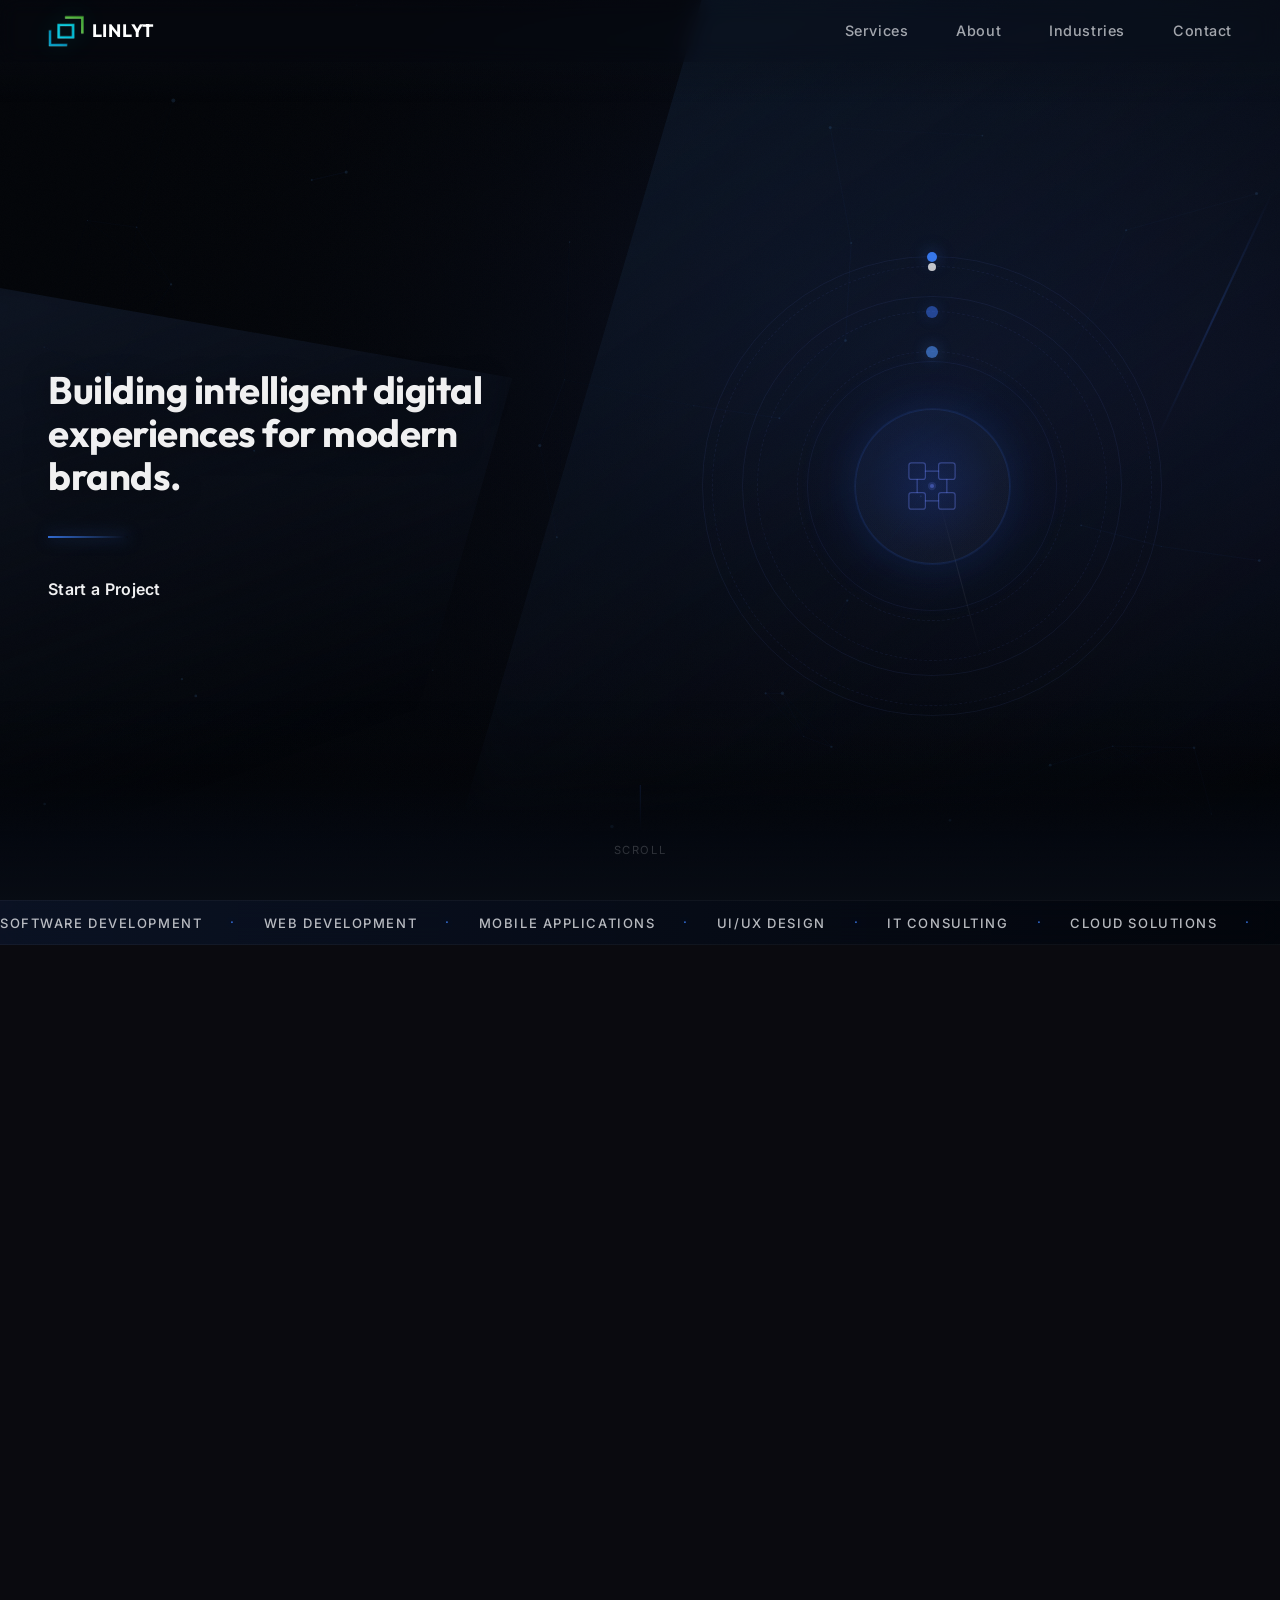
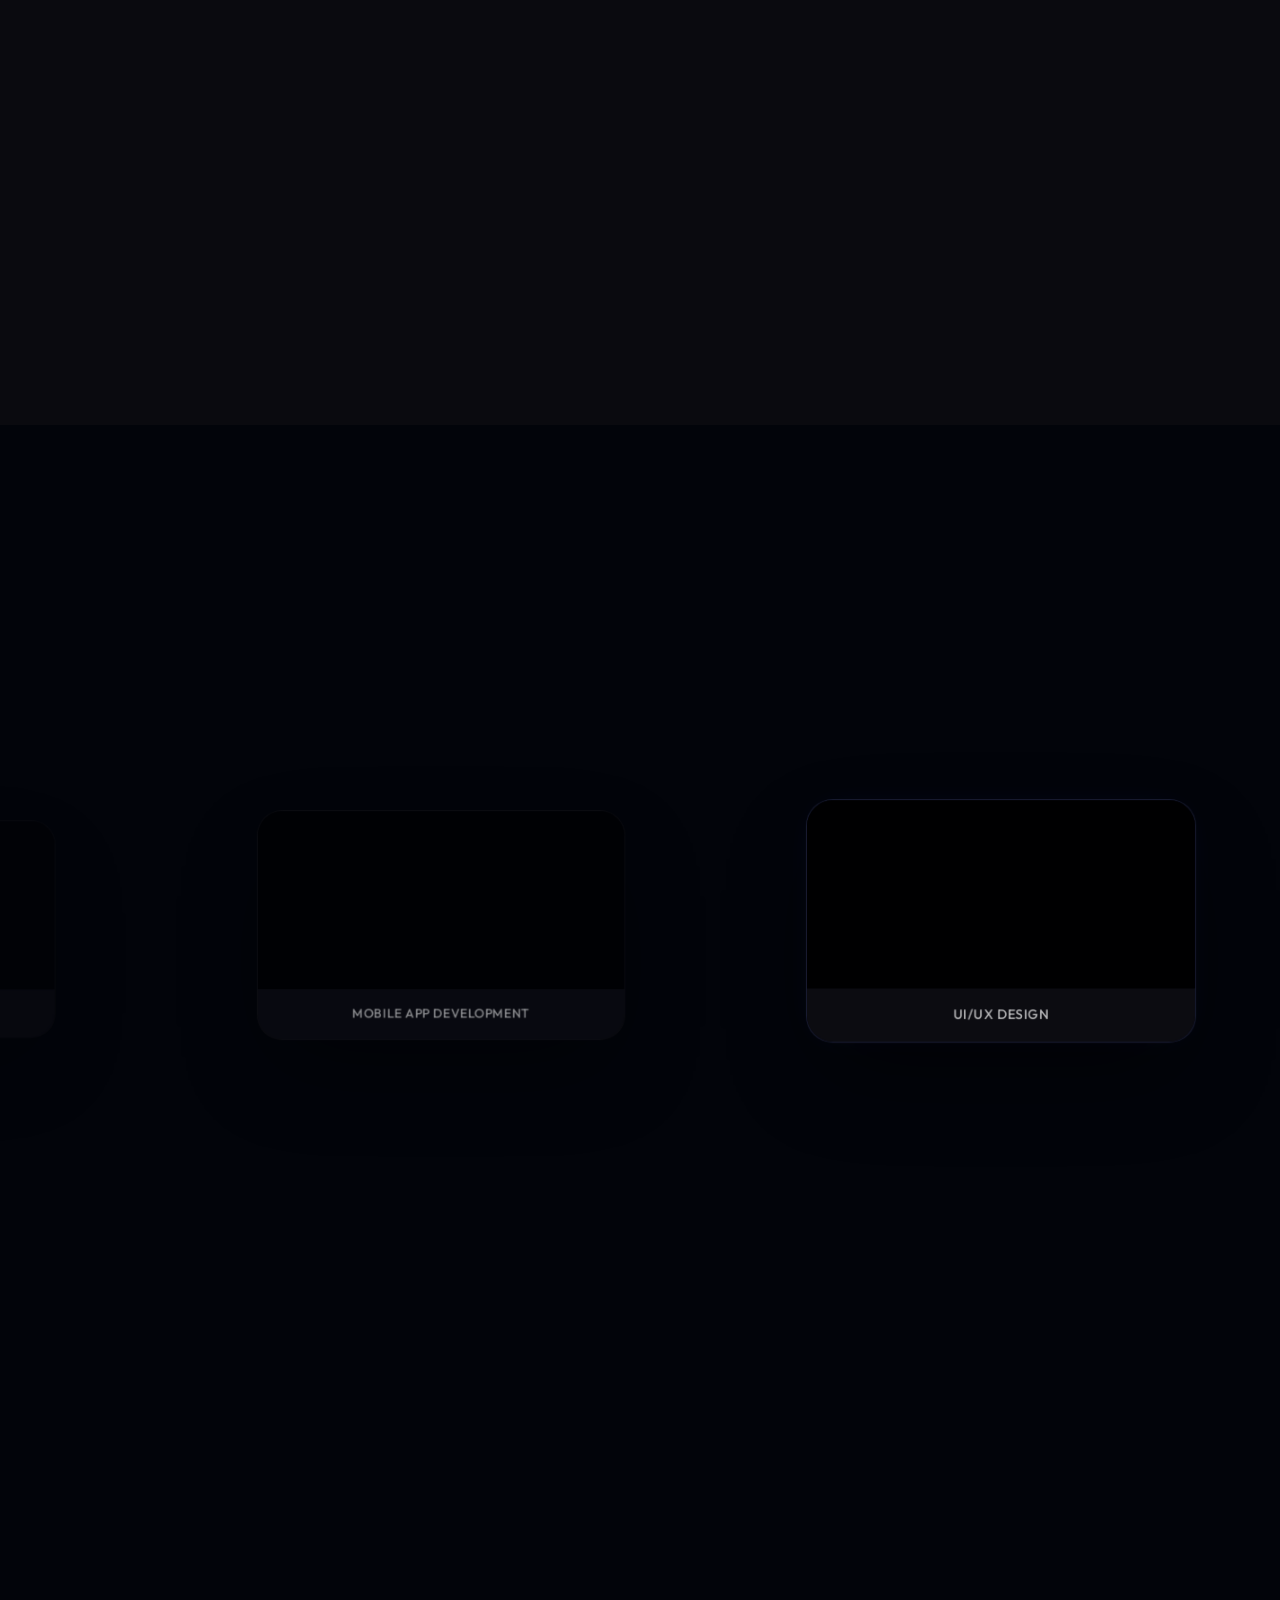
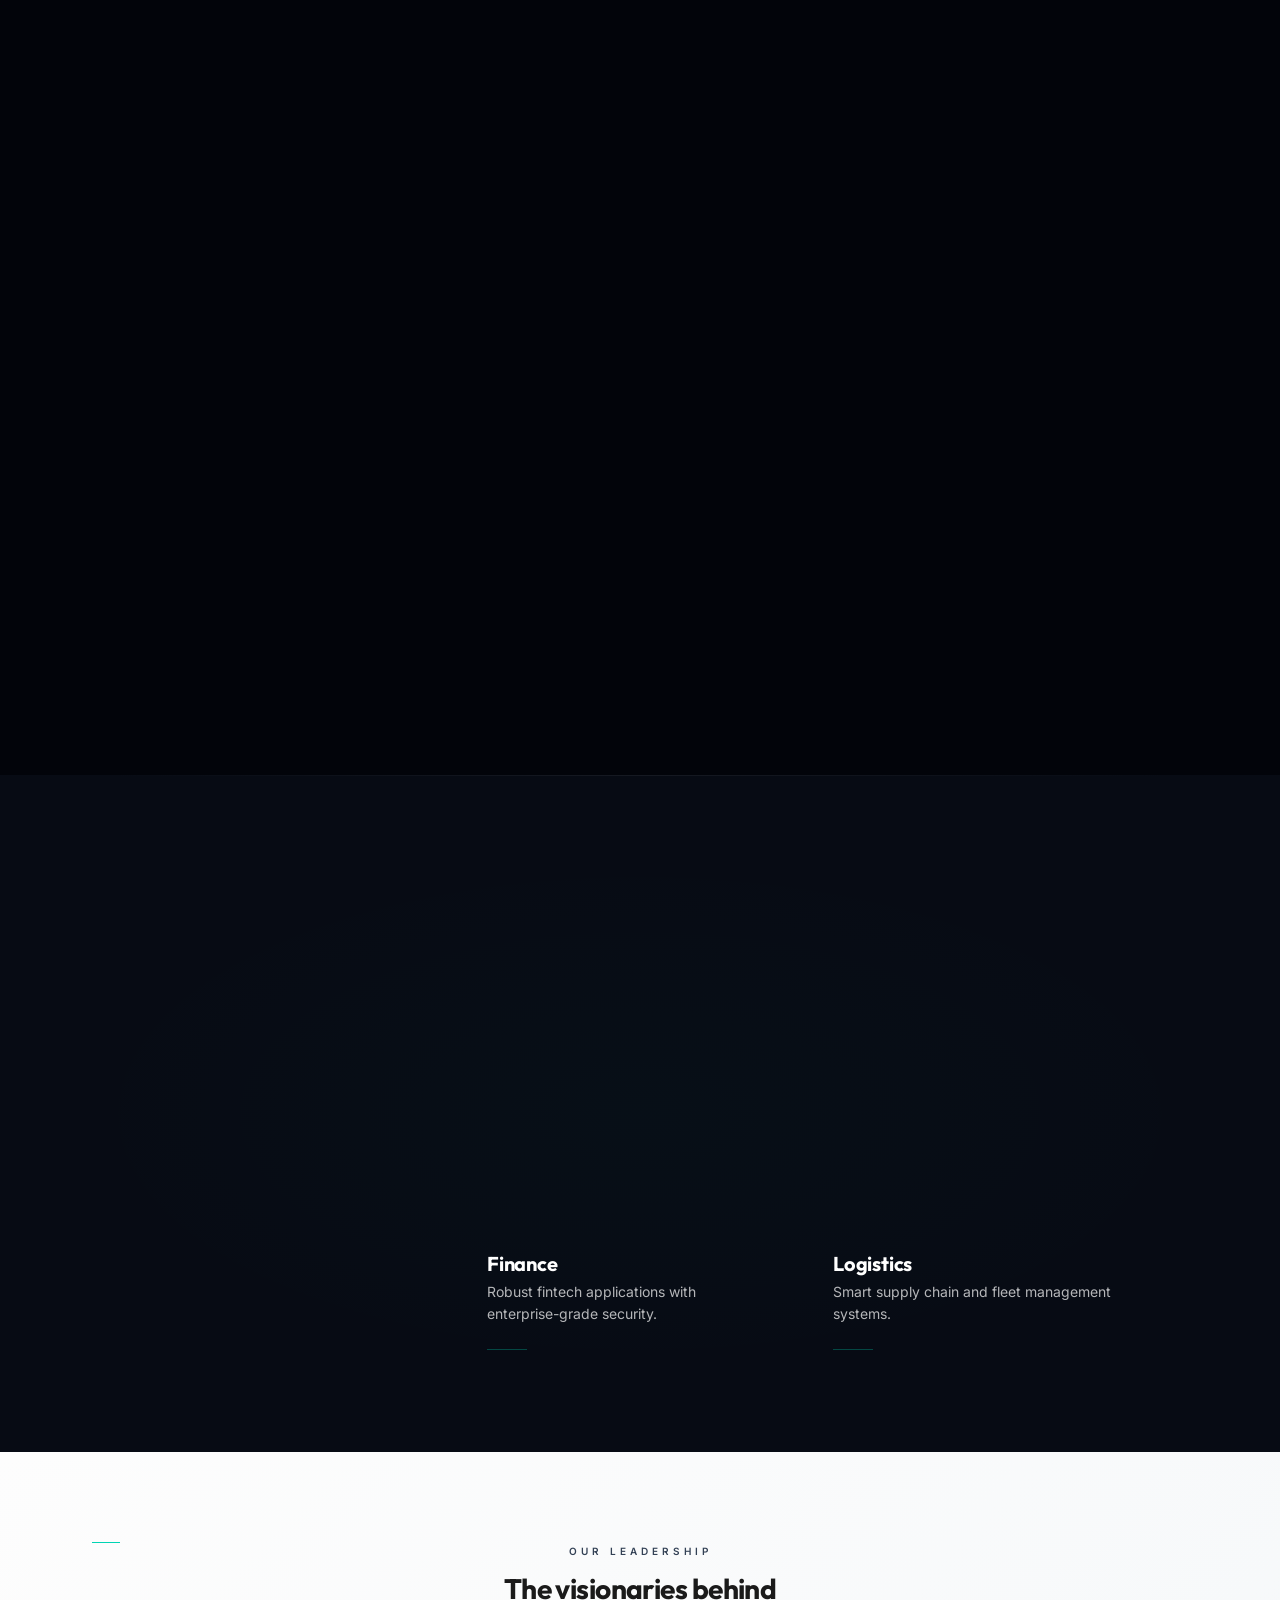
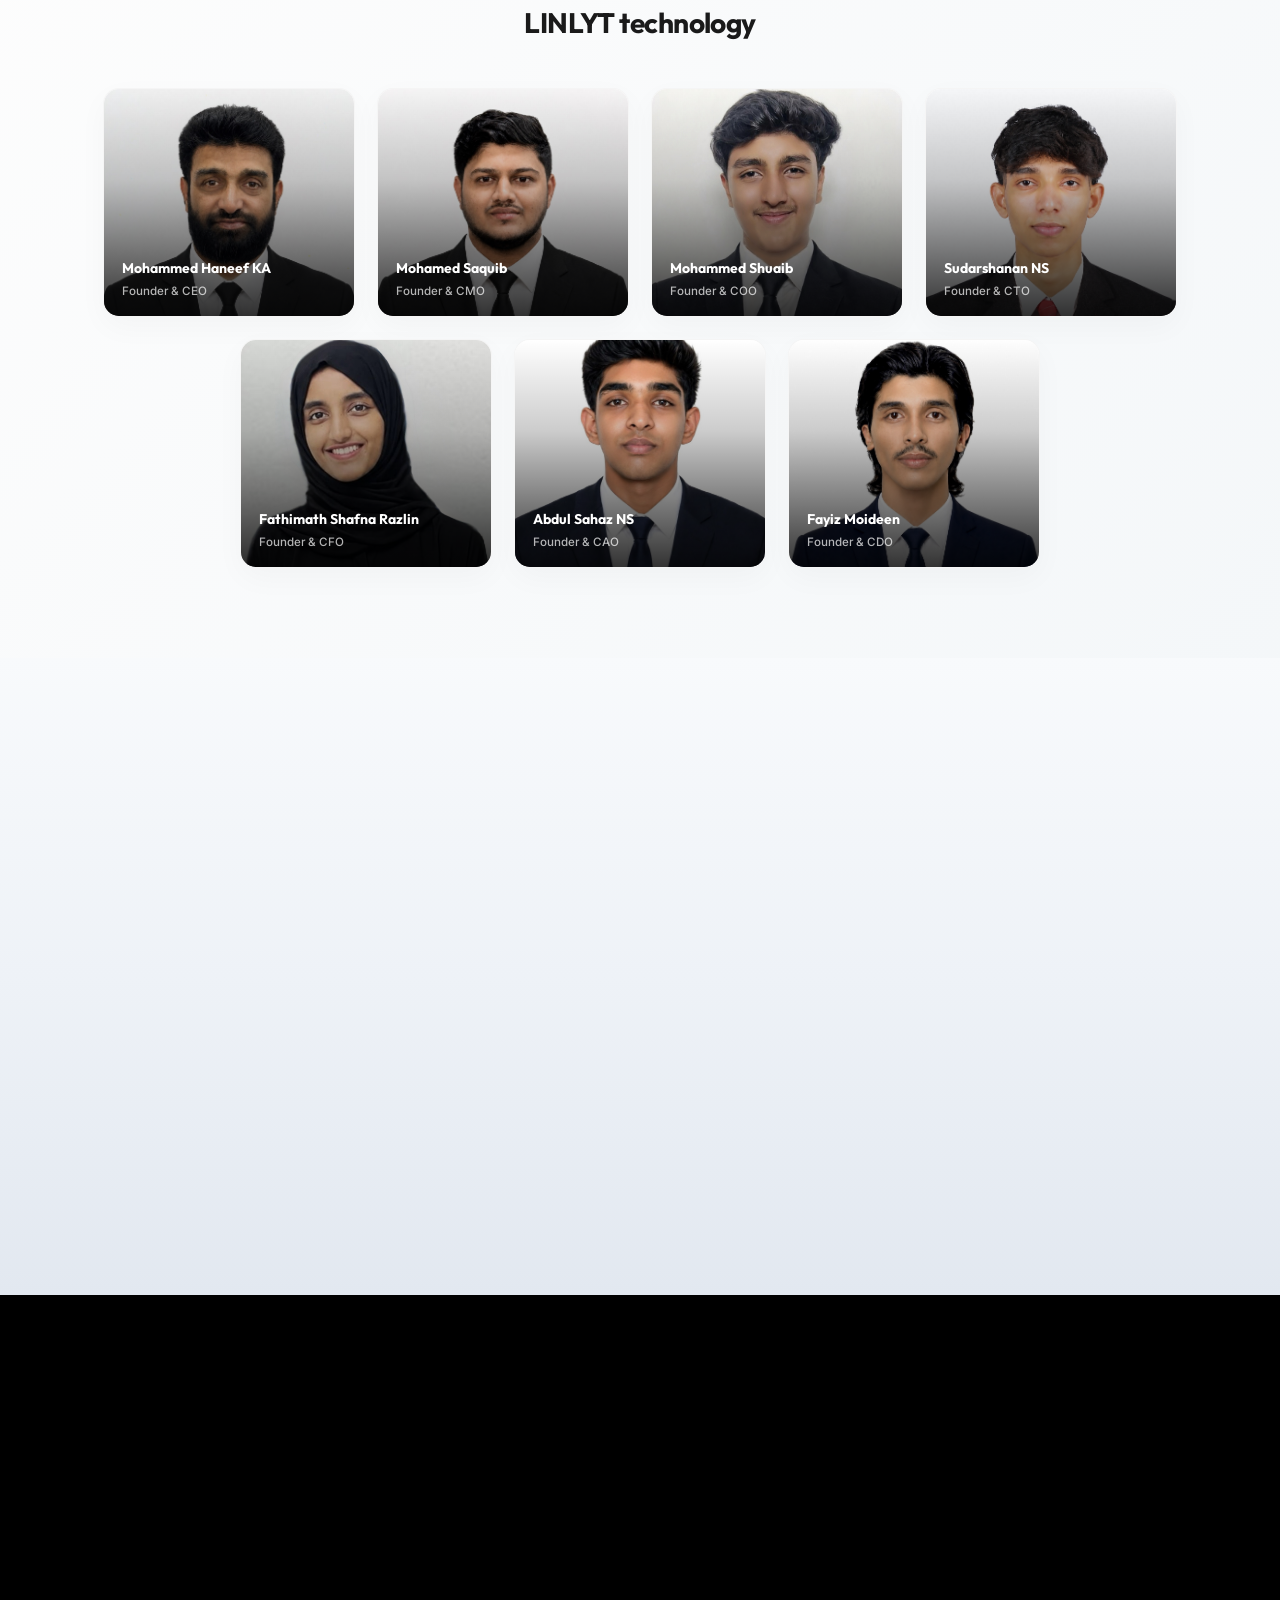
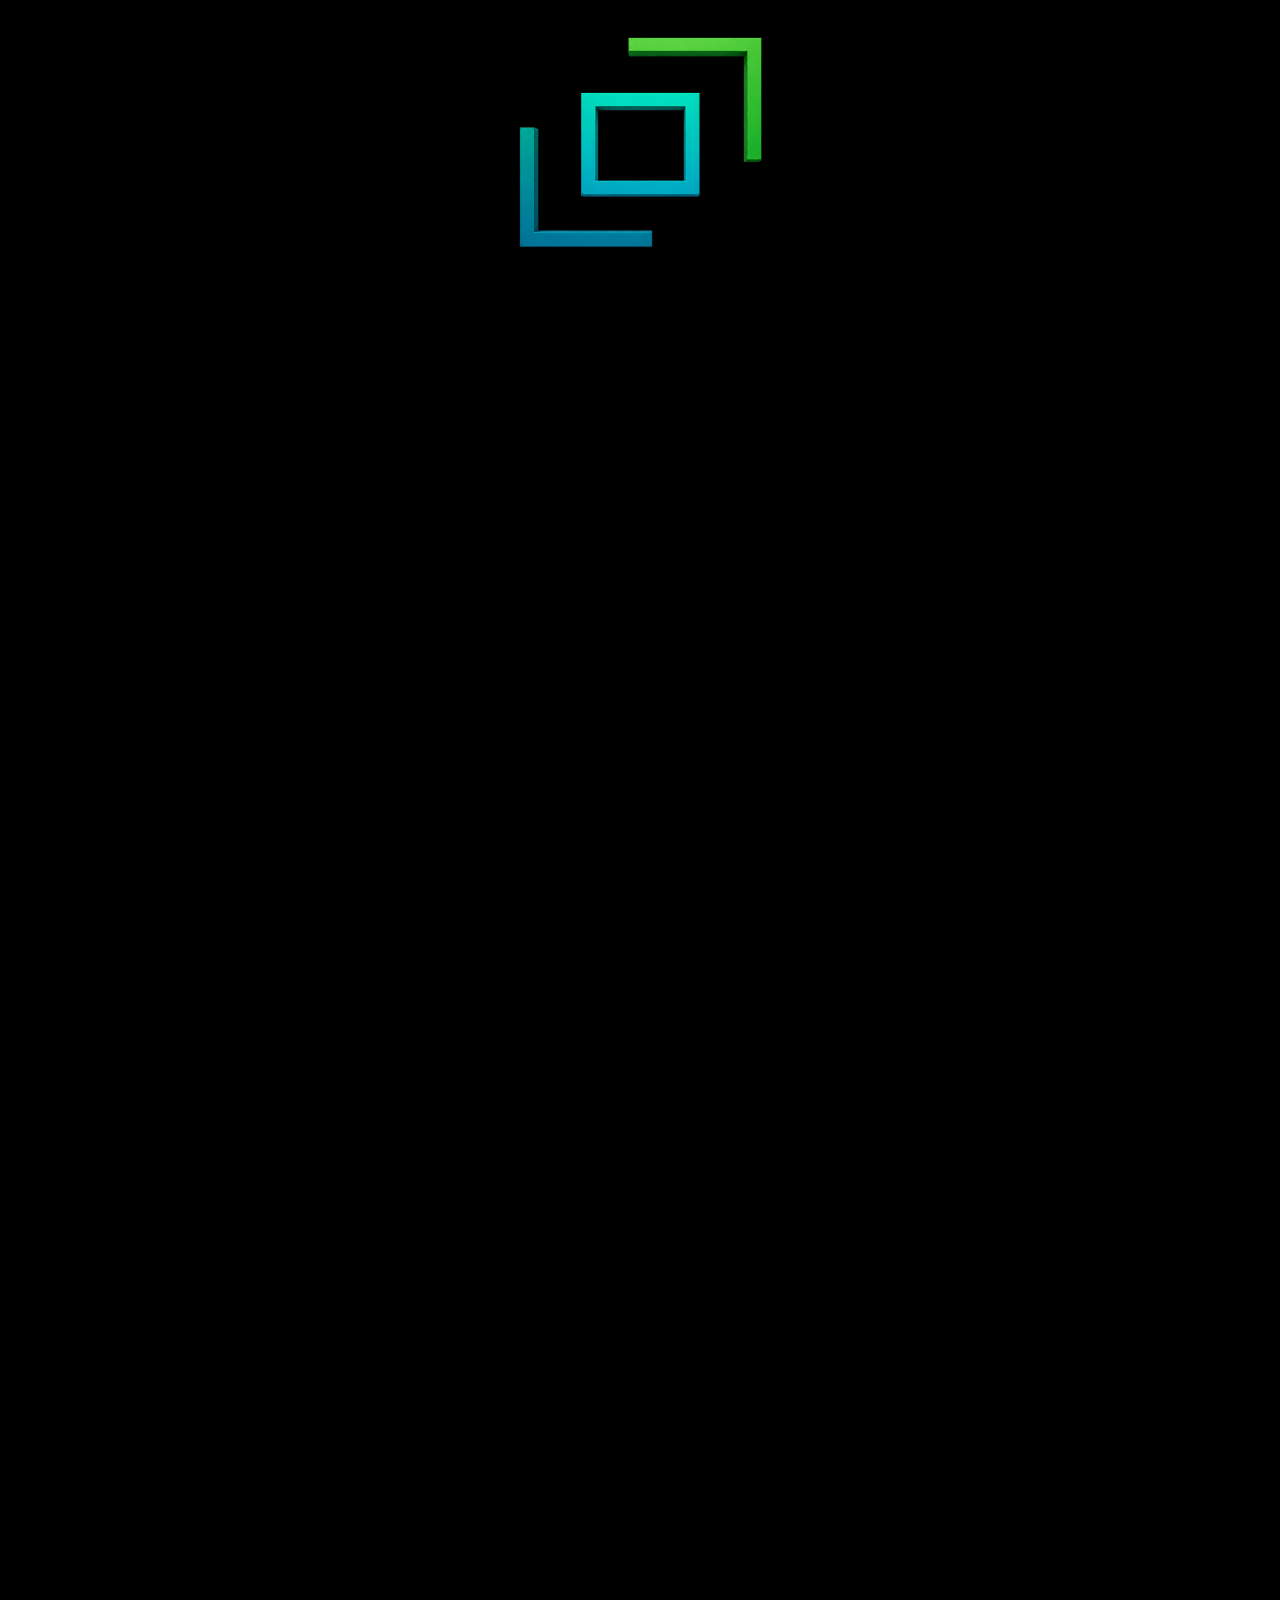
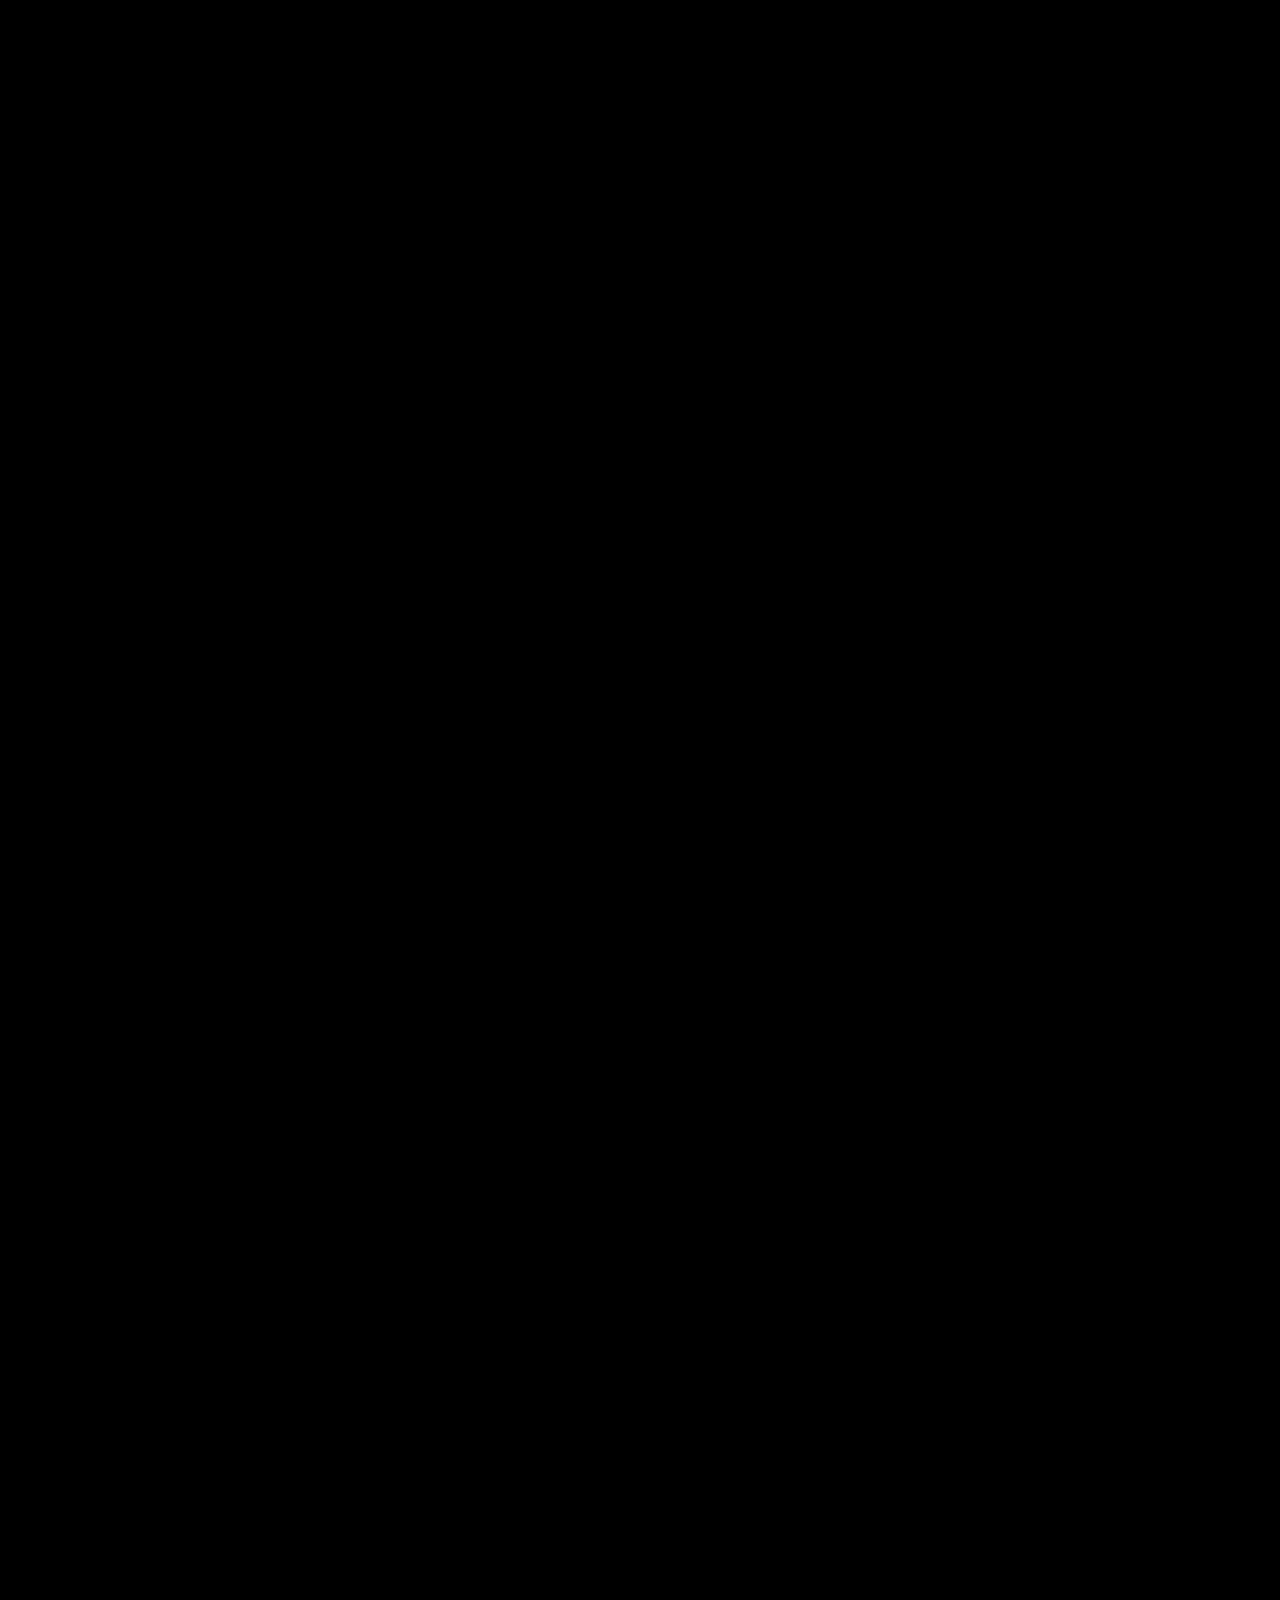
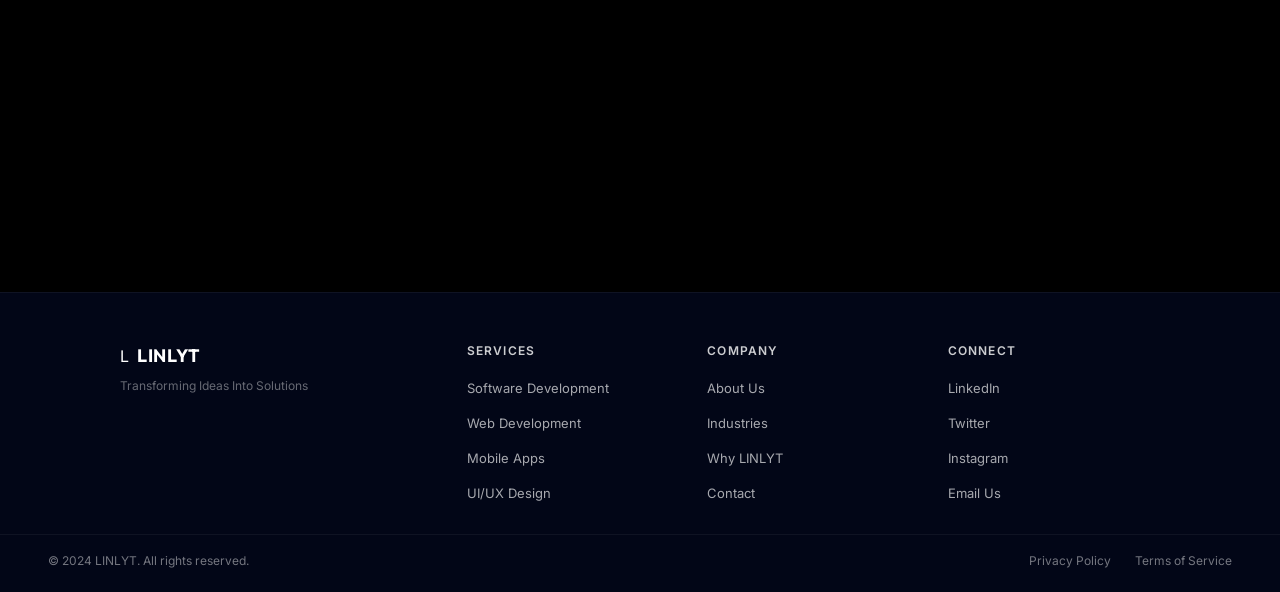
<file: index.html>
<!DOCTYPE html><!-- encoding test -->
<html lang="en">

<head>
  <meta charset="UTF-8" />
  <meta name="viewport" content="width=device-width, initial-scale=1.0" />
  <meta name="description"
    content="LINLYT — Transforming Ideas Into Scalable Digital Solutions. A forward-thinking technology company delivering software, web, and mobile solutions for businesses worldwide." />
  <title>LINLYT — Transforming Ideas Into Digital Solutions</title>
  <link rel="preconnect" href="https://fonts.googleapis.com" />
  <link rel="preconnect" href="https://fonts.gstatic.com" crossorigin />
  <link
    href="https://fonts.googleapis.com/css2?family=Inter:wght@300;400;500;600;700;800;900&family=Outfit:wght@300;400;500;600;700;800&display=swap"
    rel="stylesheet" />
  <link rel="stylesheet" href="style.css" />
</head>

<body>

  <!-- ═══════════════════════════════════════════
       NAVIGATION
  ═══════════════════════════════════════════ -->
  <nav id="navbar" class="navbar">
    <div class="nav-container">
      <a href="#" class="nav-logo" aria-label="LINLYT Home">
        <img src="public/newlogoai.png" alt="LINLYT logo" class="logo-image">
        <span class="logo-text">LINLYT</span>
      </a>
      <ul class="nav-links" role="list">
        <li><a href="#services" class="nav-link">Services</a></li>
        <li><a href="#about" class="nav-link">About</a></li>

        <li><a href="#projects" class="nav-link">Industries</a></li>
        <li><a href="#contact" class="nav-link">Contact</a></li>
      </ul>
      <button class="hamburger" id="hamburger" aria-label="Toggle menu" aria-expanded="false">
        <span></span><span></span><span></span>
      </button>
    </div>
    <div class="mobile-menu" id="mobile-menu">
      <ul role="list">
        <li><a href="#services" class="mobile-link">Services</a></li>
        <li><a href="#about" class="mobile-link">About</a></li>

        <li><a href="#projects" class="mobile-link">Industries</a></li>
        <li><a href="#contact" class="mobile-link">Contact</a></li>
      </ul>
    </div>
  </nav>


  <!-- ═══════════════════════════════════════════
       HERO SECTION
  ═══════════════════════════════════════════ -->
  <section class="hero" id="hero" aria-label="Hero">
    <div class="hero-shapes" aria-hidden="true">
      <div class="shape shape-1"></div>
      <div class="shape shape-2"></div>
      <div class="shape shape-3"></div>
      <div class="shape shape-4"></div>
      <div class="shape shape-noise"></div>
      <canvas id="hero-mesh" class="hero-mesh-canvas"></canvas>
      <div class="cursor-glow"></div>
    </div>

    <div class="hero-inner">
      <div class="hero-content">
        <div class="hero-caption-rotator">
          <div class="hero-caption active">
            <h1 class="hero-heading">
              Designing systems<br>
              around your business<br>
              needs.
            </h1>
          </div>
          <div class="hero-caption">
            <h1 class="hero-heading">
              Building intelligent digital<br>
              experiences for modern<br>
              brands.
            </h1>
          </div>
          <div class="hero-caption">
            <h1 class="hero-heading">
              Transforming ambitious<br>
              ideas into scalable<br>
              technology.
            </h1>
          </div>
          <div class="caption-underline"></div>
        </div>
        <div class="hero-actions">
          <a href="#contact" class="hero-text-cta">Start a Project</a>
        </div>
      </div>

      <div class="hero-visual" aria-hidden="true" aria-label="LINLYT technology illustration">
        <div class="hero-illustration float-slow">
          <div class="illus-core">
            <div class="illus-ring illus-ring-1"></div>
            <div class="illus-ring illus-ring-2"></div>
            <div class="illus-ring illus-ring-3"></div>
            <div class="illus-center">
              <div class="illus-glow"></div>
              <svg class="illus-icon" viewBox="0 0 80 80" fill="none" xmlns="http://www.w3.org/2000/svg">
                <rect x="12" y="12" width="20" height="20" rx="3" stroke="rgba(120, 140, 255, 0.4)" stroke-width="1.5"
                  fill="none" />
                <rect x="48" y="12" width="20" height="20" rx="3" stroke="rgba(120, 140, 255, 0.4)" stroke-width="1.5"
                  fill="none" />
                <rect x="12" y="48" width="20" height="20" rx="3" stroke="rgba(120, 140, 255, 0.4)" stroke-width="1.5"
                  fill="none" />
                <rect x="48" y="48" width="20" height="20" rx="3" stroke="rgba(120, 140, 255, 0.4)" stroke-width="1.5"
                  fill="none" />
                <path d="M32 22H48M22 32V48M58 32V48M32 58H48" stroke="rgba(120, 140, 255, 0.4)" stroke-width="1.5"
                  stroke-linecap="round" />
                <circle cx="40" cy="40" r="5" fill="rgba(120, 140, 255, 0.4)" opacity="0.4" />
                <circle cx="40" cy="40" r="2.5" fill="rgba(120, 140, 255, 0.4)" />
              </svg>
            </div>
          </div>
          <div class="orbit orbit-1">
            <div class="orbit-node node-teal"></div>
          </div>
          <div class="orbit orbit-2">
            <div class="orbit-node node-blue"></div>
          </div>
          <div class="orbit orbit-3">
            <div class="orbit-node node-white"></div>
          </div>
        </div>
      </div>
    </div>

    <div class="scroll-indicator" aria-label="Scroll down">
      <div class="scroll-line"></div>
      <span>Scroll</span>
    </div>
  </section>

  <!-- ═══════════════════════════════════════════
       MARQUEE RIBBON — Slim Transition Divider
  ═══════════════════════════════════════════ -->
  <div class="ribbon ribbon-divider" aria-hidden="true">
    <div class="ribbon-track">
      <span>Software Development</span><span class="ribbon-dot">·</span>
      <span>Web Development</span><span class="ribbon-dot">·</span>
      <span>Mobile Applications</span><span class="ribbon-dot">·</span>
      <span>UI/UX Design</span><span class="ribbon-dot">·</span>
      <span>IT Consulting</span><span class="ribbon-dot">·</span>
      <span>Cloud Solutions</span><span class="ribbon-dot">·</span>
      <span>Digital Transformation</span><span class="ribbon-dot">·</span>
      <span>Software Development</span><span class="ribbon-dot">·</span>
      <span>Web Development</span><span class="ribbon-dot">·</span>
      <span>Mobile Applications</span><span class="ribbon-dot">·</span>
      <span>UI/UX Design</span><span class="ribbon-dot">·</span>
      <span>IT Consulting</span><span class="ribbon-dot">·</span>
      <span>Assistant Support</span><span class="ribbon-dot">·</span>
    </div>
  </div>

  <!-- ═══════════════════════════════════════════
       ABOUT SECTION — Cinematic Immersive
  ═══════════════════════════════════════════ -->
  <section class="about" id="about" aria-label="About LINLYT">
    <div class="about-video-bg">
      <video src="public/linbg.mp4" autoplay muted loop playsinline></video>
      <div class="about-overlay"></div>
    </div>

    <div class="section-inner about-inner-cinematic">
      <div class="about-content-cinematic">
        <h2 class="about-heading-cinematic" data-seq-reveal="1">
          Forward-thinking technology<br />for your business
        </h2>
        <p class="about-description-cinematic" data-seq-reveal="2">
          LINLYT is a forward-thinking technology company delivering end-to-end digital
          and software solutions for businesses of all sizes. We specialize in building
          scalable, innovative, and user-centric products that empower organizations to
          grow and succeed in a competitive digital landscape.
        </p>
      </div>

      <div class="about-mac-window" data-seq-reveal="3">
        <div class="mac-title-bar">
          <div class="mac-dots">
            <span class="mac-dot red"></span>
            <span class="mac-dot yellow"></span>
            <span class="mac-dot green"></span>
          </div>
          <div class="mac-title">System Architecture</div>
        </div>
        <div class="mac-window-body">
          <aside class="mac-sidebar">
            <div class="sidebar-item active">
              <svg viewBox="0 0 24 24" fill="none" stroke="currentColor" stroke-width="2">
                <path d="M13 2L3 14h9l-1 8 10-12h-9l1-8z" />
              </svg>
              <span>Overview</span>
            </div>
            <div class="sidebar-item">
              <svg viewBox="0 0 24 24" fill="none" stroke="currentColor" stroke-width="2">
                <path
                  d="M21 16V8a2 2 0 00-1-1.73l-7-4a2 2 0 00-2 0l-7 4A2 2 0 003 8v8a2 2 0 001 1.73l7 4a2 2 0 002 0l7-4A2 2 0 0021 16z" />
                <polyline points="3.27 6.96 12 12.01 20.73 6.96" />
                <line x1="12" y1="22.08" x2="12" y2="12" />
              </svg>
              <span>Build</span>
            </div>
            <div class="sidebar-item">
              <svg viewBox="0 0 24 24" fill="none" stroke="currentColor" stroke-width="2">
                <circle cx="12" cy="12" r="3" />
                <path
                  d="M19.4 15a1.65 1.65 0 00.33 1.82l.06.06a2 2 0 010 2.83 2 2 0 01-2.83 0l-.06-.06a1.65 1.65 0 00-1.82-.33 1.65 1.65 0 00-1 1.51V21a2 2 0 01-2 2 2 2 0 01-2-2v-.09A1.65 1.65 0 009 19.4a1.65 1.65 0 00-1.82.33l-.06.06a2 2 0 01-2.83 0 2 2 0 010-2.83l.06-.06a1.65 1.65 0 00.33-1.82 1.65 1.65 0 00-1.51-1H3a2 2 0 01-2-2 2 2 0 012-2h.09A1.65 1.65 0 004.6 9a1.65 1.65 0 00-.33-1.82l-.06-.06a2 2 0 010-2.83 2 2 0 012.83 0l.06.06a1.65 1.65 0 001.82.33H9a1.65 1.65 0 001-1.51V3a2 2 0 012-2 2 2 0 012 2v.09a1.65 1.65 0 001 1.51 1.65 1.65 0 001.82-.33l.06-.06a2 2 0 012.83 0 2 2 0 010 2.83l-.06.06a1.65 1.65 0 00-.33 1.82V9a1.65 1.65 0 001.51 1H21a2 2 0 012 2 2 2 0 01-2 2h-.09a1.65 1.65 0 00-1.51 1z" />
              </svg>
              <span>Settings</span>
            </div>
          </aside>
          <main class="mac-main">
            <div class="mac-grid">
              <div class="mac-card">
                <div class="card-head">
                  <span class="card-dot"></span>
                  <h4>Fast Execution</h4>
                </div>
                <p>Rapid development cycles optimized for speed and quality.</p>
              </div>
              <div class="mac-card">
                <div class="card-head">
                  <span class="card-dot"></span>
                  <h4>Modern Tech Stack</h4>
                </div>
                <p>Built with industry-leading frameworks for maximum performance.</p>
              </div>
              <div class="mac-card">
                <div class="card-head">
                  <span class="card-dot"></span>
                  <h4>Scalable Architecture</h4>
                </div>
                <p>Intelligent systems designed to grow with your business needs.</p>
              </div>
              <div class="mac-card">
                <div class="card-head">
                  <span class="card-dot"></span>
                  <h4>Strong Design Focus</h4>
                </div>
                <p>Premium UI/UX tailored for impactful user experiences.</p>
              </div>
            </div>
          </main>
        </div>
      </div>
    </div>
  </section>


  <!-- ═══════════════════════════════════════════
       SERVICES SECTION — Video Carousel
  ═══════════════════════════════════════════ -->
  <section class="services" id="services" aria-label="Services">
    <div class="services-sticky-wrapper">
      <div class="services-grid">
        <!-- Left: Text Column (Fixed/Stable) -->
        <div class="services-text-col">
          <div class="services-text-content">
            <div class="services-indicator" data-reveal>Our Services</div>
            <h2 class="services-title" data-reveal data-delay="100">
              Forward-thinking solutions for digital excellence
            </h2>
            <p class="services-description" data-reveal data-delay="200">
              We combine technical expertise with creative vision to build products
              that drive growth and redefine possibilities.
            </p>
            <div class="services-counter" data-reveal data-delay="300">
              <span class="counter-current">01</span>
              <span class="counter-divider">/</span>
              <span class="counter-total">06</span>
            </div>
          </div>
        </div>

        <!-- Right: Visual Column (Carousel) -->
        <div class="services-visual-col">
          <div class="services-carousel-container">
            <div class="services-track">
              <div class="service-slide">
                <div class="service-video-wrap">
                  <video src="public/software.mp4" autoplay muted loop playsinline></video>
                </div>
                <p class="service-slide-name">Software Development</p>
              </div>

              <div class="service-slide">
                <div class="service-video-wrap">
                  <video src="public/web.mp4" autoplay muted loop playsinline></video>
                </div>
                <p class="service-slide-name">Web Development</p>
              </div>

              <div class="service-slide">
                <div class="service-video-wrap">
                  <video src="public/ap.mp4" autoplay muted loop playsinline></video>
                </div>
                <p class="service-slide-name">Mobile App Development</p>
              </div>

              <div class="service-slide">
                <div class="service-video-wrap">
                  <video src="public/uiux.mp4" autoplay muted loop playsinline></video>
                </div>
                <p class="service-slide-name">UI/UX Design</p>
              </div>

              <div class="service-slide">
                <div class="service-video-wrap">
                  <video src="public/it.mp4" autoplay muted loop playsinline></video>
                </div>
                <p class="service-slide-name">IT Consulting</p>
              </div>

              <div class="service-slide">
                <div class="service-video-wrap">
                  <video src="public/maintainance.mp4" autoplay muted loop playsinline></video>
                </div>
                <p class="service-slide-name">Maintenance & Support</p>
              </div>
            </div>
          </div>
        </div>
      </div>
    </div>
  </section>


  <!-- ═══════════════════════════════════════════
       INDUSTRIES SECTION
  ═══════════════════════════════════════════ -->
  <section class="projects" id="projects" aria-label="Industries">
    <div class="projects-video-bg">
      <video src="public/videoproject.mp4" autoplay muted loop playsinline></video>
      <div class="projects-video-overlay"></div>
    </div>
    <div class="projects-diagonal" aria-hidden="true"></div>
    <div class="section-inner">
      <div class="section-header" data-reveal>
        <p class="section-eyebrow eyebrow-light">Industries We Serve</p>
        <h2 class="section-title title-light">Delivering solutions<br />across every sector</h2>
      </div>

      <div class="projects-grid">
        <div class="industry-item" data-reveal>
          <div class="industry-info">
            <h3 class="industry-title">Startups</h3>
            <p class="industry-desc">Rapid prototyping and MVP development for visionary founders.</p>
          </div>
          <div class="industry-line"></div>
        </div>
        <div class="industry-item" data-reveal data-delay="100">
          <div class="industry-info">
            <h3 class="industry-title">E-commerce</h3>
            <p class="industry-desc">Scalable platforms optimized for conversion and growth.</p>
          </div>
          <div class="industry-line"></div>
        </div>
        <div class="industry-item" data-reveal data-delay="200">
          <div class="industry-info">
            <h3 class="industry-title">Healthcare</h3>
            <p class="industry-desc">Secure and compliant digital health solutions.</p>
          </div>
          <div class="industry-line"></div>
        </div>
        <div class="industry-item" data-reveal data-delay="300">
          <div class="industry-info">
            <h3 class="industry-title">Education</h3>
            <p class="industry-desc">Innovative learning management systems and apps.</p>
          </div>
          <div class="industry-line"></div>
        </div>
        <div class="industry-item" data-reveal data-delay="400">
          <div class="industry-info">
            <h3 class="industry-title">Finance</h3>
            <p class="industry-desc">Robust fintech applications with enterprise-grade security.</p>
          </div>
          <div class="industry-line"></div>
        </div>
        <div class="industry-item" data-reveal data-delay="500">
          <div class="industry-info">
            <h3 class="industry-title">Logistics</h3>
            <p class="industry-desc">Smart supply chain and fleet management systems.</p>
          </div>
          <div class="industry-line"></div>
        </div>
      </div>
    </div>
  </section>

  <!-- ═══════════════════════════════════════════
       TEAM SECTION
  ═══════════════════════════════════════════ -->
  <section class="team" id="team" aria-label="Our Team">
    <div class="section-inner">
      <div class="section-header">
        <p class="section-eyebrow">Our Leadership</p>
        <h2 class="section-title">The visionaries behind<br />LINLYT technology</h2>
      </div>

      <div class="leadership-grid">
        <!-- Card 1: Haneef -->
        <div class="founder-card">
          <div class="member-image-wrap">
            <img src="public/haneef.JPEG" alt="Mohammed Haneef KA" class="member-image">
            <div class="member-overlay">
              <div class="member-info">
                <h3 class="member-name">Mohammed Haneef KA</h3>
                <p class="member-role">Founder & CEO</p>
              </div>
            </div>
          </div>
        </div>

        <!-- Card 2: Saquib -->
        <div class="founder-card">
          <div class="member-image-wrap">
            <img src="public/saquib.JPEG" alt="Mohamed Saquib" class="member-image">
            <div class="member-overlay">
              <div class="member-info">
                <h3 class="member-name">Mohamed Saquib</h3>
                <p class="member-role">Founder & CMO</p>
              </div>
            </div>
          </div>
        </div>

        <!-- Card 3: Shuaib -->
        <div class="founder-card">
          <div class="member-image-wrap">
            <img src="public/shuaib.jpeg" alt="Mohammed Shuaib" class="member-image">
            <div class="member-overlay">
              <div class="member-info">
                <h3 class="member-name">Mohammed Shuaib</h3>
                <p class="member-role">Founder & COO</p>
              </div>
            </div>
          </div>
        </div>

        <!-- Card 4: Sudarshanan -->
        <div class="founder-card">
          <div class="member-image-wrap">
            <img src="public/sudulin.jpeg" alt="Sudarshanan NS" class="member-image">
            <div class="member-overlay">
              <div class="member-info">
                <h3 class="member-name">Sudarshanan NS</h3>
                <p class="member-role">Founder & CTO</p>
              </div>
            </div>
          </div>
        </div>

        <!-- Card 5: Razlin -->
        <div class="founder-card">
          <div class="member-image-wrap">
            <img src="public/razlin.jpg" alt="Fathimath Shafna Razlin" class="member-image">
            <div class="member-overlay">
              <div class="member-info">
                <h3 class="member-name">Fathimath Shafna Razlin</h3>
                <p class="member-role">Founder & CFO</p>
              </div>
            </div>
          </div>
        </div>

        <!-- Card 6: Sahaz -->
        <div class="founder-card">
          <div class="member-image-wrap">
            <img src="public/shaaz.jpeg" alt="Abdul Sahaz NS" class="member-image">
            <div class="member-overlay">
              <div class="member-info">
                <h3 class="member-name">Abdul Sahaz NS</h3>
                <p class="member-role">Founder & CAO</p>
              </div>
            </div>
          </div>
        </div>

        <!-- Card 7: Fayiz -->
        <div class="founder-card">
          <div class="member-image-wrap">
            <img src="public/fayiz.jpeg" alt="Fayiz Moideen" class="member-image">
            <div class="member-overlay">
              <div class="member-info">
                <h3 class="member-name">Fayiz Moideen</h3>
                <p class="member-role">Founder & CDO</p>
              </div>
            </div>
          </div>
        </div>
      </div>
    </div>
  </section>

  <!-- ═══════════════════════════════════════════
       WHY CHOOSE LINLYT
  ═══════════════════════════════════════════ -->
  <section class="process" id="process" aria-label="Why Choose LINLYT">
    <div class="section-inner">
      <div class="section-header" data-reveal>
        <p class="section-eyebrow">Why Choose Us</p>
        <h2 class="section-title">The LINLYT advantage<br />for your business</h2>
      </div>

      <div class="process-window" data-reveal>
        <div class="process-row">
          <div class="process-item" data-reveal data-delay="100">
            <div class="item-dot"></div>
            <h3 class="item-title">Tailored Solutions</h3>
            <p class="item-body">Custom products built to your exact business goals and growth vision.</p>
          </div>
          <div class="process-item" data-reveal data-delay="200">
            <div class="item-dot"></div>
            <h3 class="item-title">Expert Team</h3>
            <p class="item-body">Innovative developers and designers committed to excellence at every stage.</p>
          </div>
          <div class="process-item" data-reveal data-delay="300">
            <div class="item-dot"></div>
            <h3 class="item-title">On-Time Delivery</h3>
            <p class="item-body">Agile methodology ensures your product ships on schedule without compromise.</p>
          </div>
          <div class="process-item" data-reveal data-delay="400">
            <div class="item-dot"></div>
            <h3 class="item-title">Future-Ready</h3>
            <p class="item-body">Scalable architectures designed to adapt to the demands of tomorrow.</p>
          </div>
        </div>
      </div>
    </div>
  </section>

  <!-- ═══════════════════════════════════════════
       REVEAL SECTION — Cinematic Intro
  ═══════════════════════════════════════════ -->
  <section class="reveal-section" id="reveal">
    <div class="reveal-sticky">
      <div class="reveal-master-container">
        <div class="reveal-logo-container">
          <img src="public/image.png" alt="LINLYT" class="reveal-logo">
          <!-- Nested mask for perfect centering and clipping during zoom -->
          <div class="reveal-content-mask">
            <div class="reveal-content">
              <h2 class="reveal-heading">Where visionary design<br />meets powerful technology</h2>
              <p class="reveal-description">
                From concept to execution, LINLYT creates future-ready digital solutions
                that elevate brands, accelerate growth, and redefine how businesses
                connect with the modern world.
              </p>
            </div>
          </div>
        </div>
      </div>
    </div>
  </section>

  <!-- ═══════════════════════════════════════════
       CONTACT
  ═══════════════════════════════════════════ -->
  <section class="contact" id="contact" aria-label="Contact">
    <div class="contact-orbs" aria-hidden="true">
      <div class="contact-orb orb-1"></div>
      <div class="contact-orb orb-2"></div>
      <div class="contact-orb orb-3"></div>
    </div>

    <div class="section-inner contact-inner">
      <div class="contact-content-wrap reveal-left" data-reveal>
        <div class="contact-header">
          <span class="premium-label">Get In Touch</span>
          <h2 class="premium-heading">Where visionary design<br />meets powerful tech</h2>
          <p class="premium-paragraph">
            Tell us about your project and our team will come together to scope, design,
            and deliver a solution built around your business needs and growth goals.
          </p>
        </div>

        <div class="contact-cards-stack">
          <a href="mailto:teamlinlyt@gmail.com" class="premium-contact-card" id="contact-email">
            <div class="card-icon-wrap">
              <svg viewBox="0 0 24 24" fill="none" stroke="currentColor" stroke-width="2">
                <path d="M4 4h16c1.1 0 2 .9 2 2v12c0 1.1-.9 2-2 2H4c-1.1 0-2-.9-2-2V6c0-1.1.9-2 2-2z" />
                <path d="M22 6l-10 7L2 6" />
              </svg>
            </div>
            <div class="card-content">
              <span class="card-label">Email Us</span>
              <span class="card-value">teamlinlyt@gmail.com</span>
            </div>
          </a>

          <a href="tel:+919008635444" class="premium-contact-card" id="contact-phone">
            <div class="card-icon-wrap">
              <svg viewBox="0 0 24 24" fill="none" stroke="currentColor" stroke-width="2">
                <path
                  d="M22 16.92v3a2 2 0 01-2.18 2 19.79 19.79 0 01-8.63-3.07 19.5 19.5 0 01-6-6 19.79 19.79 0 01-3.07-8.67A2 2 0 014.11 2h3a2 2 0 012 1.72 12.81 12.81 0 00.7 2.81 2 2 0 01-.45 2.11L8.09 9.91a16 16 0 006 6l2.28-2.28a2 2 0 012.11-.45 12.84 12.84 0 002.81.7A2 2 0 0122 16.92z" />
              </svg>
            </div>
            <div class="card-content">
              <span class="card-label">Call Anytime</span>
              <span class="card-value">+91 900 8635 444</span>
            </div>
          </a>

          <a href="https://www.linlyt.com" target="_blank" rel="noopener" class="premium-contact-card"
            id="contact-website">
            <div class="card-icon-wrap">
              <svg viewBox="0 0 24 24" fill="none" stroke="currentColor" stroke-width="2">
                <circle cx="12" cy="12" r="10" />
                <path
                  d="M2 12h20M12 2a15.3 15.3 0 014 10 15.3 15.3 0 01-4 10 15.3 15.3 0 01-4-10 15.3 15.3 0 014-10z" />
              </svg>
            </div>
            <div class="card-content">
              <span class="card-label">Visit Website</span>
              <span class="card-value">www.linlyt.com</span>
            </div>
          </a>
        </div>
      </div>

      <div class="contact-form-wrapper reveal-right" data-reveal data-delay="150">
        <div class="luxury-form-panel">
          <form class="luxury-contact-form" id="contact-form" novalidate>
            <div class="form-row">
              <div class="luxury-input-group" id="group-name">
                <input type="text" id="cf-name" name="name" placeholder=" " required />
                <label for="cf-name">Full Name</label>
                <div class="input-glow"></div>
                <span class="field-error" id="err-name">Please enter your name</span>
              </div>
              <div class="luxury-input-group">
                <input type="text" id="cf-company" name="company" placeholder=" " />
                <label for="cf-company">Company</label>
                <div class="input-glow"></div>
              </div>
            </div>

            <div class="luxury-input-group" id="group-email">
              <input type="email" id="cf-email" name="email" placeholder=" " required />
              <label for="cf-email">Email Address</label>
              <div class="input-glow"></div>
              <span class="field-error" id="err-email">Please enter a valid email</span>
            </div>

            <!-- Custom Service Dropdown (CSD) -->
            <div class="luxury-input-group csd-wrap" id="csd-wrap">
              <input type="hidden" id="cf-project" name="project" />
              <div class="csd-trigger" id="csd-trigger" role="button" tabindex="0" aria-haspopup="listbox" aria-expanded="false">
                <span class="csd-display" id="csd-display"></span>
                <label class="csd-label">Service Needed</label>
                <svg class="csd-chevron" viewBox="0 0 24 24" fill="none" stroke="currentColor" stroke-width="2">
                  <path d="M6 9l6 6 6-6"/>
                </svg>
              </div>
              <ul class="csd-list" id="csd-list" role="listbox">
                <li class="csd-option" role="option" data-value="Web Development">Web Development</li>
                <li class="csd-option" role="option" data-value="Mobile App Development">Mobile App Development</li>
                <li class="csd-option" role="option" data-value="UI/UX Design">UI/UX Design</li>
                <li class="csd-option" role="option" data-value="Branding">Branding</li>
                <li class="csd-option" role="option" data-value="AI Solutions">AI Solutions</li>
                <li class="csd-option" role="option" data-value="SaaS Development">SaaS Development</li>
                <li class="csd-option" role="option" data-value="IT Consulting">IT Consulting</li>
                <li class="csd-option" role="option" data-value="Maintenance & Support">Maintenance & Support</li>
              </ul>
              <span class="field-error" id="err-project">Please select a service</span>
            </div>

            <div class="luxury-input-group" id="group-message">
              <textarea id="cf-message" name="message" rows="4" placeholder=" " required></textarea>
              <label for="cf-message">Tell us about your project…</label>
              <div class="input-glow"></div>
              <span class="field-error" id="err-message">Please enter your project details</span>
            </div>

            <button type="submit" class="premium-cta-submit" id="form-submit-btn">
              <span>Send Message</span>
              <svg viewBox="0 0 24 24" fill="none" stroke="currentColor" stroke-width="2.5">
                <path d="M5 12h14M12 5l7 7-7 7" />
              </svg>
            </button>
          </form>
        </div>
        <div class="panel-background-glow"></div>
      </div>
    </div>
  </section>

  <!-- ═══════════════════════════════════════════
       FOOTER
  ═══════════════════════════════════════════ -->
  <footer class="footer" id="footer" aria-label="Footer">
    <div class="footer-top">
      <div class="section-inner footer-inner">
        <div class="footer-brand">
          <a href="#" class="nav-logo" aria-label="LINLYT">
            <span class="logo-mark">L</span>
            <span class="logo-text">LINLYT</span>
          </a>
          <p class="footer-tagline">Transforming Ideas Into Solutions</p>
        </div>
        <nav class="footer-nav" aria-label="Footer navigation">
          <div class="footer-col">
            <h4>Services</h4>
            <ul>
              <li><a href="#services">Software Development</a></li>
              <li><a href="#services">Web Development</a></li>
              <li><a href="#services">Mobile Apps</a></li>
              <li><a href="#services">UI/UX Design</a></li>
            </ul>
          </div>
          <div class="footer-col">
            <h4>Company</h4>
            <ul>
              <li><a href="#about">About Us</a></li>
              <li><a href="#projects">Industries</a></li>
              <li><a href="#process">Why LINLYT</a></li>
              <li><a href="#contact">Contact</a></li>
            </ul>
          </div>
          <div class="footer-col">
            <h4>Connect</h4>
            <ul>
              <li><a href="#" id="footer-linkedin">LinkedIn</a></li>
              <li><a href="#" id="footer-twitter">Twitter</a></li>
              <li><a href="#" id="footer-instagram">Instagram</a></li>
              <li><a href="mailto:teamlinlyt@gmail.com" id="footer-email">Email Us</a></li>
            </ul>
          </div>
        </nav>
      </div>
    </div>
    <div class="footer-bottom">
      <div class="section-inner footer-bottom-inner">
        <p>© 2024 LINLYT. All rights reserved.</p>
        <div class="footer-legal">
          <a href="#" id="footer-privacy">Privacy Policy</a>
          <a href="#" id="footer-terms">Terms of Service</a>
        </div>
      </div>
    </div>
  </footer>

  <script src="main.js"></script>
  <script>
    /**
     * LINLYT — Global Animation & Interaction Manager
     * Handles: Replay on Scroll, Hero Mesh, Caption Rotation, and Services Parallax
     */
    (function () {
      // ─── 1. GLOBAL REPLAY-ON-SCROLL OBSERVER ─────────────────
      const revealElements = document.querySelectorAll('[data-reveal]:not(#about *), .ribbon');
      const serviceSlidesList = document.querySelectorAll('.service-slide');

      const revealObserver = new IntersectionObserver((entries) => {
        entries.forEach(entry => {
          if (entry.isIntersecting) {
            const delay = entry.target.getAttribute('data-delay') || 0;
            const seqDelay = entry.target.getAttribute('data-seq-reveal') ? (entry.target.getAttribute('data-seq-reveal') * 200) : 0;
            const totalDelay = parseInt(delay) + seqDelay;

            setTimeout(() => {
              if (entry.target.classList.contains('ribbon')) {
                entry.target.classList.add('ribbon-surfaced');
              } else {
                entry.target.classList.add('revealed');
              }
            }, totalDelay);
          } else {
            if (entry.target.classList.contains('ribbon')) {
              entry.target.classList.remove('ribbon-surfaced');
            } else {
              entry.target.classList.remove('revealed');
            }
          }
        });
      }, {
        threshold: 0.15,
        rootMargin: '0px 0px -50px 0px'
      });

      revealElements.forEach(el => revealObserver.observe(el));
      serviceSlidesList.forEach(el => revealObserver.observe(el));


      // ─── 2. ABOUT SECTION DEDICATED REPLAY FIX ──────────────
      const aboutSection = document.getElementById('about');
      const aboutElements = aboutSection ? aboutSection.querySelectorAll('[data-reveal], [data-seq-reveal]') : [];

      const aboutObserver = new IntersectionObserver((entries) => {
        entries.forEach(entry => {
          if (entry.isIntersecting) {
            entry.target.classList.add('active');
            aboutElements.forEach((el) => {
              const delay = el.getAttribute('data-delay') || 0;
              const seq = el.getAttribute('data-seq-reveal') || 0;
              const totalDelay = parseInt(delay) + (parseInt(seq) * 200);

              setTimeout(() => {
                if (entry.target.classList.contains('active')) {
                  el.classList.add('revealed');
                }
              }, totalDelay);
            });
          } else {
            entry.target.classList.remove('active');
            aboutElements.forEach(el => el.classList.remove('revealed'));
          }
        });
      }, {
        threshold: 0.2,
        rootMargin: '0px 0px -10% 0px'
      });

      if (aboutSection) aboutObserver.observe(aboutSection);


      // ─── 3. SERVICES SCROLL-DRIVEN SHOWCASE ──────────────
      (function () {
        const servicesSection = document.querySelector('.services');
        const slides = document.querySelectorAll('.service-slide');
        const counterCurrent = document.querySelector('.counter-current');

        if (!servicesSection || !slides.length) return;

        let lerpVirtualIndex = 0;

        function updateServicesShowcase() {
          const rect = servicesSection.getBoundingClientRect();
          const viewportH = window.innerHeight;
          const sectionH = rect.height;

          const totalScroll = sectionH - viewportH;
          const currentScroll = -rect.top;
          const progress = Math.min(Math.max(currentScroll / totalScroll, 0), 1);

          // Horizontal Glide Mapping
          const targetVirtualIndex = progress * (slides.length - 1);
          if (!isNaN(targetVirtualIndex)) {
            lerpVirtualIndex += (targetVirtualIndex - lerpVirtualIndex) * 0.05; // Slightly slower lerp for luxury feel
          }

          // Update Counter
          if (counterCurrent) {
            const activeIndex = Math.round(lerpVirtualIndex);
            counterCurrent.textContent = (activeIndex + 1).toString().padStart(2, '0');
          }

          slides.forEach((slide, i) => {
            const distance = i - lerpVirtualIndex;
            const absDist = Math.abs(distance);

            // Premium Depth Carousel Mapping
            const translateX = distance * 560; // Increased spacing
            const translateY = (1 - Math.min(absDist, 1)) * -12; // Active card elevation
            const translateZ = -absDist * 180; // Depth push
            const scale = 1.0 - Math.min(absDist, 1) * 0.15;

            // Opacity & Blur curves
            const opacity = 1.0 - Math.min(absDist, 1) * 0.6;
            const blur = Math.min(absDist, 1) * 4;
            const zIndex = 30 - Math.floor(absDist * 10);

            // Apply hardware-accelerated style
            slide.style.transform = `translate3d(${translateX}px, ${translateY}px, ${translateZ}px) scale(${scale})`;
            slide.style.opacity = Math.max(opacity, 0.15);
            slide.style.filter = `blur(${blur}px)`;
            slide.style.zIndex = zIndex;

            if (absDist < 0.5) {
              slide.classList.add('is-active');
            } else {
              slide.classList.remove('is-active');
            }
          });

          requestAnimationFrame(updateServicesShowcase);
        }

        requestAnimationFrame(updateServicesShowcase);
      })();








      // ─── 4. HERO MESH ANIMATION (Interactive) ───────────────
      (function () {
        const canvas = document.getElementById('hero-mesh');
        const cursorGlow = document.querySelector('.cursor-glow');
        const hero = document.getElementById('hero');
        if (!canvas) return;
        const ctx = canvas.getContext('2d');

        let width, height, points = [];
        const pointCount = 45;
        const connectionDist = 180;
        const speed = 0.4;

        let mouse = { x: 0, y: 0 };
        let lerpMouse = { x: 0, y: 0 };
        let firstMove = true;
        let isInside = false;

        function init() {
          width = canvas.width = window.innerWidth;
          height = canvas.height = window.innerHeight;
          points = [];
          for (let i = 0; i < pointCount; i++) {
            points.push({
              x: Math.random() * width,
              y: Math.random() * height,
              vx: (Math.random() - 0.5) * speed - speed * 0.5,
              vy: (Math.random() - 0.5) * speed,
              size: Math.random() * 1.5 + 0.5,
              baseSize: 0
            });
            points[i].baseSize = points[i].size;
          }
        }

        hero.addEventListener('mousemove', (e) => {
          const rect = hero.getBoundingClientRect();
          const targetX = e.clientX - rect.left;
          const targetY = e.clientY - rect.top;
          
          mouse.x = targetX;
          mouse.y = targetY;
          isInside = true;

          if (firstMove) {
            lerpMouse.x = targetX;
            lerpMouse.y = targetY;
            firstMove = false;
            if (cursorGlow) cursorGlow.style.opacity = '1';
          }
        });

        hero.addEventListener('mouseleave', () => {
          isInside = false;
          if (cursorGlow) cursorGlow.style.opacity = '0';
        });

        const cta = document.querySelector('.hero-actions');
        if (cta && cursorGlow) {
          cta.addEventListener('mouseenter', () => cursorGlow.classList.add('magnetic'));
          cta.addEventListener('mouseleave', () => cursorGlow.classList.remove('magnetic'));
        }

        function draw() {
          ctx.clearRect(0, 0, width, height);
          
          // Smoother, more responsive lerp (0.15 for snappier follow)
          const factor = 0.15;
          lerpMouse.x += (mouse.x - lerpMouse.x) * factor;
          lerpMouse.y += (mouse.y - lerpMouse.y) * factor;

          if (cursorGlow && isInside) {
            cursorGlow.style.transform = `translate3d(${lerpMouse.x}px, ${lerpMouse.y}px, 0) translate(-50%, -50%)`;
          }

          const gradient = ctx.createLinearGradient(width, 0, width * 0.5, height);
          gradient.addColorStop(0, 'rgba(80, 150, 255, 0.15)');
          gradient.addColorStop(1, 'rgba(40, 80, 255, 0)');
          ctx.strokeStyle = gradient;

          points.forEach(p => {
            p.x += p.vx; p.y += p.vy;
            if (p.x < 0) p.x = width; if (p.x > width) p.x = 0;
            if (p.y < 0) p.y = height; if (p.y > height) p.y = 0;

            const mDx = p.x - lerpMouse.x;
            const mDy = p.y - lerpMouse.y;
            const mDist = Math.sqrt(mDx * mDx + mDy * mDy);

            if (mDist < 200) {
              p.size = p.baseSize + (1 - mDist / 200) * 2;
              ctx.fillStyle = `rgba(120, 180, 255, ${0.2 + (1 - mDist / 200) * 0.4})`;
            } else {
              p.size = p.baseSize;
              ctx.fillStyle = 'rgba(100, 180, 255, 0.2)';
            }
            ctx.beginPath(); ctx.arc(p.x, p.y, p.size, 0, Math.PI * 2); ctx.fill();

            points.forEach(p2 => {
              const dx = p.x - p2.x; const dy = p.y - p2.y;
              const dist = Math.sqrt(dx * dx + dy * dy);
              if (dist < connectionDist && dist > 0) {
                ctx.lineWidth = (1 - dist / connectionDist) * 0.8;
                ctx.beginPath(); ctx.moveTo(p.x, p.y); ctx.lineTo(p2.x, p2.y); ctx.stroke();
              }
            });
          });
          requestAnimationFrame(draw);
        }
        window.addEventListener('resize', init);
        init(); draw();
      })();


      // ─── 5. HERO CAPTION ROTATION (With Scroll Pause) ───────
      (function () {
        const captions = document.querySelectorAll('.hero-caption');
        const heroSection = document.getElementById('hero');
        if (!captions.length) return;

        let currentIndex = 0;
        let rotationInterval;
        const displayTime = 4000;

        function rotateCaptions() {
          const current = captions[currentIndex];
          const nextIndex = (currentIndex + 1) % captions.length;
          const next = captions[nextIndex];

          current.classList.remove('active');
          current.classList.add('exit');
          next.classList.remove('exit');
          next.classList.add('active');

          setTimeout(() => { current.classList.remove('exit'); }, 1100);
          currentIndex = nextIndex;
        }

        const heroObserver = new IntersectionObserver((entries) => {
          if (entries[0].isIntersecting) {
            if (!rotationInterval) rotationInterval = setInterval(rotateCaptions, displayTime);
          } else {
            clearInterval(rotationInterval);
            rotationInterval = null;
            // Reset to first caption when leaving
            currentIndex = 0;
            captions.forEach((c, i) => {
              c.classList.remove('active', 'exit');
              if (i === 0) c.classList.add('active');
            });
          }
        }, { threshold: 0.1 });

        heroObserver.observe(heroSection);
      })();
    })();
  </script>

  <script>
    document.addEventListener('DOMContentLoaded', function () {
      var form = document.getElementById('contact-form');
      var submitBtn = document.getElementById('form-submit-btn');

      // ── Custom Dropdown Logic ────────────────────────────
      var csdWrap = document.getElementById('csd-wrap');
      var csdTrigger = document.getElementById('csd-trigger');
      var csdList = document.getElementById('csd-list');
      var csdDisplay = document.getElementById('csd-display');
      var csdInput = document.getElementById('cf-project');
      var csdOptions = document.querySelectorAll('.csd-option');

      function toggleDropdown() {
        var isOpen = csdWrap.classList.contains('open');
        csdWrap.classList.toggle('open', !isOpen);
        csdTrigger.setAttribute('aria-expanded', !isOpen);
      }

      csdTrigger.addEventListener('click', function(e) {
        e.stopPropagation();
        toggleDropdown();
      });

      csdOptions.forEach(function(opt) {
        opt.addEventListener('click', function(e) {
          e.stopPropagation();
          var val = opt.getAttribute('data-value');
          csdInput.value = val;
          csdDisplay.textContent = val;
          csdWrap.classList.add('selected');
          csdWrap.classList.remove('open');
          csdTrigger.setAttribute('aria-expanded', 'false');
          
          // Clear error if selected
          csdWrap.classList.remove('has-error');

          csdOptions.forEach(function(o) { o.classList.remove('active'); });
          opt.classList.add('active');
        });
      });

      document.addEventListener('click', function() {
        csdWrap.classList.remove('open');
        csdTrigger.setAttribute('aria-expanded', 'false');
      });

      // ── Form Validation & WhatsApp ───────────────────────
      function isValidEmail(email) {
        return /^[^\s@]+@[^\s@]+\.[^\s@]+$/.test(email);
      }

      form.addEventListener('submit', function (e) {
        e.preventDefault();
        
        var name = (document.getElementById('cf-name').value || '').trim();
        var company = (document.getElementById('cf-company').value || '').trim() || 'Not provided';
        var email = (document.getElementById('cf-email').value || '').trim();
        var service = (csdInput.value || '').trim();
        var message = (document.getElementById('cf-message').value || '').trim();

        var errors = false;

        // Reset errors
        form.querySelectorAll('.luxury-input-group').forEach(function(g) { g.classList.remove('has-error'); });

        // Name
        if (!name) {
          document.getElementById('group-name').classList.add('has-error');
          errors = true;
        }
        
        // Email
        if (!email || !isValidEmail(email)) {
          var emailGrp = document.getElementById('group-email');
          emailGrp.classList.add('has-error');
          var errSpan = emailGrp.querySelector('.field-error');
          errSpan.textContent = !email ? 'Please enter your email' : 'Please enter a valid email address';
          errors = true;
        }

        // Service
        if (!service) {
          csdWrap.classList.add('has-error');
          errors = true;
        }

        // Message
        if (!message) {
          document.getElementById('group-message').classList.add('has-error');
          errors = true;
        }

        if (errors) return;

        // Loading state
        var btnSpan = submitBtn.querySelector('span');
        var origLabel = btnSpan ? btnSpan.textContent : 'Send Message';
        submitBtn.disabled = true;
        submitBtn.classList.add('is-loading');
        if (btnSpan) btnSpan.textContent = 'Preparing enquiry...';

        // Message building
        var waMessage = "Hello LINLYT,\n\nNew Enquiry Submitted\n\n" +
          "Name: " + name + "\n" +
          "Company: " + company + "\n" +
          "Email: " + email + "\n" +
          "Service Needed: " + service + "\n\n" +
          "Project Details:\n" + message + "\n\n" +
          "Please get back to me.";

        var waUrl = "https://wa.me/919008635444?text=" + encodeURIComponent(waMessage);

        setTimeout(function() {
          window.open(waUrl, '_blank');
          
          setTimeout(function() {
            submitBtn.disabled = false;
            submitBtn.classList.remove('is-loading');
            if (btnSpan) btnSpan.textContent = origLabel;
            form.reset();
            csdInput.value = '';
            csdDisplay.textContent = '';
            csdWrap.classList.remove('selected');
            csdOptions.forEach(function(o) { o.classList.remove('active'); });
          }, 1500);
        }, 800);
      });

      // Live validation clear
      form.querySelectorAll('input, textarea').forEach(function(el) {
        el.addEventListener('input', function() {
          el.closest('.luxury-input-group').classList.remove('has-error');
        });
      });
    });
  </script>
</body>

</html>
</file>
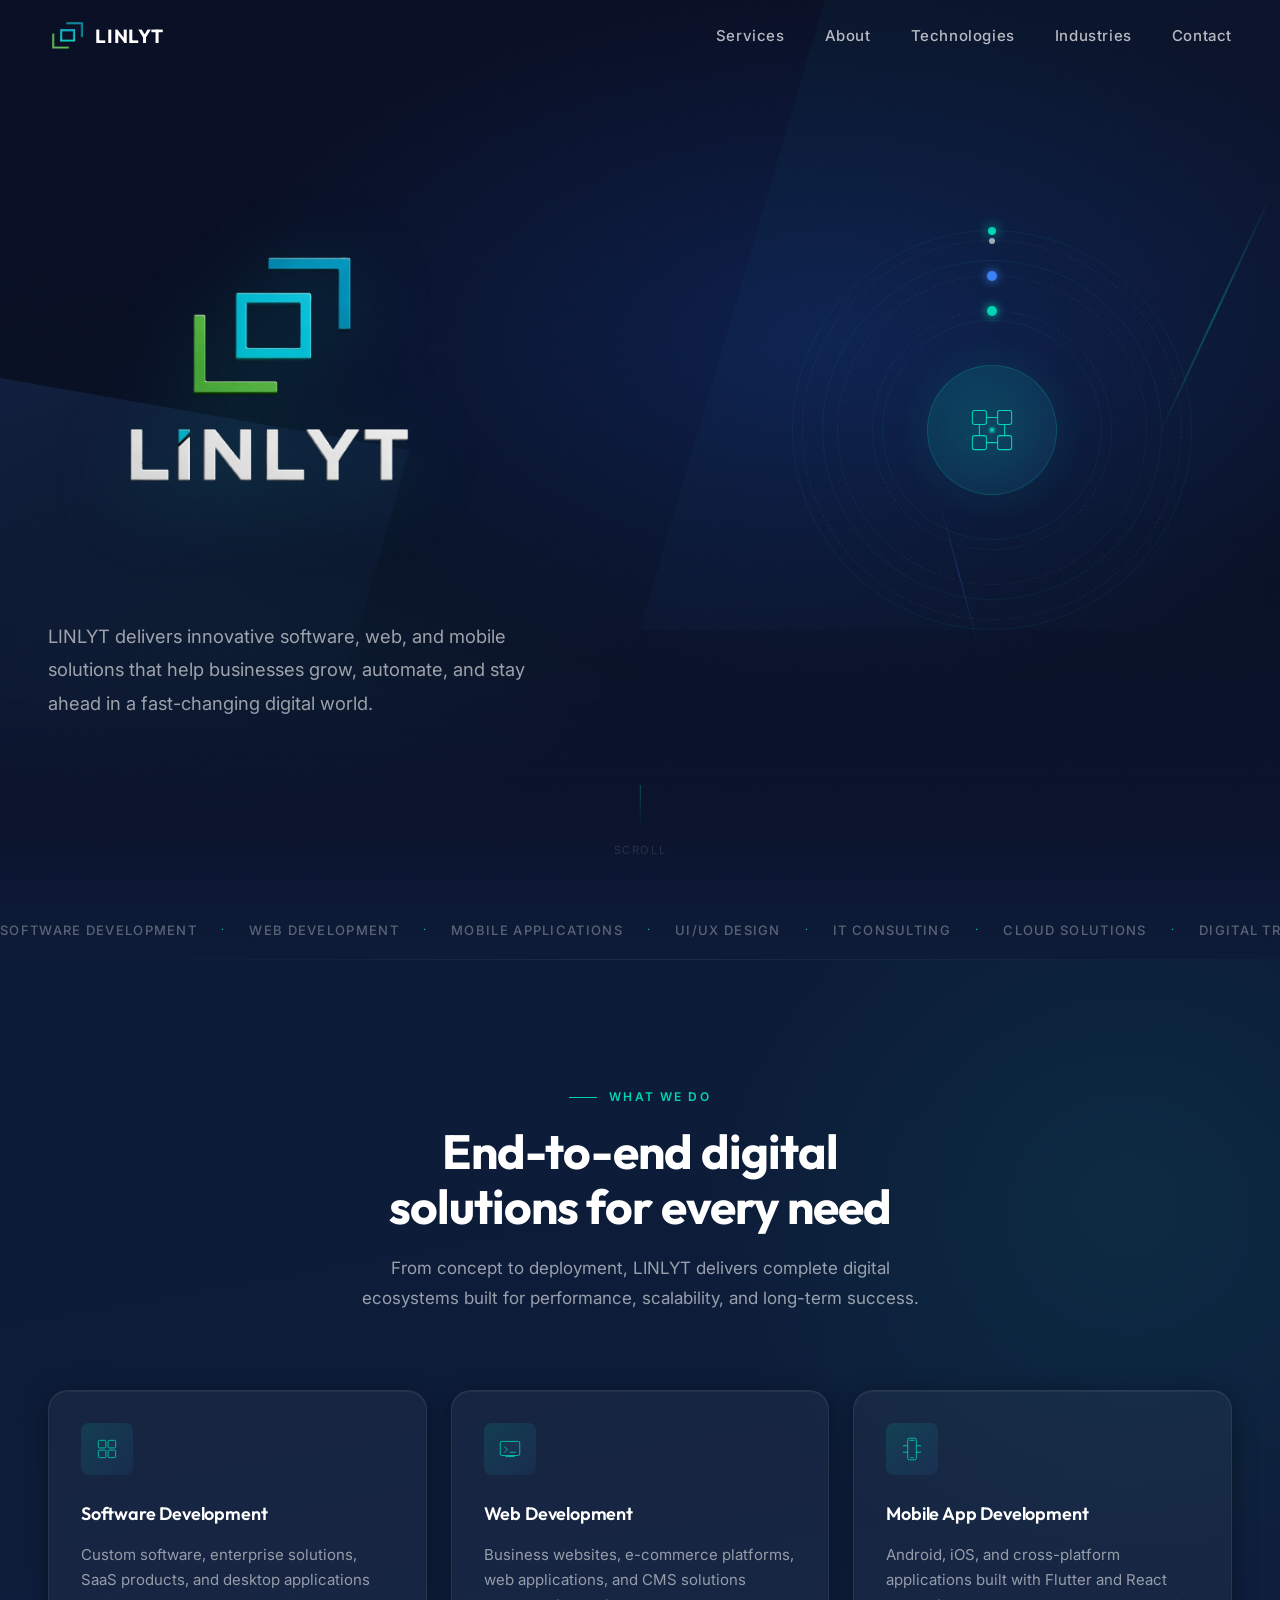
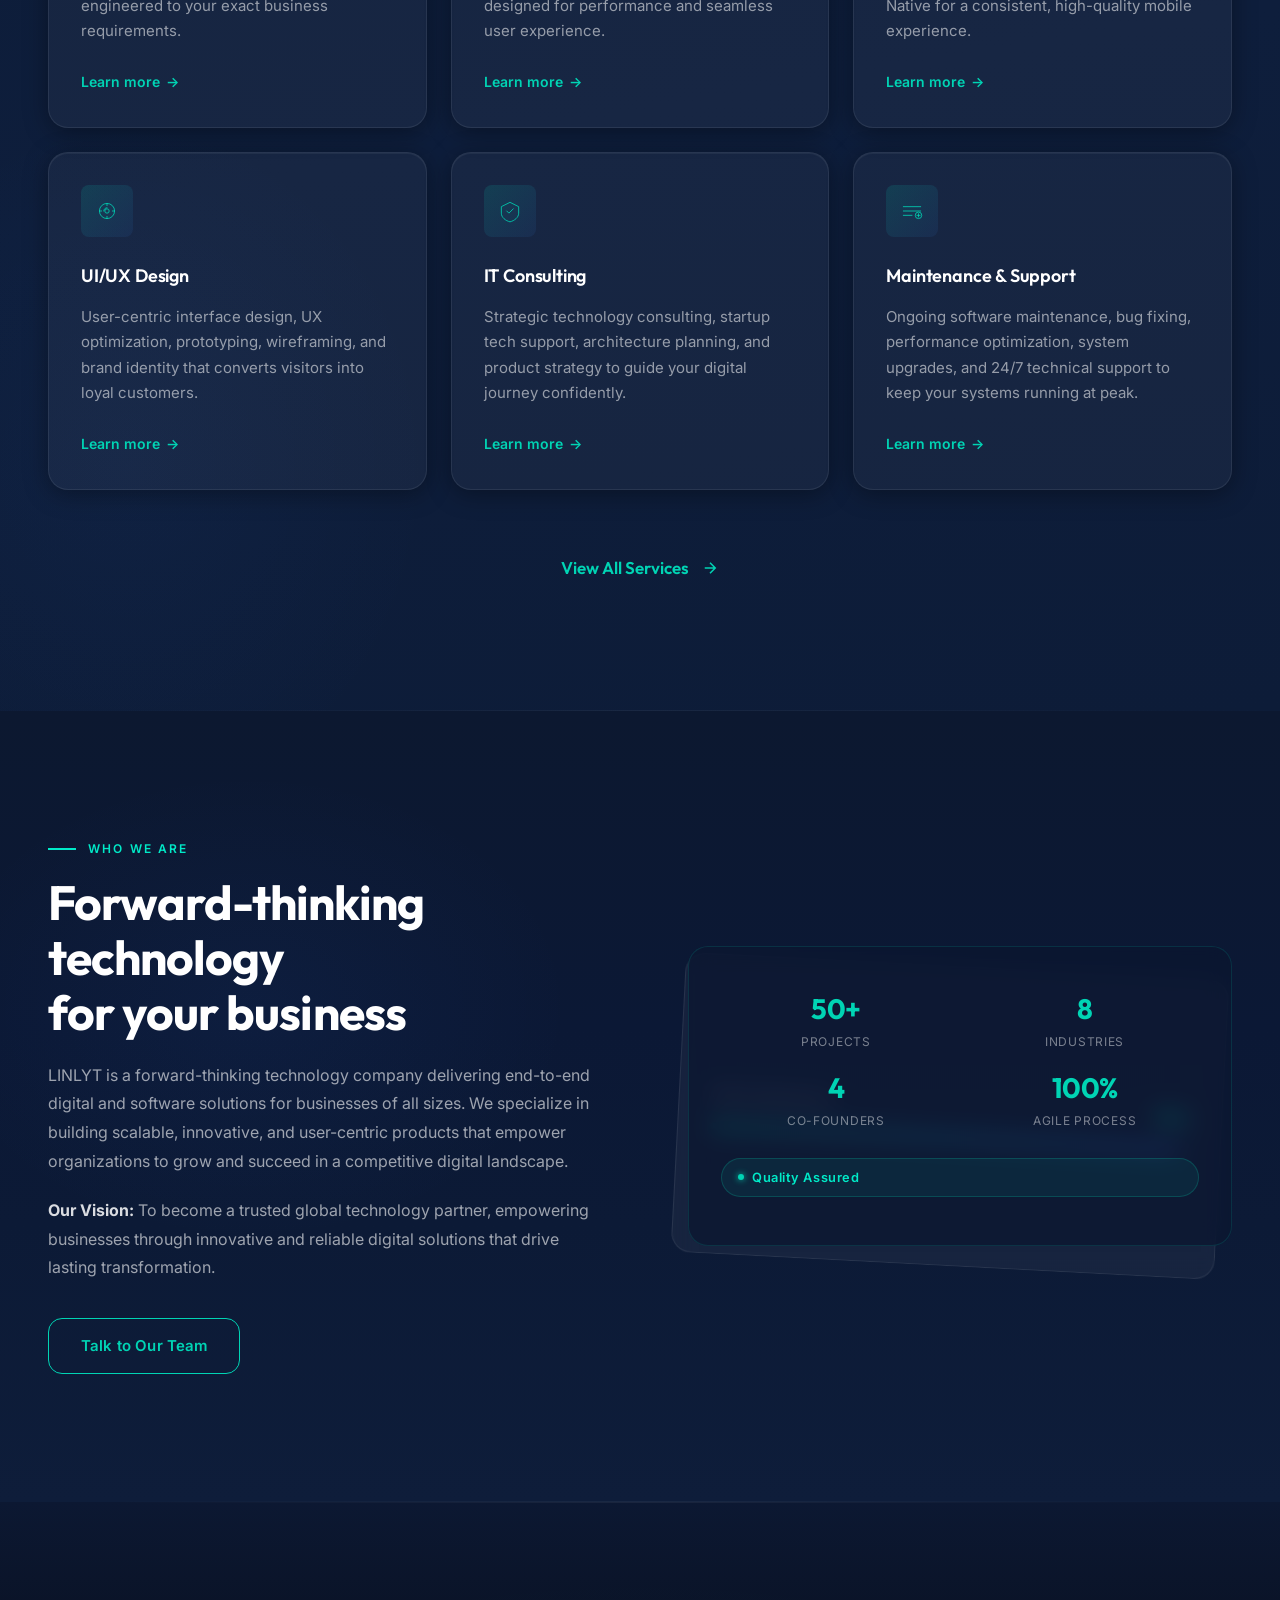
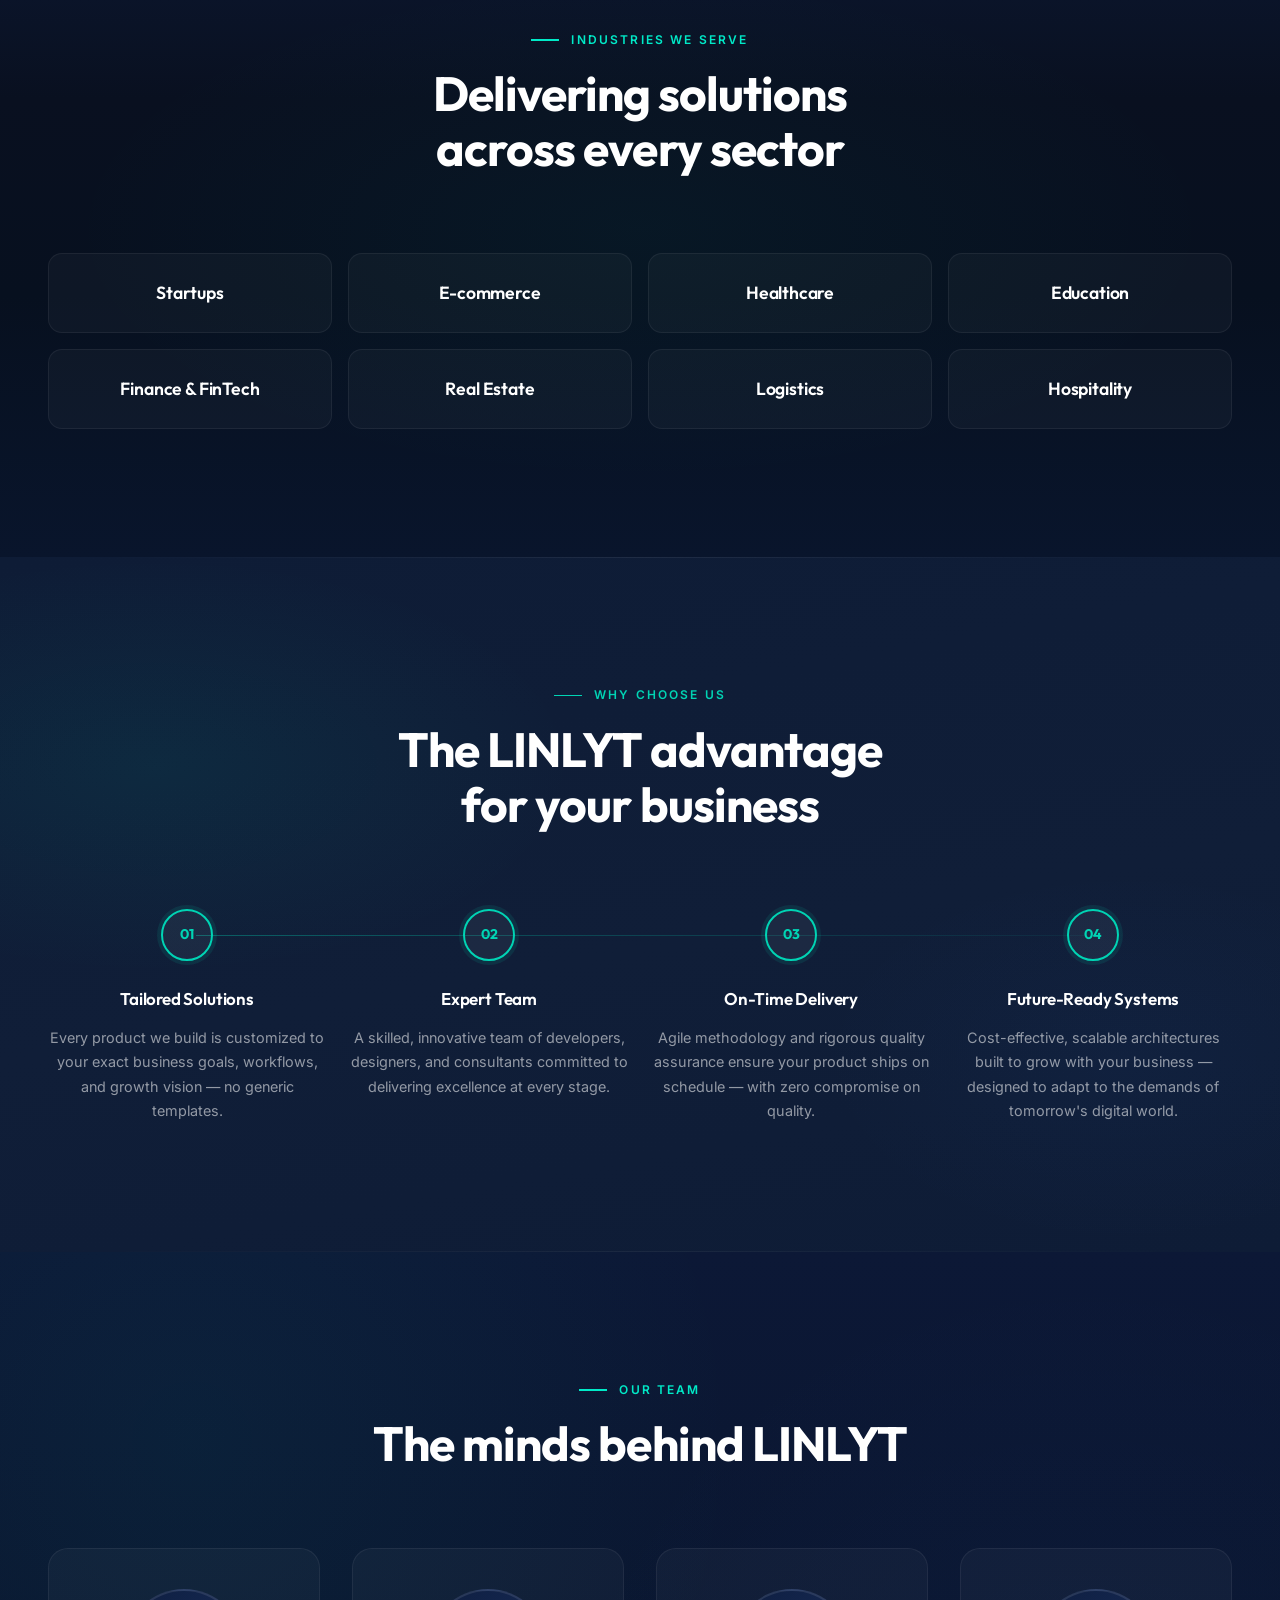
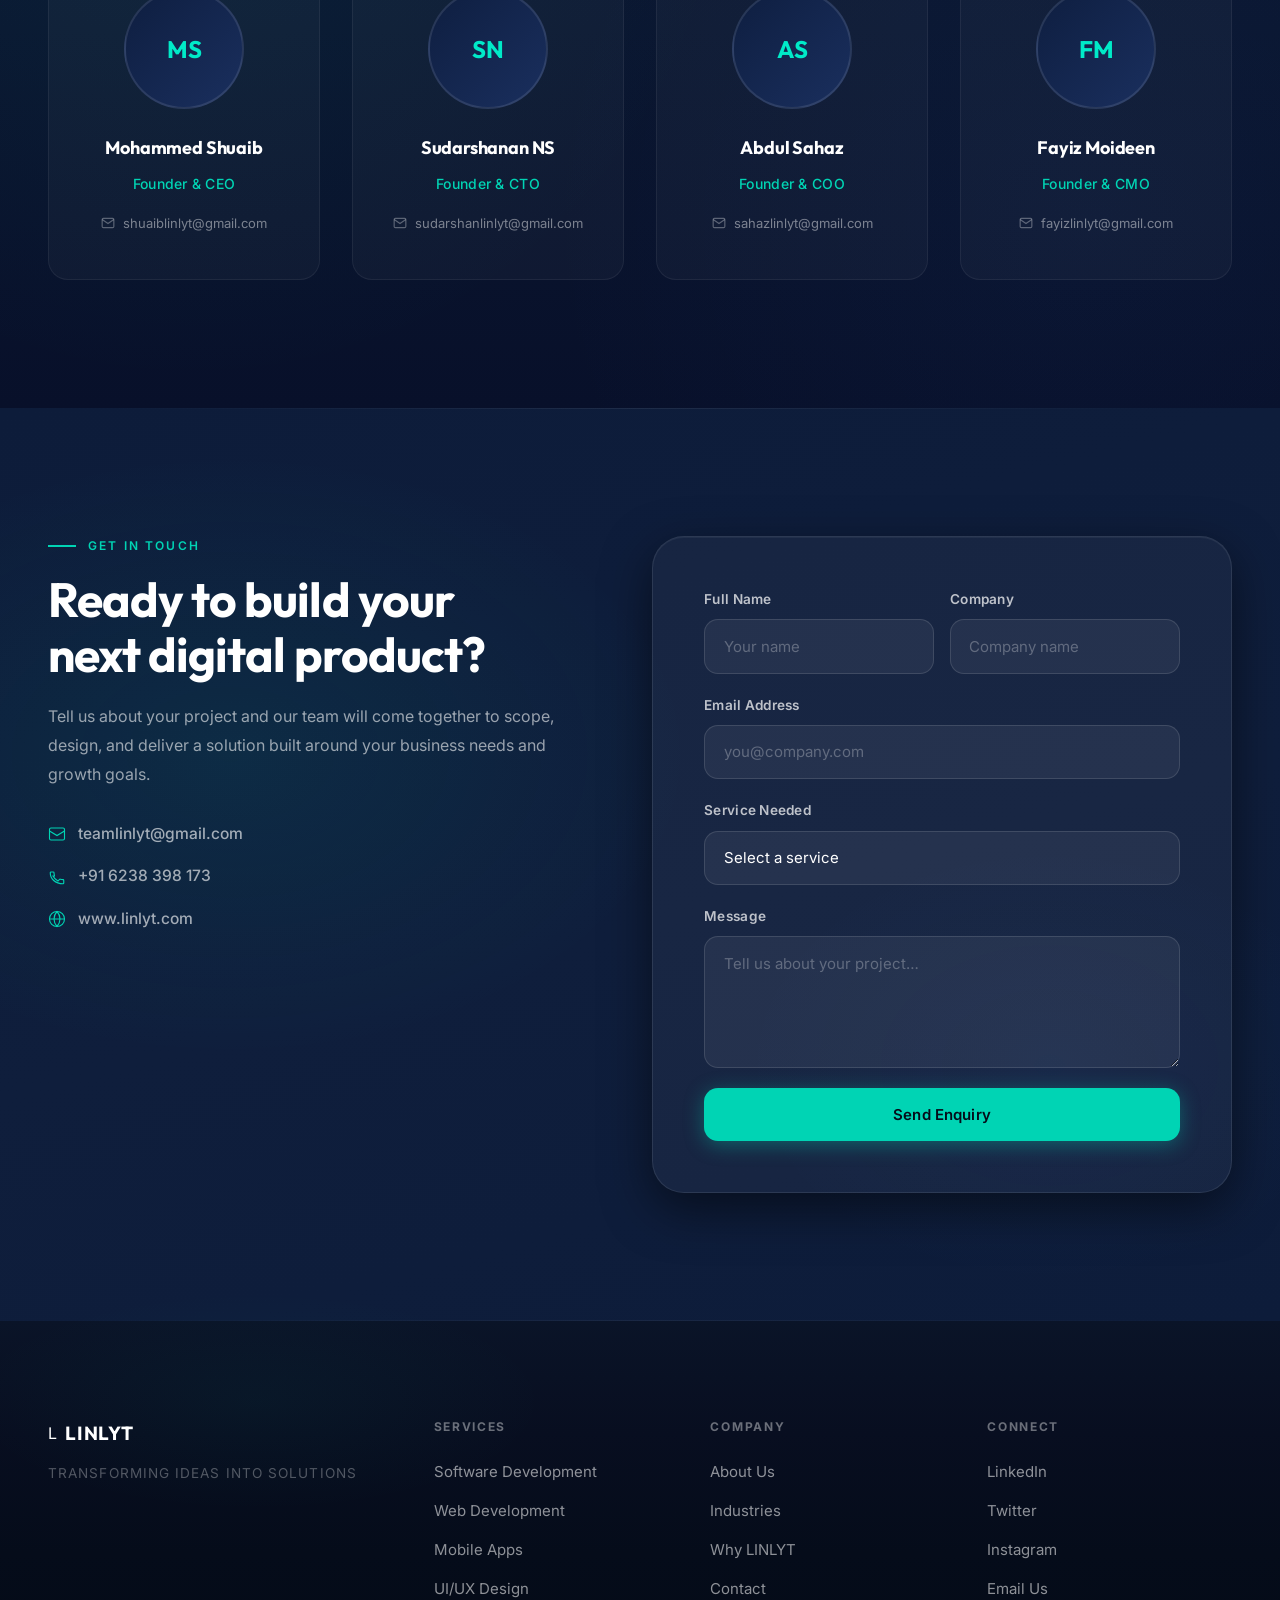
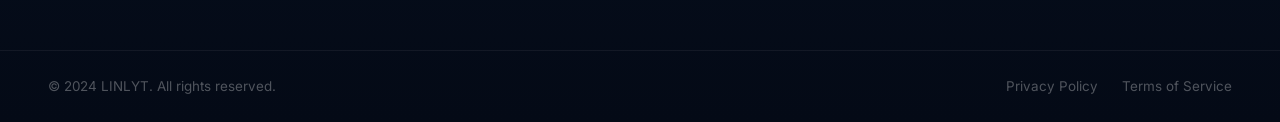
<file: portfolio/index.html>
<!DOCTYPE html>
<html lang="en">

<head>
  <meta charset="UTF-8" />
  <meta name="viewport" content="width=device-width, initial-scale=1.0" />
  <meta name="description"
    content="LINLYT — Transforming Ideas Into Scalable Digital Solutions. A forward-thinking technology company delivering software, web, and mobile solutions for businesses worldwide." />
  <title>LINLYT — Transforming Ideas Into Digital Solutions</title>
  <link rel="preconnect" href="https://fonts.googleapis.com" />
  <link rel="preconnect" href="https://fonts.gstatic.com" crossorigin />
  <link
    href="https://fonts.googleapis.com/css2?family=Inter:wght@300;400;500;600;700;800;900&family=Outfit:wght@300;400;500;600;700;800&display=swap"
    rel="stylesheet" />
  <link rel="stylesheet" href="style.css" />
</head>

<body>

  <!-- ═══════════════════════════════════════════
       NAVIGATION
  ═══════════════════════════════════════════ -->
  <nav id="navbar" class="navbar">
    <div class="nav-container">
      <a href="#" class="nav-logo" aria-label="LINLYT Home">
        <img src="public/logonavbar.png" alt="LINLYT logo" class="logo-image">
        <span class="logo-text">LINLYT</span>
      </a>
      <ul class="nav-links" role="list">
        <li><a href="#services" class="nav-link">Services</a></li>
        <li><a href="#about" class="nav-link">About</a></li>
        <li><a href="#capabilities" class="nav-link">Technologies</a></li>
        <li><a href="#projects" class="nav-link">Industries</a></li>
        <li><a href="#contact" class="nav-link">Contact</a></li>
      </ul>
      <button class="hamburger" id="hamburger" aria-label="Toggle menu" aria-expanded="false">
        <span></span><span></span><span></span>
      </button>
    </div>
    <div class="mobile-menu" id="mobile-menu">
      <ul role="list">
        <li><a href="#services" class="mobile-link">Services</a></li>
        <li><a href="#about" class="mobile-link">About</a></li>
        <li><a href="#capabilities" class="mobile-link">Technologies</a></li>
        <li><a href="#projects" class="mobile-link">Industries</a></li>
        <li><a href="#contact" class="mobile-link">Contact</a></li>
      </ul>
    </div>
  </nav>

  <!-- ═══════════════════════════════════════════
       HERO SECTION
  ═══════════════════════════════════════════ -->
  <section class="hero" id="hero" aria-label="Hero">
    <!-- Ambient diagonal shapes -->
    <div class="hero-shapes" aria-hidden="true">
      <div class="shape shape-1"></div>
      <div class="shape shape-2"></div>
      <div class="shape shape-3"></div>
      <div class="shape shape-4"></div>
      <div class="shape shape-noise"></div>
    </div>

    <div class="hero-inner">
      <!-- Left: copy -->
      <div class="hero-content">
        <img src="public/linlyt image ai.png" alt="LINLYT Logo" class="hero-logo">
        <p class="hero-body">
          LINLYT delivers innovative software, web, and mobile solutions that help
          businesses grow, automate, and stay ahead in a fast-changing digital world.
        </p>
      </div>

      <!-- Right: visual -->
      <div class="hero-visual" aria-hidden="true" aria-label="LINLYT technology illustration">
        <div class="hero-illustration float-slow">
          <div class="illus-core">
            <div class="illus-ring illus-ring-1"></div>
            <div class="illus-ring illus-ring-2"></div>
            <div class="illus-ring illus-ring-3"></div>
            <div class="illus-center">
              <div class="illus-glow"></div>
              <svg class="illus-icon" viewBox="0 0 80 80" fill="none" xmlns="http://www.w3.org/2000/svg">
                <rect x="12" y="12" width="20" height="20" rx="3" stroke="#00D4B4" stroke-width="1.5" fill="none" />
                <rect x="48" y="12" width="20" height="20" rx="3" stroke="#00D4B4" stroke-width="1.5" fill="none" />
                <rect x="12" y="48" width="20" height="20" rx="3" stroke="#00D4B4" stroke-width="1.5" fill="none" />
                <rect x="48" y="48" width="20" height="20" rx="3" stroke="#00D4B4" stroke-width="1.5" fill="none" />
                <path d="M32 22H48M22 32V48M58 32V48M32 58H48" stroke="#00D4B4" stroke-width="1.5"
                  stroke-linecap="round" />
                <circle cx="40" cy="40" r="5" fill="#00D4B4" opacity="0.4" />
                <circle cx="40" cy="40" r="2.5" fill="#00D4B4" />
              </svg>
            </div>
          </div>
          <!-- Orbiting nodes -->
          <div class="orbit orbit-1">
            <div class="orbit-node node-teal"></div>
          </div>
          <div class="orbit orbit-2">
            <div class="orbit-node node-blue"></div>
          </div>
          <div class="orbit orbit-3">
            <div class="orbit-node node-white"></div>
          </div>
        </div>
      </div>
    </div>

    <!-- Scroll indicator -->
    <div class="scroll-indicator" aria-label="Scroll down">
      <div class="scroll-line"></div>
      <span>Scroll</span>
    </div>
  </section>

  <!-- ═══════════════════════════════════════════
       MARQUEE RIBBON
  ═══════════════════════════════════════════ -->
  <div class="ribbon" aria-hidden="true">
    <div class="ribbon-track">
      <span>Software Development</span><span class="ribbon-dot">·</span>
      <span>Web Development</span><span class="ribbon-dot">·</span>
      <span>Mobile Applications</span><span class="ribbon-dot">·</span>
      <span>UI/UX Design</span><span class="ribbon-dot">·</span>
      <span>IT Consulting</span><span class="ribbon-dot">·</span>
      <span>Cloud Solutions</span><span class="ribbon-dot">·</span>
      <span>Digital Transformation</span><span class="ribbon-dot">·</span>
      <span>Software Development</span><span class="ribbon-dot">·</span>
      <span>Web Development</span><span class="ribbon-dot">·</span>
      <span>Mobile Applications</span><span class="ribbon-dot">·</span>
      <span>UI/UX Design</span><span class="ribbon-dot">·</span>
      <span>IT Consulting</span><span class="ribbon-dot">·</span>
    </div>
  </div>

  <!-- ═══════════════════════════════════════════
       SERVICES SECTION
  ═══════════════════════════════════════════ -->
  <section class="services" id="services" aria-label="Services">
    <div class="section-inner">
      <div class="section-header" data-reveal>
        <p class="section-eyebrow">What We Do</p>
        <h2 class="section-title">End-to-end digital<br />solutions for every need</h2>
        <p class="section-sub">
          From concept to deployment, LINLYT delivers complete digital ecosystems
          built for performance, scalability, and long-term success.
        </p>
      </div>

      <div class="services-grid">
        <div class="service-card" data-reveal data-delay="0">
          <div class="card-icon-wrap">
            <svg class="card-icon" viewBox="0 0 48 48" fill="none">
              <rect x="8" y="8" width="14" height="14" rx="2" stroke="currentColor" stroke-width="1.5" />
              <rect x="26" y="8" width="14" height="14" rx="2" stroke="currentColor" stroke-width="1.5" />
              <rect x="8" y="26" width="14" height="14" rx="2" stroke="currentColor" stroke-width="1.5" />
              <rect x="26" y="26" width="14" height="14" rx="2" stroke="currentColor" stroke-width="1.5" />
            </svg>
          </div>
          <h3 class="card-title">Software Development</h3>
          <p class="card-body">Custom software, enterprise solutions, SaaS products, and desktop applications
            engineered to your exact business requirements.</p>
          <a href="#contact" class="card-link" id="service-software-link">Learn more <span
              aria-hidden="true">→</span></a>
        </div>

        <div class="service-card" data-reveal data-delay="100">
          <div class="card-icon-wrap">
            <svg class="card-icon" viewBox="0 0 48 48" fill="none">
              <rect x="6" y="10" width="36" height="26" rx="3" stroke="currentColor" stroke-width="1.5" />
              <path d="M16 38H32M24 36V38" stroke="currentColor" stroke-width="1.5" stroke-linecap="round" />
              <path d="M14 20L19 25L14 30M24 30H34" stroke="currentColor" stroke-width="1.5" stroke-linecap="round"
                stroke-linejoin="round" />
            </svg>
          </div>
          <h3 class="card-title">Web Development</h3>
          <p class="card-body">Business websites, e-commerce platforms, web applications, and CMS solutions
            designed for performance and seamless user experience.</p>
          <a href="#contact" class="card-link" id="service-web-link">Learn more <span aria-hidden="true">→</span></a>
        </div>

        <div class="service-card" data-reveal data-delay="200">
          <div class="card-icon-wrap">
            <svg class="card-icon" viewBox="0 0 48 48" fill="none">
              <rect x="16" y="4" width="16" height="40" rx="3" stroke="currentColor" stroke-width="1.5" />
              <path d="M20 8H28M22 40H26" stroke="currentColor" stroke-width="1.5" stroke-linecap="round" />
              <path d="M8 18H16M32 18H40M8 30H16M32 30H40" stroke="currentColor" stroke-width="1.5"
                stroke-linecap="round" />
            </svg>
          </div>
          <h3 class="card-title">Mobile App Development</h3>
          <p class="card-body">Android, iOS, and cross-platform applications built with Flutter and React Native
            for a consistent, high-quality mobile experience.</p>
          <a href="#contact" class="card-link" id="service-mobile-link">Learn more <span aria-hidden="true">→</span></a>
        </div>

        <div class="service-card" data-reveal data-delay="0">
          <div class="card-icon-wrap">
            <svg class="card-icon" viewBox="0 0 48 48" fill="none">
              <circle cx="24" cy="24" r="14" stroke="currentColor" stroke-width="1.5" />
              <path d="M18 24C18 20.686 20.686 18 24 18" stroke="currentColor" stroke-width="1.5"
                stroke-linecap="round" />
              <circle cx="24" cy="24" r="4" stroke="currentColor" stroke-width="1.5" />
              <path d="M24 10V14M24 34V38M10 24H14M34 24H38" stroke="currentColor" stroke-width="1.5"
                stroke-linecap="round" />
            </svg>
          </div>
          <h3 class="card-title">UI/UX Design</h3>
          <p class="card-body">User-centric interface design, UX optimization, prototyping, wireframing,
            and brand identity that converts visitors into loyal customers.</p>
          <a href="#contact" class="card-link" id="service-design-link">Learn more <span aria-hidden="true">→</span></a>
        </div>

        <div class="service-card" data-reveal data-delay="100">
          <div class="card-icon-wrap">
            <svg class="card-icon" viewBox="0 0 48 48" fill="none">
              <path d="M24 8L40 16V28C40 36 32 42 24 44C16 42 8 36 8 28V16L24 8Z" stroke="currentColor"
                stroke-width="1.5" stroke-linejoin="round" />
              <path d="M18 24L22 28L30 20" stroke="currentColor" stroke-width="1.5" stroke-linecap="round"
                stroke-linejoin="round" />
            </svg>
          </div>
          <h3 class="card-title">IT Consulting</h3>
          <p class="card-body">Strategic technology consulting, startup tech support, architecture planning,
            and product strategy to guide your digital journey confidently.</p>
          <a href="#contact" class="card-link" id="service-consult-link">Learn more <span
              aria-hidden="true">→</span></a>
        </div>

        <div class="service-card" data-reveal data-delay="200">
          <div class="card-icon-wrap">
            <svg class="card-icon" viewBox="0 0 48 48" fill="none">
              <path d="M8 24H40M8 16H40M8 32H24" stroke="currentColor" stroke-width="1.5" stroke-linecap="round" />
              <circle cx="36" cy="32" r="6" stroke="currentColor" stroke-width="1.5" />
              <path d="M36 29V35M33 32H39" stroke="currentColor" stroke-width="1.5" stroke-linecap="round" />
            </svg>
          </div>
          <h3 class="card-title">Maintenance & Support</h3>
          <p class="card-body">Ongoing software maintenance, bug fixing, performance optimization, system upgrades,
            and 24/7 technical support to keep your systems running at peak.</p>
          <a href="#contact" class="card-link" id="service-support-link">Learn more <span
              aria-hidden="true">→</span></a>
        </div>
      </div>

      <div class="services-footer" data-reveal>
        <a href="#contact" class="view-all-link">
          View All Services
          <svg class="cta-arrow" viewBox="0 0 24 24" fill="none" stroke="currentColor" stroke-width="2">
            <path d="M5 12h14M12 5l7 7-7 7" />
          </svg>
        </a>
      </div>
    </div>
  </section>

  <!-- ═══════════════════════════════════════════
       ABOUT SECTION
  ═══════════════════════════════════════════ -->
  <section class="about" id="about" aria-label="About LINLYT">
    <div class="about-diagonal" aria-hidden="true"></div>
    <div class="section-inner about-inner">
      <div class="about-content" data-reveal>
        <p class="section-eyebrow eyebrow-light">Who We Are</p>
        <h2 class="section-title title-light">
          Forward-thinking technology<br />for your business
        </h2>
        <p class="about-body">
          LINLYT is a forward-thinking technology company delivering end-to-end digital
          and software solutions for businesses of all sizes. We specialize in building
          scalable, innovative, and user-centric products that empower organizations to
          grow and succeed in a competitive digital landscape.
        </p>
        <p class="about-body">
          <strong style="color:rgba(255,255,255,0.85);">Our Vision:</strong> To become a trusted global technology
          partner, empowering businesses through innovative and reliable digital solutions that drive lasting
          transformation.
        </p>
        <a href="#contact" class="btn btn-teal" id="about-cta-btn">Talk to Our Team</a>
      </div>
      <div class="about-visual" data-reveal data-delay="150">
        <div class="about-card-stack">
          <div class="about-card about-card-back">
            <div class="about-card-inner">
              <div class="metric-row">
                <span class="metric-label">Client Satisfaction</span>
                <span class="metric-val">98%</span>
              </div>
              <div class="metric-bar">
                <div class="metric-fill" style="width:98%"></div>
              </div>
            </div>
          </div>
          <div class="about-card about-card-front">
            <div class="about-card-inner">
              <div class="about-kpi-grid">
                <div class="kpi">
                  <span class="kpi-n">50+</span>
                  <span class="kpi-lbl">Projects</span>
                </div>
                <div class="kpi">
                  <span class="kpi-n">8</span>
                  <span class="kpi-lbl">Industries</span>
                </div>
                <div class="kpi">
                  <span class="kpi-n">4</span>
                  <span class="kpi-lbl">Co-Founders</span>
                </div>
                <div class="kpi">
                  <span class="kpi-n">100%</span>
                  <span class="kpi-lbl">Agile Process</span>
                </div>
              </div>
              <div class="about-badge">
                <span class="badge-dot"></span>
                <span>Quality Assured</span>
              </div>
            </div>
          </div>
        </div>
      </div>
    </div>
  </section>

  <!-- ═══════════════════════════════════════════
       INDUSTRIES SECTION (Projects)
  ═══════════════════════════════════════════ -->
  <section class="projects" id="projects" aria-label="Industries">
    <div class="projects-diagonal" aria-hidden="true"></div>
    <div class="section-inner">
      <div class="section-header" data-reveal>
        <p class="section-eyebrow eyebrow-light">Industries We Serve</p>
        <h2 class="section-title title-light">Delivering solutions<br />across every sector</h2>
      </div>

      <div class="projects-grid">
        <div class="industry-card" data-reveal>
          <h3 class="industry-name">Startups</h3>
        </div>
        <div class="industry-card" data-reveal data-delay="50">
          <h3 class="industry-name">E-commerce</h3>
        </div>
        <div class="industry-card" data-reveal data-delay="100">
          <h3 class="industry-name">Healthcare</h3>
        </div>
        <div class="industry-card" data-reveal data-delay="150">
          <h3 class="industry-name">Education</h3>
        </div>
        <div class="industry-card" data-reveal data-delay="200">
          <h3 class="industry-name">Finance & FinTech</h3>
        </div>
        <div class="industry-card" data-reveal data-delay="250">
          <h3 class="industry-name">Real Estate</h3>
        </div>
        <div class="industry-card" data-reveal data-delay="300">
          <h3 class="industry-name">Logistics</h3>
        </div>
        <div class="industry-card" data-reveal data-delay="350">
          <h3 class="industry-name">Hospitality</h3>
        </div>
      </div>
    </div>
  </section>

  <!-- ═══════════════════════════════════════════
       WHY CHOOSE LINLYT (Process)
  ═══════════════════════════════════════════ -->
  <section class="process" id="process" aria-label="Why Choose LINLYT">
    <div class="section-inner">
      <div class="section-header" data-reveal>
        <p class="section-eyebrow">Why Choose Us</p>
        <h2 class="section-title">The LINLYT advantage<br />for your business</h2>
      </div>

      <div class="process-steps">
        <div class="process-step" data-reveal id="step-tailored">
          <div class="step-number">01</div>
          <div class="step-connector"></div>
          <div class="step-content">
            <h3 class="step-title">Tailored Solutions</h3>
            <p class="step-body">Every product we build is customized to your exact business goals,
              workflows, and growth vision — no generic templates.</p>
          </div>
        </div>
        <div class="process-step" data-reveal data-delay="100" id="step-expert">
          <div class="step-number">02</div>
          <div class="step-connector"></div>
          <div class="step-content">
            <h3 class="step-title">Expert Team</h3>
            <p class="step-body">A skilled, innovative team of developers, designers, and consultants
              committed to delivering excellence at every stage.</p>
          </div>
        </div>
        <div class="process-step" data-reveal data-delay="200" id="step-delivery">
          <div class="step-number">03</div>
          <div class="step-connector"></div>
          <div class="step-content">
            <h3 class="step-title">On-Time Delivery</h3>
            <p class="step-body">Agile methodology and rigorous quality assurance ensure your product
              ships on schedule — with zero compromise on quality.</p>
          </div>
        </div>
        <div class="process-step" data-reveal data-delay="300" id="step-scalable">
          <div class="step-number">04</div>
          <div class="step-connector step-connector-last"></div>
          <div class="step-content">
            <h3 class="step-title">Future-Ready Systems</h3>
            <p class="step-body">Cost-effective, scalable architectures built to grow with your business —
              designed to adapt to the demands of tomorrow's digital world.</p>
          </div>
        </div>
      </div>
    </div>
  </section>

  <!-- ═══════════════════════════════════════════
       LEADERSHIP (Team Grid)
  ═══════════════════════════════════════════ -->
  <section class="leadership" id="leadership" aria-label="Leadership Team">
    <div class="section-inner">
      <div class="section-header" data-reveal>
        <p class="section-eyebrow eyebrow-light">Our Team</p>
        <h2 class="section-title title-light">The minds behind LINLYT</h2>
      </div>

      <div class="team-grid" data-reveal>
        <!-- Founder & CEO -->
        <div class="team-card">
          <div class="team-image-wrap">
            <div class="team-avatar">MS</div>
          </div>
          <div class="team-info">
            <h3 class="team-name">Mohammed Shuaib</h3>
            <p class="team-role">Founder & CEO</p>
            <a href="mailto:shuaiblinlyt@gmail.com" class="team-email">
              <svg viewBox="0 0 24 24" fill="none" stroke="currentColor" stroke-width="2">
                <path d="M4 4h16c1.1 0 2 .9 2 2v12c0 1.1-.9 2-2 2H4c-1.1 0-2-.9-2-2V6c0-1.1.9-2 2-2z" />
                <path d="M22 6l-10 7L2 6" />
              </svg>
              shuaiblinlyt@gmail.com
            </a>
          </div>
        </div>

        <!-- Co-Founder & CTO -->
        <div class="team-card">
          <div class="team-image-wrap">
            <div class="team-avatar">SN</div>
          </div>
          <div class="team-info">
            <h3 class="team-name">Sudarshanan NS</h3>
            <p class="team-role">Founder & CTO</p>
            <a href="mailto:sudarshanlinlyt@gmail.com" class="team-email">
              <svg viewBox="0 0 24 24" fill="none" stroke="currentColor" stroke-width="2">
                <path d="M4 4h16c1.1 0 2 .9 2 2v12c0 1.1-.9 2-2 2H4c-1.1 0-2-.9-2-2V6c0-1.1.9-2 2-2z" />
                <path d="M22 6l-10 7L2 6" />
              </svg>
              sudarshanlinlyt@gmail.com
            </a>
          </div>
        </div>

        <!-- Co-Founder & COO -->
        <div class="team-card">
          <div class="team-image-wrap">
            <div class="team-avatar">AS</div>
          </div>
          <div class="team-info">
            <h3 class="team-name">Abdul Sahaz</h3>
            <p class="team-role">Founder & COO</p>
            <a href="mailto:sahazlinlyt@gmail.com" class="team-email">
              <svg viewBox="0 0 24 24" fill="none" stroke="currentColor" stroke-width="2">
                <path d="M4 4h16c1.1 0 2 .9 2 2v12c0 1.1-.9 2-2 2H4c-1.1 0-2-.9-2-2V6c0-1.1.9-2 2-2z" />
                <path d="M22 6l-10 7L2 6" />
              </svg>
              sahazlinlyt@gmail.com
            </a>
          </div>
        </div>

        <!-- Co-Founder & CMO -->
        <div class="team-card">
          <div class="team-image-wrap">
            <div class="team-avatar">FM</div>
          </div>
          <div class="team-info">
            <h3 class="team-name">Fayiz Moideen</h3>
            <p class="team-role">Founder & CMO</p>
            <a href="mailto:fayizlinlyt@gmail.com" class="team-email">
              <svg viewBox="0 0 24 24" fill="none" stroke="currentColor" stroke-width="2">
                <path d="M4 4h16c1.1 0 2 .9 2 2v12c0 1.1-.9 2-2 2H4c-1.1 0-2-.9-2-2V6c0-1.1.9-2 2-2z" />
                <path d="M22 6l-10 7L2 6" />
              </svg>
              fayizlinlyt@gmail.com
            </a>
          </div>
        </div>
      </div>
    </div>
  </section>

  <!-- ═══════════════════════════════════════════
       CONTACT / CTA SECTION
  ═══════════════════════════════════════════ -->
  <section class="contact" id="contact" aria-label="Contact">
    <div class="section-inner contact-inner">
      <div class="contact-content" data-reveal>
        <p class="section-eyebrow">Get In Touch</p>
        <h2 class="section-title">Ready to build your<br />next digital product?</h2>
        <p class="contact-body">Tell us about your project and our team will come together to scope, design,
          and deliver a solution built around your business needs and growth goals.</p>
        <div class="contact-details">
          <a href="mailto:teamlinlyt@gmail.com" class="contact-item" id="contact-email">
            <svg viewBox="0 0 24 24" fill="none" stroke="currentColor" stroke-width="1.5">
              <rect x="2" y="4" width="20" height="16" rx="2" />
              <path d="M2 8l10 6 10-6" />
            </svg>
            teamlinlyt@gmail.com
          </a>
          <a href="tel:+916238398173" class="contact-item" id="contact-phone">
            <svg viewBox="0 0 24 24" fill="none" stroke="currentColor" stroke-width="1.5">
              <path
                d="M6.62 10.79a15.053 15.053 0 006.59 6.59l2.2-2.2a1 1 0 011.01-.24c1.12.37 2.33.57 3.58.57a1 1 0 011 1V20a1 1 0 01-1 1C9.61 21 3 14.39 3 6.25a1 1 0 011-1H7a1 1 0 011 1c0 1.25.2 2.46.57 3.58a1 1 0 01-.24 1.01L6.62 10.79z" />
            </svg>
            +91 6238 398 173
          </a>
          <a href="https://www.linlyt.com" target="_blank" rel="noopener" class="contact-item" id="contact-website">
            <svg viewBox="0 0 24 24" fill="none" stroke="currentColor" stroke-width="1.5">
              <circle cx="12" cy="12" r="10" />
              <path d="M2 12h20M12 2a15.3 15.3 0 014 10 15.3 15.3 0 01-4 10 15.3 15.3 0 01-4-10 15.3 15.3 0 014-10z" />
            </svg>
            www.linlyt.com
          </a>
        </div>
      </div>

      <div class="contact-form-wrap" data-reveal data-delay="150">
        <form class="contact-form" id="contact-form" novalidate>
          <div class="form-row">
            <div class="form-group">
              <label for="cf-name">Full Name</label>
              <input type="text" id="cf-name" name="name" placeholder="Your name" required />
            </div>
            <div class="form-group">
              <label for="cf-company">Company</label>
              <input type="text" id="cf-company" name="company" placeholder="Company name" />
            </div>
          </div>
          <div class="form-group">
            <label for="cf-email">Email Address</label>
            <input type="email" id="cf-email" name="email" placeholder="you@company.com" required />
          </div>
          <div class="form-group">
            <label for="cf-project">Service Needed</label>
            <select id="cf-project" name="project">
              <option value="">Select a service</option>
              <option>Software Development</option>
              <option>Web Development</option>
              <option>Mobile App Development</option>
              <option>UI/UX Design</option>
              <option>IT Consulting</option>
              <option>Maintenance & Support</option>
            </select>
          </div>
          <div class="form-group">
            <label for="cf-message">Message</label>
            <textarea id="cf-message" name="message" rows="4" placeholder="Tell us about your project…"></textarea>
          </div>
          <button type="submit" class="btn btn-primary btn-full" id="form-submit-btn">Send Enquiry</button>
        </form>
      </div>
    </div>
  </section>

  <!-- ═══════════════════════════════════════════
       FOOTER
  ═══════════════════════════════════════════ -->
  <footer class="footer" id="footer" aria-label="Footer">
    <div class="footer-top">
      <div class="section-inner footer-inner">
        <div class="footer-brand">
          <a href="#" class="nav-logo" aria-label="LINLYT">
            <span class="logo-mark">L</span>
            <span class="logo-text">LINLYT</span>
          </a>
          <p class="footer-tagline">Transforming Ideas Into Solutions</p>
        </div>
        <nav class="footer-nav" aria-label="Footer navigation">
          <div class="footer-col">
            <h4>Services</h4>
            <ul>
              <li><a href="#services">Software Development</a></li>
              <li><a href="#services">Web Development</a></li>
              <li><a href="#services">Mobile Apps</a></li>
              <li><a href="#services">UI/UX Design</a></li>
            </ul>
          </div>
          <div class="footer-col">
            <h4>Company</h4>
            <ul>
              <li><a href="#about">About Us</a></li>
              <li><a href="#projects">Industries</a></li>
              <li><a href="#process">Why LINLYT</a></li>
              <li><a href="#contact">Contact</a></li>
            </ul>
          </div>
          <div class="footer-col">
            <h4>Connect</h4>
            <ul>
              <li><a href="#" id="footer-linkedin">LinkedIn</a></li>
              <li><a href="#" id="footer-twitter">Twitter</a></li>
              <li><a href="#" id="footer-instagram">Instagram</a></li>
              <li><a href="mailto:teamlinlyt@gmail.com" id="footer-email">Email Us</a></li>
            </ul>
          </div>
        </nav>
      </div>
    </div>
    <div class="footer-bottom">
      <div class="section-inner footer-bottom-inner">
        <p>© 2024 LINLYT. All rights reserved.</p>
        <div class="footer-legal">
          <a href="#" id="footer-privacy">Privacy Policy</a>
          <a href="#" id="footer-terms">Terms of Service</a>
        </div>
      </div>
    </div>
  </footer>

  <script src="main.js"></script>
</body>

</html>
</file>
<file: style.css>
/* ═══════════════════════════════════════════════════════
   LINLYT — Premium Corporate Design System
   ═══════════════════════════════════════════════════════ */

/* ─── DESIGN TOKENS ─────────────────────────────────── */
:root {
  --navy-950: #050c1a;
  --navy-900: #070f22;
  --navy-800: #0b1630;
  --navy-700: #0e1e40;
  --navy-600: #132448;
  --navy-500: #1a2f5e;

  --teal-400: #00d4b4;
  --teal-300: #00eac8;
  --teal-200: #6ef5e2;
  --teal-glow: rgba(0, 212, 180, 0.12);

  --blue-400: #3b82f6;
  --blue-glow: rgba(59, 130, 246, 0.12);

  --white: #ffffff;
  --off-white: #f8fafc;
  --gray-100: #f1f5f9;
  --gray-200: #e2e8f0;
  --gray-300: #cbd5e1;
  --gray-400: #94a3b8;
  --gray-500: #64748b;
  --gray-600: #475569;
  --gray-700: #334155;

  --text-primary: #ffffff;
  --text-secondary: rgba(255, 255, 255, 0.7);
  --text-muted: rgba(255, 255, 255, 0.45);

  --font-display: 'Outfit', sans-serif;
  --font-body: 'Inter', sans-serif;

  --space-1: 0.25rem;
  --space-2: 0.5rem;
  --space-3: 0.75rem;
  --space-4: 1rem;
  --space-5: 1.25rem;
  --space-6: 1.5rem;
  --space-8: 2rem;
  --space-10: 2.5rem;
  --space-12: 3rem;
  --space-16: 4rem;
  --space-20: 5rem;
  --space-24: 6rem;
  --space-32: 8rem;

  --section-pad-y: clamp(3.5rem, 8vw, 7rem);

  --radius-sm: 0.5rem;
  --radius-md: 0.875rem;
  --radius-lg: 1.25rem;
  --radius-xl: 2rem;

  --shadow-sm: 0 1px 3px rgba(0, 0, 0, 0.08), 0 1px 2px rgba(0, 0, 0, 0.06);
  --shadow-md: 0 4px 16px rgba(0, 0, 0, 0.1), 0 2px 6px rgba(0, 0, 0, 0.08);
  --shadow-lg: 0 16px 40px rgba(0, 0, 0, 0.14), 0 4px 12px rgba(0, 0, 0, 0.1);
  --shadow-xl: 0 32px 64px rgba(0, 0, 0, 0.2);
  --shadow-teal: 0 8px 32px rgba(0, 212, 180, 0.18);

  --ease-out: cubic-bezier(0.16, 1, 0.3, 1);
  --ease-inout: cubic-bezier(0.45, 0, 0.55, 1);
  --dur-fast: 180ms;
  --dur-base: 300ms;
  --dur-slow: 550ms;

  --max-w: 1280px;
  --text-w: 600px;
}

/* ─── RESET ──────────────────────────────────────────── */
*,
*::before,
*::after {
  box-sizing: border-box;
  margin: 0;
  padding: 0;
}

html {
  scroll-behavior: auto;
  /* Handled by JS smooth scroll engine */
  -webkit-font-smoothing: antialiased;
}

body {
  font-family: var(--font-body);
  font-size: 1rem;
  line-height: 1.7;
  color: var(--text-primary);
  background: var(--navy-950);
  overflow-x: hidden;
}

img,
svg {
  display: block;
  max-width: 100%;
}

a {
  text-decoration: none;
  color: inherit;
}

ul,
ol {
  list-style: none;
}

button {
  cursor: pointer;
  border: none;
  background: none;
  font: inherit;
}

input,
select,
textarea {
  font: inherit;
  border: none;
  outline: none;
  background: none;
}

/* ─── TYPOGRAPHY UTILITIES ───────────────────────────── */
.section-eyebrow {
  font-family: var(--font-body);
  font-size: 0.75rem;
  font-weight: 600;
  letter-spacing: 0.18em;
  text-transform: uppercase;
  color: var(--teal-400);
  display: flex;
  align-items: center;
  gap: var(--space-3);
  margin-bottom: var(--space-4);
}

.section-eyebrow::before {
  content: '';
  display: block;
  width: 28px;
  height: 1.5px;
  background: var(--teal-400);
  flex-shrink: 0;
}

.eyebrow-light {
  color: var(--teal-300);
}

.eyebrow-light::before {
  background: var(--teal-300);
}

.section-title {
  font-family: var(--font-display);
  font-size: clamp(2rem, 4.5vw, 3.2rem);
  font-weight: 700;
  line-height: 1.15;
  letter-spacing: -0.02em;
  color: var(--text-primary);
  margin-bottom: var(--space-5);
}

.title-light {
  color: var(--white);
}

.section-sub {
  font-size: 1rem;
  color: var(--text-secondary);
  max-width: var(--text-w);
  line-height: 1.75;
}

/* ─── LAYOUT UTILITIES ────────────────────────────────── */
.section-inner {
  max-width: var(--max-w);
  margin: 0 auto;
  padding: 0 clamp(1.25rem, 5vw, 3rem);
  position: relative;
  z-index: 2;
}

.section-header {
  text-align: center;
  margin-bottom: clamp(2.5rem, 5vw, 4.5rem);
}

.section-header .section-eyebrow {
  justify-content: center;
}

.section-header .section-sub {
  margin: 0 auto;
}

/* ─── REVEAL ANIMATION ───────────────────────────────── */
[data-reveal] {
  opacity: 0;
  transform: translateY(24px);
  transition:
    opacity 1s cubic-bezier(0.16, 1, 0.3, 1),
    transform 1s cubic-bezier(0.16, 1, 0.3, 1);
  will-change: transform, opacity;
}

[data-reveal].reveal-left {
  transform: translateX(-32px);
}

[data-reveal].reveal-right {
  transform: translateX(32px);
}

[data-reveal].revealed {
  opacity: 1;
  transform: translate(0, 0) !important;
}

[data-seq-reveal] {
  opacity: 0;
  transform: translateY(30px);
  transition: opacity 1.1s cubic-bezier(0.16, 1, 0.3, 1), transform 1.1s cubic-bezier(0.16, 1, 0.3, 1);
  will-change: transform, opacity;
}

[data-seq-reveal].revealed {
  opacity: 1;
  transform: translateY(0);
}

/* ─── BUTTONS ─────────────────────────────────────────── */
.btn {
  display: inline-flex;
  align-items: center;
  gap: var(--space-2);
  padding: 0.8125rem 1.875rem;
  border-radius: var(--radius-md);
  font-family: var(--font-body);
  font-size: 0.9375rem;
  font-weight: 600;
  letter-spacing: 0.01em;
  transition: background var(--dur-base) var(--ease-out), color var(--dur-base) var(--ease-out), transform var(--dur-base) var(--ease-out), box-shadow var(--dur-base) var(--ease-out);
  cursor: pointer;
  white-space: nowrap;
}

.btn:hover {
  transform: translateY(-2px);
}

.btn:active {
  transform: translateY(0);
}

.btn-primary {
  background: var(--teal-400);
  color: var(--navy-950);
  box-shadow: 0 4px 20px rgba(0, 212, 180, 0.35);
}

.btn-primary:hover {
  background: var(--teal-300);
  box-shadow: 0 8px 28px rgba(0, 212, 180, 0.45);
}

.btn-ghost {
  background: transparent;
  color: var(--white);
  border: 1.5px solid rgba(255, 255, 255, 0.2);
}

.btn-ghost:hover {
  border-color: rgba(255, 255, 255, 0.4);
  background: rgba(255, 255, 255, 0.05);
}

.btn-teal {
  background: transparent;
  color: var(--teal-400);
  border: 1.5px solid var(--teal-400);
}

.btn-teal:hover {
  background: var(--teal-glow);
  box-shadow: var(--shadow-teal);
}

.btn-full {
  width: 100%;
  justify-content: center;
}

/* ══════════════════════════════════════════════════════
   NAVBAR
══════════════════════════════════════════════════════ */
.navbar {
  position: fixed;
  top: 0;
  left: 0;
  right: 0;
  z-index: 100;
  background: rgba(10, 15, 25, 0.25);
  backdrop-filter: blur(10px);
  -webkit-backdrop-filter: blur(10px);
  border-bottom: none;
  box-shadow: none;
  transition: all var(--dur-slow) var(--ease-out);
}

.navbar::after {
  content: "";
  position: absolute;
  left: 0;
  bottom: -40px;
  width: 100%;
  height: 40px;
  pointer-events: none;
  background: linear-gradient(to bottom,
      rgba(10, 15, 25, 0.25),
      rgba(10, 15, 25, 0));
  transition: background var(--dur-slow) var(--ease-out);
}

.navbar.scrolled {
  background: rgba(10, 15, 25, 0.4);
  backdrop-filter: blur(12px);
  -webkit-backdrop-filter: blur(12px);
  box-shadow: 0 4px 30px rgba(0, 0, 0, 0.1);
}

.navbar.scrolled::after {
  background: linear-gradient(to bottom,
      rgba(10, 15, 25, 0.4),
      rgba(10, 15, 25, 0));
}

.nav-container {
  max-width: var(--max-w);
  margin: 0 auto;
  padding: 0 clamp(1.25rem, 5vw, 3rem);
  height: 62px;
  display: flex;
  align-items: center;
  gap: var(--space-8);
}

.nav-logo {
  display: flex;
  align-items: center;
  gap: var(--space-2);
  flex-shrink: 0;
}

.logo-image {
  height: clamp(28px, 3.5vh, 32px);
  width: auto;
  object-fit: contain;
  flex-shrink: 0;
  filter: brightness(1.05) drop-shadow(0 0 12px rgba(0, 245, 212, 0.15));
  transition: filter 0.3s ease;
}

.nav-logo:hover .logo-image {
  filter: brightness(1.15) drop-shadow(0 0 15px rgba(0, 245, 212, 0.25));
}

.logo-text {
  font-family: var(--font-display);
  font-size: 1.125rem;
  font-weight: 700;
  color: var(--white);
  letter-spacing: 0.04em;
}

.nav-links {
  display: flex;
  align-items: center;
  gap: clamp(2.5rem, 4vw, 3rem);
  margin-left: auto;
}

.nav-link {
  font-size: 0.9rem;
  font-weight: 500;
  color: #e5e7eb;
  opacity: 0.7;
  letter-spacing: 0.04em;
  padding: 6px 0;
  position: relative;
  transition: all 0.3s var(--ease-out);
}

.nav-link::after {
  content: '';
  position: absolute;
  bottom: 0;
  left: 0;
  width: 0;
  height: 1.5px;
  background: #00f5d4;
  transition: width 0.3s var(--ease-out);
  box-shadow: 0 0 8px #00f5d4;
}

.nav-link:hover {
  opacity: 1;
  color: #00f5d4;
}

.nav-link:hover::after {
  width: 100%;
}

.hamburger {
  display: none;
  flex-direction: column;
  justify-content: center;
  align-items: center;
  gap: 5px;
  width: 40px;
  height: 40px;
  padding: 8px;
  margin-left: auto;
  border-radius: 50%;
  background: rgba(255, 255, 255, 0.05);
  border: 1px solid rgba(255, 255, 255, 0.1);
  transition: background var(--dur-base);
}

.hamburger:hover {
  background: rgba(255, 255, 255, 0.1);
}

.hamburger span {
  display: block;
  height: 1.5px;
  background: var(--white);
  transition: transform var(--dur-base) var(--ease-out), opacity var(--dur-base);
}

.hamburger.open span:nth-child(1) {
  transform: translateY(6.5px) rotate(45deg);
}

.hamburger.open span:nth-child(2) {
  opacity: 0;
}

.hamburger.open span:nth-child(3) {
  transform: translateY(-6.5px) rotate(-45deg);
}

.mobile-menu {
  display: none;
  background: rgba(7, 15, 34, 0.97);
  backdrop-filter: blur(24px);
  -webkit-backdrop-filter: blur(24px);
  border-top: 1px solid rgba(255, 255, 255, 0.06);
  padding: var(--space-4) 0 var(--space-8);
}

.mobile-menu.open {
  display: block;
}

.mobile-link {
  display: block;
  padding: var(--space-4) clamp(1.25rem, 5vw, 3rem);
  font-size: 1.0625rem;
  font-weight: 500;
  color: rgba(255, 255, 255, 0.8);
  transition: color var(--dur-base);
}

.mobile-link:hover {
  color: var(--teal-400);
}

/* ══════════════════════════════════════════════════════
   HERO
══════════════════════════════════════════════════════ */
.hero {
  position: sticky;
  top: 0;
  z-index: 1;
  min-height: 100vh;
  display: flex;
  align-items: center;
  justify-content: center;
  background:
    linear-gradient(90deg, #020408 0%, rgba(2, 4, 8, 0.8) 25%, rgba(2, 4, 8, 0.2) 60%, transparent 100%),
    radial-gradient(ellipse 70% 50% at 75% 40%, rgba(15, 23, 50, 0.8) 0%, transparent 100%),
    radial-gradient(ellipse 40% 30% at 15% 75%, rgba(40, 80, 255, 0.04) 0%, transparent 100%),
    #020408;
  padding-top: 72px;
  padding-bottom: 0;
  box-sizing: border-box;
  overflow: hidden;
}

.hero::after {
  content: '';
  position: absolute;
  bottom: 0;
  left: 0;
  right: 0;
  height: 200px;
  background: linear-gradient(to bottom, transparent 0%, rgba(2, 4, 8, 0.25) 40%, rgba(5, 10, 21, 0.55) 70%, #080c14 100%);
  pointer-events: none;
  z-index: 3;
}

.hero-shapes {
  position: absolute;
  inset: 0;
  pointer-events: none;
}

.shape {
  position: absolute;
  background: linear-gradient(135deg, rgba(255, 255, 255, 0.06) 0%, transparent 70%);
}

.shape-1 {
  top: -10%;
  right: -5%;
  width: 55vw;
  height: 80vh;
  clip-path: polygon(30% 0%, 100% 0%, 100% 100%, 0% 100%);
  background: linear-gradient(145deg, rgba(23, 48, 79, 0.4) 0%, rgba(15, 23, 40, 0.2) 60%, transparent 100%);
  transform: scale(1.25);
  filter: blur(18px);
  transform-origin: top right;
}

.shape-2 {
  bottom: 10%;
  left: -8%;
  width: 40vw;
  height: 50vh;
  clip-path: polygon(0 0, 100% 20%, 80% 100%, 0 100%);
  background: linear-gradient(160deg, rgba(15, 23, 40, 0.85) 0%, transparent 80%);
  transform: scale(1.2);
  filter: blur(14px);
  transform-origin: bottom left;
}

.shape-3 {
  top: 20%;
  right: 5%;
  width: 2px;
  height: 30vh;
  background: linear-gradient(to bottom, transparent, rgba(60, 120, 255, 0.18), transparent);
  transform: rotate(25deg);
}

.shape-4 {
  top: 55%;
  right: 25%;
  width: 1px;
  height: 18vh;
  background: linear-gradient(to bottom, transparent, rgba(255, 255, 255, 0.08), transparent);
  transform: rotate(-15deg);
}

.shape-noise {
  inset: 0;
  opacity: 0.02;
  background-image: url("data:image/svg+xml,%3Csvg viewBox='0 0 256 256' xmlns='http://www.w3.org/2000/svg'%3E%3Cfilter id='noise'%3E%3CfeTurbulence type='fractalNoise' baseFrequency='0.9' numOctaves='4' stitchTiles='stitch'/%3E%3C/filter%3E%3Crect width='100%25' height='100%25' filter='url(%23noise)'/%3E%3C/svg%3E");
  background-size: 200px;
}

.hero-mesh-canvas {
  position: absolute;
  top: 0;
  right: 0;
  width: 100%;
  height: 100%;
  pointer-events: none;
  z-index: 0;
  opacity: 0.6;
}

.cursor-glow {
  position: absolute;
  width: 450px;
  height: 450px;
  background: radial-gradient(circle, rgba(60, 130, 255, 0.15) 0%, rgba(60, 130, 255, 0.05) 45%, transparent 70%);
  border-radius: 50%;
  pointer-events: none;
  z-index: 1;
  transform: translate(-50%, -50%);
  filter: blur(40px);
  opacity: 0;
  transition: opacity 0.4s ease;
  /* Faster appearance to match snappier JS tracking */
  will-change: transform, opacity;
}

.hero:hover .cursor-glow {
  opacity: 1;
}

.cursor-glow.magnetic {
  width: 600px;
  height: 600px;
  background: radial-gradient(circle, rgba(80, 150, 255, 0.25) 0%, rgba(60, 130, 255, 0.08) 50%, transparent 70%);
  opacity: 1;
}

.hero-inner {
  max-width: var(--max-w);
  width: 100%;
  margin: 0 auto;
  padding: 0 clamp(1.25rem, 5vw, 3rem);
  display: grid;
  grid-template-columns: 1.15fr 0.85fr;
  gap: var(--space-16);
  align-items: center;
}

.hero-content {
  position: relative;
  z-index: 2;
  max-width: 720px;
  display: flex;
  flex-direction: column;
  align-items: flex-start;
  justify-content: center;
  text-align: left;
  gap: 0;
}

.hero-caption-rotator {
  position: relative;
  width: 100%;
  min-height: clamp(130px, 14vw, 185px);
  display: flex;
  align-items: flex-start;
}

.hero-caption {
  position: absolute;
  top: 0;
  left: 0;
  opacity: 0;
  transform: translateX(40px);
  transition: opacity 1.1s cubic-bezier(0.2, 0.8, 0.2, 1), transform 1.1s cubic-bezier(0.2, 0.8, 0.2, 1), filter 1.1s ease;
  pointer-events: none;
  visibility: hidden;
  width: 100%;
}

.hero-caption.active {
  opacity: 1;
  transform: translateX(0);
  pointer-events: auto;
  visibility: visible;
  z-index: 2;
}

.hero-caption.exit {
  opacity: 0;
  transform: translateX(-40px);
  filter: blur(8px);
}

.caption-underline {
  position: absolute;
  bottom: 10px;
  left: 0;
  width: 80px;
  height: 2px;
  background: linear-gradient(90deg, rgba(60, 130, 255, 0.8), transparent);
  box-shadow: 0 0 15px rgba(60, 130, 255, 0.5);
  animation: underlinePulse 4s infinite ease-in-out;
}

@keyframes underlinePulse {

  0%,
  100% {
    width: 60px;
    opacity: 0.4;
  }

  50% {
    width: 120px;
    opacity: 1;
  }
}

.hero-heading {
  font-family: var(--font-display);
  font-size: clamp(26px, 3vw, 42px);
  font-weight: 700;
  line-height: 1.12;
  letter-spacing: -0.5px;
  color: rgba(255, 255, 255, 0.94);
  max-width: 680px;
  margin: 0;
  animation: fadeSlideUp 1.2s var(--ease-out) 0s both;
  text-shadow: 0 2px 28px rgba(0, 0, 0, 0.45);
}

.hero-actions {
  display: flex;
  flex-direction: row;
  gap: 16px;
  margin-top: 28px;
  animation: fadeSlideUp 1.2s var(--ease-out) 0.4s both;
  align-items: center;
}

.hero-text-cta {
  display: inline-block;
  font-family: var(--font-body);
  font-size: 1rem;
  font-weight: 600;
  color: rgba(255, 255, 255, 0.94);
  letter-spacing: 0.02em;
  position: relative;
  padding: 0;
  background: none;
  border: none;
  cursor: pointer;
  transition: color var(--dur-base) var(--ease-out);
}

.hero-text-cta::after {
  content: '';
  position: absolute;
  bottom: -3px;
  left: 0;
  width: 0;
  height: 1.5px;
  background: rgba(60, 120, 255, 0.4);
  transition: width var(--dur-base) var(--ease-out);
  box-shadow: 0 0 8px rgba(60, 120, 255, 0.4);
}

.hero-text-cta:hover {
  color: rgba(120, 140, 255, 1);
}

.hero-text-cta:hover::after {
  width: 100%;
}

.hero-visual {
  position: relative;
  display: flex;
  justify-content: center;
  align-items: center;
  z-index: 2;
  animation: fadeIn 1.5s var(--ease-out) 0.8s both;
  transform: scale(1.18);
  transform-origin: center center;
  will-change: opacity, transform;
}

.hero-illustration {
  position: relative;
  width: 600px;
  height: 600px;
  max-width: 100%;
  flex-shrink: 0;
}

@keyframes floatSlow {

  0%,
  100% {
    transform: translateY(0);
  }

  50% {
    transform: translateY(-12px);
  }
}

.float-slow {
  animation: floatSlow 10s ease-in-out infinite;
}

.illus-core {
  position: absolute;
  inset: 0;
  display: flex;
  align-items: center;
  justify-content: center;
}

.illus-ring {
  position: absolute;
  border-radius: 50%;
  border: 1px solid rgba(120, 140, 255, 0.08);
}

.illus-ring-1 {
  width: 250px;
  height: 250px;
}

.illus-ring-2 {
  width: 380px;
  height: 380px;
}

.illus-ring-3 {
  width: 460px;
  height: 460px;
  animation: rotateSlow 30s linear infinite;
}

.illus-ring-3::after {
  content: '';
  position: absolute;
  top: -5px;
  left: 50%;
  width: 10px;
  height: 10px;
  background: rgba(60, 130, 255, 0.9);
  border-radius: 50%;
  margin-left: -5px;
  box-shadow: 0 0 15px rgba(60, 130, 255, 0.4), 0 0 30px rgba(60, 130, 255, 0.2);
}

@keyframes rotateSlow {
  to {
    transform: rotate(360deg);
  }
}

.illus-center {
  position: relative;
  width: 155px;
  height: 155px;
  border-radius: 50%;
  background: linear-gradient(135deg, rgba(60, 120, 255, 0.08), rgba(255, 255, 255, 0.03));
  border: 1px solid rgba(60, 120, 255, 0.15);
  display: flex;
  align-items: center;
  justify-content: center;
  z-index: 2;
  box-shadow: 0 0 0 1px rgba(60, 120, 255, 0.1), 0 0 40px rgba(60, 120, 255, 0.12), 0 0 80px rgba(60, 120, 255, 0.06);
}

.illus-glow {
  position: absolute;
  inset: -35%;
  border-radius: 50%;
  background: radial-gradient(circle,
      rgba(40, 90, 255, 0.16) 0%,
      rgba(20, 40, 90, 0.12) 35%,
      rgba(5, 10, 20, 0) 75%);
  pointer-events: none;
}

.illus-icon {
  width: 66px;
  height: 66px;
}

.orbit {
  position: absolute;
  border-radius: 50%;
  border: 1px dashed rgba(120, 140, 255, 0.08);
}

.orbit-1 {
  width: 270px;
  height: 270px;
  top: 50%;
  left: 50%;
  transform: translate(-50%, -50%);
  animation: rotateSlow 12s linear infinite;
}

.orbit-2 {
  width: 350px;
  height: 350px;
  top: 50%;
  left: 50%;
  transform: translate(-50%, -50%);
  animation: rotateSlow 20s linear infinite reverse;
}

.orbit-3 {
  width: 440px;
  height: 440px;
  top: 50%;
  left: 50%;
  transform: translate(-50%, -50%);
  animation: rotateSlow 35s linear infinite;
}

.orbit-node {
  position: absolute;
  top: 0;
  left: 50%;
  width: 12px;
  height: 12px;
  border-radius: 50%;
  margin-left: -6px;
  margin-top: -6px;
}

.node-teal {
  background: rgba(80, 150, 255, 0.6);
  box-shadow: 0 0 15px rgba(80, 150, 255, 0.3);
}

.node-blue {
  background: rgba(60, 120, 255, 0.5);
  box-shadow: 0 0 15px rgba(60, 120, 255, 0.2);
}

.node-white {
  background: rgba(255, 255, 255, 0.75);
  width: 8px;
  height: 8px;
  margin-left: -4px;
  margin-top: -4px;
}

.scroll-indicator {
  position: absolute;
  bottom: var(--space-10);
  left: 50%;
  transform: translateX(-50%);
  display: flex;
  flex-direction: column;
  align-items: center;
  gap: var(--space-2);
  color: rgba(255, 255, 255, 0.45);
  font-size: 0.7rem;
  letter-spacing: 0.14em;
  text-transform: uppercase;
  animation: fadeIn 1s var(--ease-out) 1.4s both;
}

.scroll-line {
  width: 1px;
  height: 48px;
  background: linear-gradient(to bottom, rgba(60, 120, 255, 0.2), transparent);
  position: relative;
  overflow: hidden;
}

.scroll-line::after {
  content: '';
  position: absolute;
  top: -100%;
  left: 0;
  width: 100%;
  height: 100%;
  background: linear-gradient(to bottom, transparent, rgba(0, 212, 180, 0.8), transparent);
  animation: scrollDrop 2s ease-in-out 1.6s infinite;
}

@keyframes scrollDrop {
  0% {
    top: -100%;
  }

  100% {
    top: 200%;
  }
}

/* ══════════════════════════════════════════════════════
   REVEAL SECTION — Minimal & Cinematic
══════════════════════════════════════════════════════ */
.reveal-section {
  height: 350vh;
  /* Increased height for a slower, more epic scroll */
  position: relative;
  background: #000000;
  z-index: 10;
}

.reveal-sticky {
  position: sticky;
  top: 0;
  height: 100vh;
  display: flex;
  align-items: center;
  justify-content: center;
  overflow: hidden;
}

.reveal-master-container {
  position: relative;
  width: 100%;
  height: 100%;
  display: flex;
  align-items: center;
  justify-content: center;
}

.reveal-logo-container {
  position: absolute;
  top: 50%;
  left: 50%;
  transform: translate(-50%, -50%);
  width: clamp(260px, 25vw, 320px);
  z-index: 20;
  pointer-events: none;
  will-change: transform, opacity;
}

.reveal-logo {
  width: 100%;
  height: auto;
  display: block;
}

/* Clipping mask centered inside the zooming logo frame */
.reveal-content-mask {
  position: absolute;
  top: 50%;
  left: 50%;
  transform: translate(-50%, -50%);
  width: 60%;
  /* Proportional to the logo image's inner square */
  height: 60%;
  overflow: hidden;
  z-index: 10;
  display: flex;
  align-items: center;
  justify-content: center;
  background: transparent;
}

.reveal-content {
  width: 100vw;
  /* Keep text width consistent with screen */
  max-width: 800px;
  text-align: center;
  opacity: 0;
  filter: blur(10px);
  will-change: transform, opacity, filter;
  flex-shrink: 0;
}

.reveal-heading {
  font-family: var(--font-display);
  font-size: clamp(1.75rem, 4vw, 2.75rem);
  font-weight: 700;
  line-height: 1.2;
  color: var(--white);
  margin-bottom: var(--space-4);
}

.reveal-description {
  font-family: var(--font-body);
  font-size: 1rem;
  color: rgba(255, 255, 255, 0.5);
  max-width: 550px;
  margin: 0 auto;
}

@media (max-width: 768px) {
  .reveal-section {
    height: 250vh;
  }

  .reveal-heading {
    max-width: 100%;
  }
}

/* ══════════════════════════════════════════════════════
   RIBBON
══════════════════════════════════════════════════════ */
.ribbon {
  position: relative;
  z-index: 10;
  overflow: hidden;
  background: rgba(2, 4, 8, 0.4);
  backdrop-filter: blur(12px);
  -webkit-backdrop-filter: blur(12px);
  border-top: 1px solid rgba(255, 255, 255, 0.04);
  border-bottom: 1px solid rgba(255, 255, 255, 0.04);
  padding: 8px 0;
  white-space: nowrap;
  transform: scale(1);
  opacity: 1;
}

.ribbon-divider {
  margin: 0;
  border-radius: 0;
  background: linear-gradient(to right, rgba(15, 23, 42, 0.6), rgba(2, 4, 8, 0.8));
}

.ribbon.ribbon-surfaced {
  transform: scale(1) translateY(0);
  filter: blur(0px);
  opacity: 1;
}

.ribbon-track {
  display: inline-flex;
  align-items: center;
  gap: var(--space-6);
  font-size: clamp(0.7rem, 2vw, 0.8125rem);
  font-weight: 500;
  letter-spacing: 0.12em;
  text-transform: uppercase;
  color: #e5e7eb;
  opacity: 0.8;
  animation: marquee 30s linear infinite;
  position: relative;
  z-index: 2;
  transition: all 0.4s ease;
}

.ribbon:hover .ribbon-track {
  opacity: 1;
  transform: scale(1.02);
  /* Subtle scale for the whole track */
}

.ribbon-dot {
  color: rgba(60, 130, 255, 1);
  text-shadow: 0 0 8px rgba(60, 130, 255, 0.6);
  font-size: 0.8rem;
  margin: 0 4px;
}

@keyframes marquee {
  to {
    transform: translateX(-50%);
  }
}

/* ══════════════════════════════════════════════════════
   SERVICES SECTION — Premium Depth Carousel
══════════════════════════════════════════════════════ */
.services {
  position: relative;
  height: 750vh;
  /* Premium slow scroll duration */
  background: #02040a;
  overflow: visible;
  z-index: 5;
}

.services-sticky-wrapper {
  position: sticky;
  top: 0;
  height: 100vh;
  width: 100%;
  display: flex;
  align-items: center;
  overflow: hidden;
}

.services-grid {
  display: grid;
  grid-template-columns: 32% 68%;
  width: 100%;
  height: 100%;
  max-width: 1600px;
  margin: 0 auto;
  padding: 12vh 6% 0;
  align-items: flex-start;
}

/* Left Column: Fixed Minimal Text */
.services-text-col {
  padding-right: 10%;
  z-index: 10;
  max-width: 440px;
  /* Reduced for elegance */
}

.services-indicator {
  font-family: 'Outfit', sans-serif;
  font-size: 11px;
  font-weight: 700;
  text-transform: uppercase;
  letter-spacing: 0.25em;
  color: #788cff;
  margin-bottom: 24px;
  opacity: 0;
  transform: translateY(15px);
  transition: all 0.5s cubic-bezier(0.2, 0.8, 0.2, 1);
}

.services-indicator.revealed {
  opacity: 0.7;
  transform: translateY(0);
}

.services-title {
  font-family: 'Outfit', sans-serif;
  font-size: clamp(28px, 2.3vw, 36px);
  line-height: 1.2;
  font-weight: 700;
  color: #ffffff;
  margin-bottom: 24px;
  max-width: 100%;
  opacity: 0;
  transform: translateY(20px);
  transition: all 0.55s cubic-bezier(0.2, 0.8, 0.2, 1) 0.05s;
}

.services-title.revealed {
  opacity: 1;
  transform: translateY(0);
}

.services-description {
  font-size: 15px;
  line-height: 1.6;
  color: rgba(255, 255, 255, 0.4);
  margin-bottom: 40px;
  max-width: 90%;
  opacity: 0;
  transform: translateY(20px);
  transition: all 0.55s cubic-bezier(0.2, 0.8, 0.2, 1) 0.1s;
}

.services-description.revealed {
  opacity: 1;
  transform: translateY(0);
}

.services-counter {
  display: flex;
  align-items: center;
  gap: 12px;
  font-family: 'Outfit', sans-serif;
  font-size: 15px;
  font-weight: 500;
  opacity: 0;
  transform: translateY(15px);
  transition: all 0.55s cubic-bezier(0.2, 0.8, 0.2, 1) 0.15s;
}

.services-counter.revealed {
  opacity: 1;
  transform: translateY(0);
}

.counter-current {
  color: #ffffff;
}

.counter-divider {
  color: rgba(255, 255, 255, 0.1);
}

.counter-total {
  color: rgba(255, 255, 255, 0.15);
}

/* Right Column: Landscape Visual Showcase */
.services-visual-col {
  position: relative;
  height: 100%;
  display: flex;
  align-items: center;
  perspective: 2000px;
}

.services-carousel-container {
  position: relative;
  width: 100%;
  height: 60vh;
  display: flex;
  align-items: center;
  justify-content: center;
  overflow: visible;
}

.services-track {
  position: absolute;
  width: 100%;
  height: 100%;
  display: flex;
  align-items: center;
  justify-content: center;
  transform-style: preserve-3d;
}

.service-slide {
  position: absolute;
  width: min(90%, 410px);
  aspect-ratio: 16 / 10;
  background: #0a0a0f;
  border-radius: 28px;
  overflow: hidden;
  border: 1px solid rgba(255, 255, 255, 0.04);
  box-shadow: 0 40px 100px -20px rgba(0, 0, 0, 0.8);
  display: flex;
  flex-direction: column;
  will-change: transform, opacity, filter;
  backface-visibility: hidden;
  transition: all 0.65s cubic-bezier(0.22, 1, 0.36, 1);
}

.service-slide.is-active {
  border-color: rgba(120, 140, 255, 0.2);
  box-shadow: 0 40px 100px -20px rgba(0, 0, 0, 0.7),
    0 0 40px -10px rgba(120, 140, 255, 0.1);
}

.service-video-wrap {
  flex: 1;
  width: 100%;
  height: 100%;
  position: relative;
  overflow: hidden;
  background: #000;
}

.service-video-wrap video {
  width: 100%;
  height: 100%;
  object-fit: cover;
  opacity: 0.8;
  transition: opacity 0.6s ease;
}

.service-slide.is-active .service-video-wrap video {
  opacity: 1;
}

.service-slide-name {
  padding: 16px 24px;
  /* Significantly reduced padding */
  font-family: 'Outfit', sans-serif;
  font-size: 14px;
  /* Smaller, cleaner text */
  font-weight: 500;
  /* Medium weight for elegance */
  color: rgba(255, 255, 255, 0.9);
  background: #0f0f15;
  text-align: center;
  letter-spacing: 0.04em;
  text-transform: uppercase;
}

/* Responsive Adjustments */
@media (max-width: 1024px) {
  .services-grid {
    grid-template-columns: 1fr;
    padding-top: 100px;
  }

  .services-text-col {
    padding-right: 0;
    text-align: center;
    margin-bottom: 60px;
    padding-top: 0;
  }

  .services-carousel-container {
    height: 45vh;
  }

  .service-slide {
    width: min(85%, 420px);
  }
}

/* ── Mobile: disable sticky, native horizontal swipe ── */
@media (max-width: 768px) {
  .services-scroll-wrapper {
    height: auto;
  }

  .services-sticky {
    position: static;
    height: auto;
    overflow: visible;
    display: flex;
    flex-direction: column;
    grid-template-rows: none;
  }

  .services-sticky::before {
    display: none;
  }

  .services-sticky-header {
    padding: var(--space-10) clamp(1.25rem, 5vw, 3rem) var(--space-6);
  }

  .services-track {
    overflow-x: auto;
    padding-bottom: 16px;
    -webkit-overflow-scrolling: touch;
    scrollbar-width: none;
    align-items: flex-start;
  }

  .services-track::-webkit-scrollbar {
    display: none;
  }

  .service-slide {
    width: 78vw;
  }

  .services-progress-bar {
    display: none;
  }
}

/* ══════════════════════════════════════════════════════
   ABOUT SECTION
══════════════════════════════════════════════════════ */
.about {
  position: relative;
  height: 120vh;
  /* Increased for breathing room */
  width: 100%;
  overflow: hidden;
  background: #0a0a0f;
  margin: 0;
  padding: 0;
  z-index: 10;
}

.about-video-bg {
  position: absolute;
  top: 0;
  left: 0;
  width: 100%;
  height: 100%;
  z-index: 1;
}

.about-video-bg video {
  width: 100%;
  height: 100%;
  object-fit: cover;
  opacity: 0.28;
  /* Reduced for premium subtlety and readability */
  filter: brightness(0.8) contrast(1.1);
}

.about-overlay {
  position: absolute;
  inset: 0;
  background: linear-gradient(to bottom,
      rgba(5, 8, 20, 0.4) 0%,
      rgba(5, 8, 20, 0.7) 50%,
      rgba(5, 8, 20, 0.95) 100%);
  z-index: 2;
}

.about-inner-cinematic {
  position: absolute;
  inset: 0;
  z-index: 10;
  display: flex;
  flex-direction: column;
  justify-content: flex-start;
  /* Push text to top area */
  align-items: center;
  text-align: center;
  padding: 8vh var(--space-6) 0;
  /* Vertical breathing room */
}

.about-content-cinematic {
  max-width: 800px;
  margin-bottom: 12vh;
  /* Clear gap between text and window */
  position: relative;
  z-index: 20;
  /* Higher priority */
}

.about-heading-cinematic {
  font-family: var(--font-display);
  font-size: clamp(1.75rem, 3.8vw, 3.25rem);
  font-weight: 700;
  line-height: 1.15;
  color: var(--white);
  margin-bottom: var(--space-6);
  letter-spacing: -0.02em;
  opacity: 0;
  transform: translateY(60px);
  transition: all 0.8s cubic-bezier(0.16, 1, 0.3, 1);
}

.about-description-cinematic {
  font-family: var(--font-body);
  font-size: clamp(1rem, 1.1vw, 1.15rem);
  line-height: 1.8;
  color: rgba(255, 255, 255, 0.85);
  /* Boosted for better readability */
  max-width: 700px;
  margin: 0 auto;
  opacity: 0;
  transform: translateY(60px);
  transition: all 0.8s cubic-bezier(0.16, 1, 0.3, 1);
}

/* Mac Window Styles — Realistic macOS feel */
.about-mac-window {
  width: min(94%, 900px);
  background: rgba(18, 18, 22, 0.75);
  backdrop-filter: blur(40px);
  -webkit-backdrop-filter: blur(40px);
  border: 1px solid rgba(255, 255, 255, 0.08);
  border-radius: 12px 12px 0 0;
  overflow: hidden;
  position: absolute;
  bottom: -80px;
  /* Anchored low to prevent overlap */
  left: 50%;
  transform: translateX(-50%) translateY(250px);
  opacity: 0;
  transition: all 0.8s cubic-bezier(0.22, 1, 0.36, 1);
  box-shadow:
    0 40px 100px rgba(0, 0, 0, 0.8),
    0 10px 30px rgba(0, 0, 0, 0.4),
    inset 0 0 0 1px rgba(255, 255, 255, 0.05);
  z-index: 10;
}

.mac-title-bar {
  background: linear-gradient(to bottom, #323232, #282828);
  padding: 8px 16px;
  display: flex;
  align-items: center;
  border-bottom: 1px solid rgba(0, 0, 0, 0.4);
  position: relative;
  z-index: 5;
  height: 34px;
}

.mac-window-body {
  display: flex;
  height: 420px;
  /* Real window height */
  position: relative;
  z-index: 2;
}

.mac-sidebar {
  width: 180px;
  background: rgba(255, 255, 255, 0.02);
  border-right: 1px solid rgba(255, 255, 255, 0.05);
  padding: var(--space-6) var(--space-3);
  display: flex;
  flex-direction: column;
  gap: 4px;
}

.sidebar-item {
  display: flex;
  align-items: center;
  gap: 10px;
  padding: 8px 12px;
  border-radius: 6px;
  font-family: var(--font-body);
  font-size: 0.75rem;
  font-weight: 500;
  color: rgba(255, 255, 255, 0.4);
  transition: all 0.2s ease;
  cursor: default;
}

.sidebar-item.active {
  background: rgba(255, 255, 255, 0.08);
  color: var(--white);
}

.sidebar-item svg {
  width: 14px;
  height: 14px;
  opacity: 0.6;
}

.sidebar-item.active svg {
  color: var(--teal-400);
  opacity: 1;
}

.mac-main {
  flex: 1;
  padding: var(--space-8);
  overflow-y: auto;
}

.mac-grid {
  display: grid;
  grid-template-columns: 1fr 1fr;
  gap: var(--space-6);
}

.mac-card {
  background: rgba(255, 255, 255, 0.03);
  border: 1px solid rgba(255, 255, 255, 0.05);
  border-radius: 10px;
  padding: var(--space-5);
  opacity: 0;
  transform: translateY(20px);
  transition: all 0.8s cubic-bezier(0.16, 1, 0.3, 1);
}

.card-head {
  display: flex;
  align-items: center;
  gap: 10px;
  margin-bottom: 8px;
}

.card-head h4 {
  font-family: var(--font-display);
  font-size: 0.875rem;
  font-weight: 600;
  color: var(--white);
  letter-spacing: -0.01em;
}

.mac-card p {
  font-size: 0.75rem;
  line-height: 1.5;
  color: rgba(255, 255, 255, 0.45);
}

/* Internal Reveal sequence */
.about.active .mac-card {
  opacity: 1;
  transform: translateY(0);
}

.about.active .mac-card:nth-child(1) {
  transition-delay: 0.4s;
}

.about.active .mac-card:nth-child(2) {
  transition-delay: 0.5s;
}

.about.active .mac-card:nth-child(3) {
  transition-delay: 0.6s;
}

.about.active .mac-card:nth-child(4) {
  transition-delay: 0.7s;
}

.mac-dots {
  display: flex;
  gap: 7px;
}

.mac-dot {
  width: 10px;
  height: 10px;
  border-radius: 50%;
}

.mac-dot.red {
  background: #ff5f56;
  box-shadow: inset 0 0 2px rgba(0, 0, 0, 0.2);
}

.mac-dot.yellow {
  background: #ffbd2e;
  box-shadow: inset 0 0 2px rgba(0, 0, 0, 0.2);
}

.mac-dot.green {
  background: #27c93f;
  box-shadow: inset 0 0 2px rgba(0, 0, 0, 0.2);
}

.mac-title {
  position: absolute;
  left: 50%;
  transform: translateX(-50%);
  font-family: var(--font-body);
  font-size: 0.65rem;
  font-weight: 500;
  color: rgba(255, 255, 255, 0.3);
  letter-spacing: 0.05em;
  text-transform: uppercase;
}

/* Cinematic Reveal Sequence Triggered by JS */
.about.active .about-heading-cinematic {
  opacity: 1;
  transform: translateY(0);
}

.about.active .about-description-cinematic {
  opacity: 1;
  transform: translateY(0);
  transition-delay: 0.15s;
}

.about.active .about-mac-window {
  opacity: 1;
  transform: translateX(-50%) translateY(0);
  transition-delay: 0.3s;
}

@media (max-width: 768px) {
  .mac-sidebar {
    display: none;
  }

  .mac-grid {
    grid-template-columns: 1fr;
  }

  .mac-window-body {
    height: auto;
    padding-bottom: 60px;
  }
}

@media (max-width: 992px) {
  .feature-panel-grid {
    grid-template-columns: repeat(2, 1fr);
    gap: var(--space-6);
  }
}

@media (max-width: 640px) {
  .about-heading-cinematic {
    font-size: 1.75rem;
  }

  .feature-panel-grid {
    grid-template-columns: 1fr;
    gap: var(--space-4);
  }

  .about-feature-panel {
    padding: var(--space-6);
  }
}

/* ══════════════════════════════════════════════════════
   PROJECTS SECTION
══════════════════════════════════════════════════════ */
.projects {
  position: relative;
  z-index: 10;
  background: #070b14;
  padding: var(--section-pad-y) 0;
  overflow: hidden;
}

.projects-video-bg {
  position: absolute;
  top: 0;
  left: 0;
  width: 100%;
  height: 100%;
  z-index: 1;
  pointer-events: none;
  overflow: hidden;
}

.projects-video-bg video {
  width: 100%;
  height: 100%;
  object-fit: cover;
  opacity: 0.28;
  /* Reduced for cinematic subtlety */
  filter: brightness(0.7) contrast(1.15);
}

.projects-video-overlay {
  position: absolute;
  inset: 0;
  background: linear-gradient(180deg,
      rgba(5, 8, 20, 0.9) 0%,
      rgba(5, 8, 20, 0.4) 50%,
      rgba(5, 8, 20, 0.95) 100%);
  z-index: 2;
}

.projects .section-inner {
  position: relative;
  z-index: 10;
}

.projects::before {
  content: '';
  position: absolute;
  top: 0;
  left: 8%;
  right: 8%;
  height: 1px;
  background: linear-gradient(90deg, transparent, rgba(255, 255, 255, 0.06), transparent);
  pointer-events: none;
  z-index: 11;
}

.projects::after {
  content: '';
  position: absolute;
  inset: 0;
  background: radial-gradient(ellipse 70% 60% at 50% 50%, rgba(0, 212, 180, 0.02) 0%, transparent 65%);
  pointer-events: none;
  z-index: 3;
}

.projects-diagonal {
  display: none;
}

.projects-grid {
  display: grid;
  grid-template-columns: repeat(3, 1fr);
  gap: var(--space-12) var(--space-10);
  margin-top: var(--space-12);
  max-width: 1000px;
  margin-left: auto;
  margin-right: auto;
}

.industry-item {
  display: flex;
  flex-direction: column;
  gap: var(--space-3);
  transition: all var(--dur-slow) var(--ease-out);
  position: relative;
  padding-bottom: var(--space-6);
}

.industry-item:hover {
  transform: translateX(12px);
}

.industry-title {
  font-family: var(--font-display);
  font-size: 1.25rem;
  /* Slightly reduced for compact feel */
  font-weight: 700;
  color: var(--white);
  letter-spacing: -0.01em;
  margin: 0;
  transition: color var(--dur-base);
}

.industry-item:hover .industry-title {
  color: var(--teal-300);
  text-shadow: 0 0 20px rgba(0, 212, 180, 0.3);
}

.industry-desc {
  font-size: 0.875rem;
  /* More compact */
  line-height: 1.6;
  color: rgba(255, 255, 255, 0.7);
  /* Boosted contrast */
  margin: 0;
  max-width: 280px;
}

.industry-line {
  position: absolute;
  bottom: 0;
  left: 0;
  width: 40px;
  height: 1px;
  background: var(--teal-400);
  opacity: 0.3;
  transition: all var(--dur-slow) var(--ease-out);
}

.industry-item:hover .industry-line {
  width: 100%;
  opacity: 0.8;
  box-shadow: 0 0 10px var(--teal-400);
}

/* ══════════════════════════════════════════════════════
   TEAM SECTION
   ══════════════════════════════════════════════════════ */
.team {
  background: linear-gradient(135deg, #fdfdfd 0%, #f4f7f9 100%);
  padding: var(--section-pad-y) 0;
  position: relative;
  z-index: 5;
}

.team .section-title {
  color: #1a1a1a;
}

.team .section-eyebrow {
  color: #334155;
  opacity: 1;
  font-weight: 600;
  letter-spacing: 4px;
  text-transform: uppercase;
  filter: none;
  mix-blend-mode: normal;
}

/* ══════════════════════════════════════════════════════
   LEADERSHIP SECTION — Premium Light Grid
   ══════════════════════════════════════════════════════ */
.team {
  position: relative;
  padding: 90px 0;
  background: linear-gradient(135deg, #fdfdfd 0%, #f4f7f9 100%);
  overflow: hidden;
  z-index: 5;
}

.team .section-inner {
  width: 100%;
  max-width: 1160px;
  margin: 0 auto;
  padding: 0 32px;
  position: relative;
  z-index: 1;
}

.team .section-header {
  text-align: center;
  margin-bottom: 48px;
}

.team .section-eyebrow {
  color: #334155;
  font-weight: 600;
  letter-spacing: 4px;
  text-transform: uppercase;
  margin-bottom: 12px;
  display: block;
  font-size: 10px;
}

.team .section-title {
  color: #1a1a1a;
  font-size: clamp(24px, 2.2vw, 33px);
  font-weight: 700;
  line-height: 1.2;
}

/* 4 over 3 Compact Grid */
.leadership-grid {
  display: flex;
  flex-wrap: wrap;
  justify-content: center;
  gap: 22px;
  max-width: 1080px;
  margin: 0 auto;
}

.founder-card {
  flex: 0 0 calc(25% - 18px);
  /* 4 cards per row */
  min-width: 210px;
  aspect-ratio: 1.1 / 1;
  /* Wider and shorter */
  background: #ffffff;
  border: 1px solid rgba(0, 0, 0, 0.04);
  border-radius: 16px;
  overflow: hidden;
  display: flex;
  flex-direction: column;
  transition: all 0.5s cubic-bezier(0.22, 1, 0.36, 1);
  box-shadow: 0 10px 30px rgba(0, 0, 0, 0.03);
}

.founder-card:hover {
  transform: translateY(-6px);
  border-color: rgba(60, 130, 255, 0.1);
  box-shadow: 0 20px 40px rgba(0, 0, 0, 0.08);
}

.member-image-wrap {
  flex: 1;
  width: 100%;
  position: relative;
  overflow: hidden;
  background: #eee;
}

.member-image {
  width: 100%;
  height: 100%;
  object-fit: cover;
  transition: transform 0.6s cubic-bezier(0.22, 1, 0.36, 1);
}

.founder-card:hover .member-image {
  transform: scale(1.05);
}

.member-overlay {
  position: absolute;
  inset: 0;
  background: linear-gradient(to top,
      rgba(0, 0, 0, 0.8) 0%,
      rgba(0, 0, 0, 0.2) 60%,
      transparent 100%);
  display: flex;
  align-items: flex-end;
  padding: 14px 18px;
}

.member-info {
  width: 100%;
}

.member-name {
  font-family: var(--font-display);
  font-size: 0.875rem;
  font-weight: 700;
  color: #ffffff;
  margin-bottom: 1px;
}

.member-role {
  font-size: 0.725rem;
  color: rgba(255, 255, 255, 0.7);
  font-weight: 500;
}

/* Responsive */
@media (max-width: 1024px) {
  .founder-card {
    flex: 0 0 calc(33.333% - 16px);
  }

  .team {
    padding: 60px 0;
  }
}

@media (max-width: 768px) {
  .founder-card {
    flex: 0 0 calc(50% - 12px);
  }
}

@media (max-width: 480px) {
  .founder-card {
    flex: 0 0 100%;
  }
}

@media (max-width: 991px) {
  .projects-grid {
    grid-template-columns: repeat(2, 1fr);
    max-width: 700px;
  }
}

@media (max-width: 640px) {
  .projects-grid {
    grid-template-columns: 1fr;
    max-width: 400px;
    gap: var(--space-10);
  }

  .industry-desc {
    max-width: 100%;
  }
}

/* ══════════════════════════════════════════════════════
   PROCESS SECTION
══════════════════════════════════════════════════════ */
.process {
  background: linear-gradient(180deg, #f8fafc 0%, #eef2f7 50%, #e2e8f0 100%);
  padding: var(--section-pad-y) 0;
  position: relative;
  z-index: 5;
  overflow: hidden;
}

.process .section-title {
  color: #0f172a !important;
  font-size: 2.25rem;
  font-weight: 800;
  letter-spacing: normal;
  opacity: 1 !important;
  line-height: 1.2;
  max-width: 800px;
  margin: 0 auto;
  text-align: center;
  text-shadow: none;
  filter: none;
  mix-blend-mode: normal;
}

.process .section-eyebrow {
  color: #334155;
  font-weight: 600;
  opacity: 0.8;
}

/* Glass Window Container - Light Version Refined */
.process-window {
  margin-top: var(--space-16);
  background: rgba(255, 255, 255, 0.85);
  backdrop-filter: blur(20px);
  -webkit-backdrop-filter: blur(20px);
  border: 1px solid rgba(0, 0, 0, 0.08);
  border-radius: 20px;
  padding: var(--space-12) var(--space-8);
  position: relative;
  box-shadow: 0 20px 60px rgba(0, 0, 0, 0.08);
}

.process-row {
  display: flex;
  justify-content: space-between;
  gap: var(--space-8);
  position: relative;
  z-index: 2;
}

.process-item {
  flex: 1;
  display: flex;
  flex-direction: column;
  gap: var(--space-4);
  transition: transform 0.4s cubic-bezier(0.16, 1, 0.3, 1);
}

.item-dot {
  width: 10px;
  height: 10px;
  background: #14b8a6;
  border-radius: 50%;
  box-shadow: 0 0 20px rgba(20, 184, 166, 0.4);
  transition: all 0.4s ease;
  margin-bottom: var(--space-2);
}

.process-item:hover .item-dot {
  transform: scale(1.5);
  box-shadow: 0 0 25px rgba(20, 184, 166, 0.7);
}

.process-item:hover {
  transform: translateY(-6px);
}

.item-title {
  font-family: var(--font-display);
  font-size: 1.125rem;
  font-weight: 600;
  color: #111827;
  margin: 0;
}

.item-body {
  font-size: 0.875rem;
  color: #475569;
  line-height: 1.6;
  margin: 0;
}

@media (max-width: 1024px) {
  .process-row {
    display: grid;
    grid-template-columns: repeat(2, 1fr);
    gap: var(--space-10) var(--space-8);
  }
}

@media (max-width: 640px) {
  .process-window {
    padding: var(--space-10) var(--space-6);
    border-radius: 24px;
  }

  .process-row {
    grid-template-columns: 1fr;
    gap: var(--space-10);
  }
}

/* ══════════════════════════════════════════════════════
   CONTACT SECTION (REFINED MINIMAL)
══════════════════════════════════════════════════════ */
/* ══════════════════════════════════════════════════════
   CONTACT SECTION (COMPACT PREMIUM)
   ══════════════════════════════════════════════════════ */
.contact {
  position: relative;
  z-index: 10;
  padding: 90px 0;
  background: #000000 !important;
  /* True Premium Black */
  overflow: hidden;
}

/* Form Validation & State Styles */
.luxury-input-group.has-error input,
.luxury-input-group.has-error .csd-trigger,
.luxury-input-group.has-error textarea {
  border-color: rgba(255, 100, 100, 0.4) !important;
  background: rgba(255, 100, 100, 0.03) !important;
}

.luxury-input-group.has-error label {
  color: rgba(255, 100, 100, 0.7) !important;
}

.field-error {
  display: none;
  font-size: 11px;
  color: #ff6464;
  margin-top: 5px;
  font-weight: 500;
  letter-spacing: 0.02em;
}

.luxury-input-group.has-error .field-error {
  display: block;
  animation: slideDown 0.3s ease;
}

@keyframes slideDown {
  from {
    opacity: 0;
    transform: translateY(-5px);
  }

  to {
    opacity: 1;
    transform: translateY(0);
  }
}

.premium-cta-submit.is-loading {
  pointer-events: none;
  background: #f1f1f1;
  opacity: 0.8;
}

.premium-cta-submit.is-loading span {
  opacity: 0.5;
}

.premium-cta-submit.is-loading svg {
  animation: btnRotate 0.8s infinite linear;
}

@keyframes btnRotate {
  from {
    transform: rotate(0deg);
  }

  to {
    transform: rotate(360deg);
  }
}

/* Subtle Ambient Lighting */
.contact-orbs {
  position: absolute;
  inset: 0;
  pointer-events: none;
  z-index: 0;
}

.contact-orb {
  position: absolute;
  border-radius: 50%;
  filter: blur(180px);
  opacity: 0.02;
  animation: subtleFloat 35s infinite alternate ease-in-out;
}

.orb-1 {
  top: 10%;
  left: 25%;
  width: 35vw;
  height: 35vw;
  background: var(--teal-900);
}

.orb-2 {
  bottom: 10%;
  right: 20%;
  width: 25vw;
  height: 25vw;
  background: var(--blue-900);
}

@keyframes subtleFloat {
  0% {
    transform: translate(0, 0);
  }

  100% {
    transform: translate(40px, 40px);
  }
}

.contact-inner {
  display: grid;
  grid-template-columns: 1fr 1fr;
  /* Rebalanced proportions */
  gap: 80px;
  align-items: center;
}

/* Left Content Styles */
.premium-label {
  display: inline-block;
  font-size: 0.65rem;
  font-weight: 700;
  text-transform: uppercase;
  letter-spacing: 0.2em;
  color: #788cff;
  margin-bottom: 20px;
}

.premium-heading {
  font-family: var(--font-display);
  font-size: clamp(28px, 3.2vw, 42px);
  font-weight: 700;
  line-height: 1.1;
  letter-spacing: -0.02em;
  color: var(--white);
  margin-bottom: 20px;
  max-width: 440px;
}

.premium-paragraph {
  font-size: 16px;
  color: rgba(255, 255, 255, 0.5);
  line-height: 1.7;
  max-width: 420px;
  margin-bottom: 32px;
}

/* Compact Contact Info List */
.contact-cards-stack {
  display: flex;
  flex-direction: column;
  gap: 24px;
  /* Balanced vertical rhythm */
  margin-top: 40px;
}

.premium-contact-card {
  display: flex;
  align-items: flex-start;
  gap: 18px;
  background: transparent;
  border: none;
  padding: 0;
  border-radius: 0;
  transition: all 0.4s cubic-bezier(0.22, 1, 0.36, 1);
  text-decoration: none;
  width: fit-content;
}

.premium-contact-card:hover {
  transform: translateX(6px);
}

.card-icon-wrap {
  width: 24px;
  height: 24px;
  display: flex;
  align-items: center;
  justify-content: center;
  color: rgba(255, 255, 255, 0.3);
  transition: all 0.4s ease;
  margin-top: 2px;
}

.premium-contact-card:hover .card-icon-wrap {
  color: #788cff;
}

.card-icon-wrap svg {
  width: 18px;
  height: 18px;
}

.card-content {
  display: flex;
  flex-direction: column;
  gap: 2px;
}

.card-label {
  font-size: 0.65rem;
  font-weight: 700;
  text-transform: uppercase;
  letter-spacing: 0.1em;
  color: rgba(255, 255, 255, 0.25);
  margin-bottom: 2px;
}

.card-value {
  font-size: 0.95rem;
  font-weight: 500;
  color: rgba(255, 255, 255, 0.75);
  transition: color 0.4s ease;
}

.premium-contact-card:hover .card-value {
  color: #ffffff;
}

/* Form Rebuild (Compact) */
.luxury-form-panel {
  background: rgba(255, 255, 255, 0.02);
  border: 1px solid rgba(255, 255, 255, 0.05);
  border-radius: 24px;
  padding: 32px;
  max-width: 480px;
  width: 100%;
  position: relative;
  z-index: 2;
}

.luxury-contact-form {
  display: flex;
  flex-direction: column;
  gap: 20px;
}

.form-row {
  display: grid;
  grid-template-columns: 1fr 1fr;
  gap: 16px;
}

.luxury-input-group {
  position: relative;
  width: 100%;
}

.luxury-input-group input,
.luxury-input-group select,
.luxury-input-group textarea {
  width: 100%;
  height: 48px;
  padding: 0 16px;
  padding-top: 14px;
  background: rgba(255, 255, 255, 0.015);
  border: 1px solid rgba(255, 255, 255, 0.06);
  border-radius: 10px;
  font-size: 15px;
  color: var(--white);
  transition: all 0.3s ease;
}

.luxury-input-group textarea {
  min-height: 100px;
  padding: 20px 16px;
}

.luxury-input-group label {
  position: absolute;
  top: 14px;
  left: 16px;
  font-size: 15px;
  color: rgba(255, 255, 255, 0.3);
  pointer-events: none;
  transition: all 0.2s cubic-bezier(0.2, 0.8, 0.2, 1);
}

.luxury-input-group input:focus~label,
.luxury-input-group input:not(:placeholder-shown)~label,
.luxury-input-group select:focus~label,
.luxury-input-group select:not([value=""]):valid~label,
.luxury-input-group textarea:focus~label,
.luxury-input-group textarea:not(:placeholder-shown)~label {
  top: 6px;
  left: 16px;
  font-size: 10px;
  color: #788cff;
  font-weight: 700;
  text-transform: uppercase;
  letter-spacing: 0.04em;
}

.luxury-input-group input:focus,
.luxury-input-group select:focus,
.luxury-input-group textarea:focus {
  border-color: rgba(120, 140, 255, 0.3);
  background: rgba(120, 140, 255, 0.02);
  outline: none;
}

/* Premium Submit Button (Compact) */
.premium-cta-submit {
  width: fit-content;
  height: 48px;
  padding: 0 24px;
  display: flex;
  align-items: center;
  justify-content: center;
  gap: 10px;
  background: #ffffff;
  border-radius: 10px;
  color: #020617;
  font-weight: 600;
  font-size: 14px;
  border: none;
  cursor: pointer;
  transition: all 0.3s cubic-bezier(0.2, 0.8, 0.2, 1);
}

.premium-cta-submit:hover {
  background: #f8fafc;
  transform: translateY(-2px);
  box-shadow: 0 10px 20px rgba(0, 0, 0, 0.2);
}

.premium-cta-submit svg {
  width: 14px;
  height: 14px;
  transition: transform 0.3s ease;
}

.premium-cta-submit:hover svg {
  transform: translateX(3px);
}

/* Custom Service Dropdown (CSD) */
.csd-wrap {
  position: relative;
  cursor: pointer;
}

.csd-trigger {
  width: 100%;
  height: 48px;
  padding: 0 16px;
  display: flex;
  align-items: center;
  justify-content: space-between;
  background: rgba(255, 255, 255, 0.015);
  border: 1px solid rgba(255, 255, 255, 0.06);
  border-radius: 10px;
  font-size: 15px;
  color: var(--white);
  transition: all 0.3s ease;
  user-select: none;
}

.csd-wrap:hover .csd-trigger {
  border-color: rgba(255, 255, 255, 0.12);
  background: rgba(255, 255, 255, 0.03);
}

.csd-trigger:focus {
  outline: none;
  border-color: #788cff;
  box-shadow: 0 0 0 2px rgba(120, 140, 255, 0.1);
}

.csd-display {
  opacity: 1;
  transition: opacity 0.3s ease;
  padding-top: 14px;
}

.csd-label {
  position: absolute;
  top: 14px;
  left: 16px;
  font-size: 15px;
  color: rgba(255, 255, 255, 0.3);
  pointer-events: none;
  transition: all 0.2s cubic-bezier(0.2, 0.8, 0.2, 1);
}

.csd-wrap.open .csd-label,
.csd-wrap.selected .csd-label {
  top: 6px;
  left: 16px;
  font-size: 10px;
  color: #788cff;
  font-weight: 700;
  text-transform: uppercase;
  letter-spacing: 0.04em;
}

.csd-chevron {
  width: 16px;
  height: 16px;
  opacity: 0.4;
  transition: transform 0.4s cubic-bezier(0.2, 0.8, 0.2, 1);
}

.csd-wrap.open .csd-chevron {
  transform: rotate(180deg);
  opacity: 0.8;
}

.csd-list {
  position: absolute;
  top: calc(100% + 8px);
  left: 0;
  width: 100%;
  background: #050816;
  border: 1px solid rgba(255, 255, 255, 0.1);
  border-radius: 12px;
  padding: 8px;
  margin: 0;
  list-style: none;
  z-index: 100;
  opacity: 0;
  visibility: hidden;
  transform: translateY(10px) scale(0.98);
  transition: all 0.3s cubic-bezier(0.2, 0.8, 0.2, 1);
  box-shadow: 0 20px 40px rgba(0, 0, 0, 0.5), 0 0 0 1px rgba(255, 255, 255, 0.05);
}

.csd-wrap.open .csd-list {
  opacity: 1;
  visibility: visible;
  transform: translateY(0) scale(1);
}

.csd-option {
  padding: 10px 14px;
  font-size: 14px;
  color: rgba(255, 255, 255, 0.6);
  border-radius: 8px;
  transition: all 0.2s ease;
}

.csd-option:hover {
  background: rgba(120, 140, 255, 0.1);
  color: #ffffff;
}

.csd-option.active {
  background: rgba(120, 140, 255, 0.15);
  color: #788cff;
  font-weight: 600;
}

/* ══════════════════════════════════════════════════════
   FOOTER (COMPACT ENTERPRISE)
══════════════════════════════════════════════════════ */
.footer {
  background: #020617;
  overflow: hidden;
  width: 100%;
  position: relative;
  z-index: 10;
  padding-top: 48px;
  padding-bottom: 20px;
  border-top: 1px solid rgba(255, 255, 255, 0.05);
}

.footer-inner {
  display: grid;
  grid-template-columns: 1.5fr repeat(3, 1fr);
  gap: 28px;
  max-width: 1200px;
  margin: 0 auto;
  padding: 0 80px;
}

.footer-brand .logo-text {
  font-size: 18px;
  color: var(--white);
}

.footer-tagline {
  font-size: 12px;
  color: rgba(255, 255, 255, 0.4);
  margin-top: 4px;
  line-height: 1.6;
}

.footer-nav {
  display: contents;
}

.footer-col h4 {
  font-size: 12px;
  font-weight: 600;
  margin-bottom: 12px;
  color: var(--white);
  text-transform: uppercase;
  letter-spacing: 1.2px;
  opacity: 0.8;
}

.footer-col ul {
  display: flex;
  flex-direction: column;
  gap: 8px;
}

.footer-col a {
  font-size: 13px;
  color: var(--white);
  opacity: 0.65;
  line-height: 1.6;
  transition: all 0.2s ease;
  display: inline-block;
}

.footer-col a:hover {
  opacity: 1;
  color: var(--teal-400);
  transform: translateX(2px);
}

.footer-bottom {
  padding: 16px 0 0;
  margin-top: 28px;
  border-top: 1px solid rgba(255, 255, 255, 0.05);
}

.footer-bottom-inner {
  display: flex;
  justify-content: space-between;
  align-items: center;
  gap: 20px;
}

.footer-bottom p {
  font-size: 12px;
  color: rgba(255, 255, 255, 0.45);
}

.footer-legal {
  display: flex;
  gap: 24px;
}

.footer-legal a {
  font-size: 12px;
  color: rgba(255, 255, 255, 0.45);
  transition: color 0.3s ease;
}

.footer-legal a:hover {
  color: var(--white);
}

/* ══════════════════════════════════════════════════════
   RESPONSIVE OVERRIDES
══════════════════════════════════════════════════════ */
@media (max-width: 1024px) {

  .about-inner,
  .contact-inner {
    grid-template-columns: 1fr;
    gap: var(--space-12);
  }

  .footer-inner {
    grid-template-columns: 1fr 1fr;
    gap: 32px;
    padding: 0 40px;
  }
}

@media (max-width: 768px) {
  .nav-links {
    display: none;
  }

  .hamburger {
    display: flex;
  }

  .hero {
    padding-top: 100px;
    padding-bottom: 48px;
  }

  .hero-inner {
    grid-template-columns: 1fr;
    gap: var(--space-10);
  }

  .hero-content {
    align-items: flex-start;
    text-align: left;
  }

  .hero-visual {
    transform: scale(0.82);
    transform-origin: center top;
  }

  .hero-illustration {
    width: 320px;
    height: 320px;
  }

  .services-carousel-container {
    height: 480px;
  }

  .process-steps {
    grid-template-columns: 1fr;
    gap: var(--space-8);
  }

  .projects-grid {
    grid-template-columns: 1fr 1fr;
  }

  .about-inner {
    gap: var(--space-12);
  }

  .footer-inner {
    grid-template-columns: 1fr 1fr;
    gap: 28px;
    padding: 0 24px;
  }

  .footer-bottom-inner {
    flex-direction: column;
    text-align: center;
    gap: var(--space-4);
  }

  [data-reveal] {
    transform: translateY(20px);
  }
}

@media (max-width: 480px) {
  .hero-illustration {
    width: 280px;
    height: 280px;
  }

  .projects-grid {
    grid-template-columns: 1fr;
  }

  .footer-inner {
    grid-template-columns: 1fr;
    gap: 24px;
    padding: 0 24px;
  }

  .section-title {
    font-size: 2.15rem;
  }

  .btn {
    width: 100%;
    justify-content: center;
  }
}

/* ─── DARK OVERRIDES ─────────────────────────────────── */
.services .section-title,
.capabilities .section-title,
.contact .premium-heading {
  color: var(--white);
}

.services .section-sub {
  color: rgba(255, 255, 255, 0.45);
}

.services .section-inner,
.capabilities .section-inner,
.process .section-inner,
.contact .section-inner {
  z-index: 2;
}

/* ─── SERVICES & ABOUT RESET (Restored Motion) ───────── */
.services,
.about,
.projects,
.reveal-section {
  filter: none !important;
  backdrop-filter: none !important;
  mix-blend-mode: normal !important;
}

.services-sticky-wrapper,
.about-inner-cinematic,
.projects-video-bg {
  filter: none !important;
  backdrop-filter: none !important;
}

.service-slide,
.mac-card,
.industry-item,
.reveal-content,
.about-mac-window {
  filter: none !important;
  visibility: visible !important;
}

.service-slide {
  filter: none !important;
}

.about-overlay,
.projects-video-overlay,
.reveal-master-container::before,
.services::before,
.services::after,
.services-sticky::before,
.services-sticky-wrapper::before {
  display: none !important;
}

.reveal-logo-container {
  opacity: 1 !important;
}

.reveal-logo {
  transition: opacity 0.5s ease;
}
</file>
<file: portfolio/style.css>
/* ═══════════════════════════════════════════════════════
   LINLYT — Premium Corporate Design System
   ═══════════════════════════════════════════════════════ */

/* ─── DESIGN TOKENS ─────────────────────────────────── */
:root {
  /* Color palette */
  --navy-950:  #050c1a;
  --navy-900:  #070f22;
  --navy-800:  #0b1630;
  --navy-700:  #0e1e40;
  --navy-600:  #132448;
  --navy-500:  #1a2f5e;

  --teal-400:  #00d4b4;
  --teal-300:  #00eac8;
  --teal-200:  #6ef5e2;
  --teal-glow: rgba(0, 212, 180, 0.12);

  --blue-400:  #3b82f6;
  --blue-glow: rgba(59, 130, 246, 0.12);

  --white:     #ffffff;
  --off-white: #f8fafc;
  --gray-100:  #f1f5f9;
  --gray-200:  #e2e8f0;
  --gray-300:  #cbd5e1;
  --gray-400:  #94a3b8;
  --gray-500:  #64748b;
  --gray-600:  #475569;
  --gray-700:  #334155;

  --text-primary:   #ffffff;
  --text-secondary: rgba(255, 255, 255, 0.7);
  --text-muted:     rgba(255, 255, 255, 0.45);

  /* Typography */
  --font-display: 'Outfit', sans-serif;
  --font-body:    'Inter', sans-serif;

  /* Spacing scale */
  --space-1:   0.25rem;
  --space-2:   0.5rem;
  --space-3:   0.75rem;
  --space-4:   1rem;
  --space-5:   1.25rem;
  --space-6:   1.5rem;
  --space-8:   2rem;
  --space-10:  2.5rem;
  --space-12:  3rem;
  --space-16:  4rem;
  --space-20:  5rem;
  --space-24:  6rem;
  --space-32:  8rem;

  /* Section padding */
  --section-pad-y: clamp(5rem, 10vw, 8rem);

  /* Border radius */
  --radius-sm:  0.5rem;
  --radius-md:  0.875rem;
  --radius-lg:  1.25rem;
  --radius-xl:  2rem;

  /* Shadows */
  --shadow-sm:  0 1px 3px rgba(0,0,0,0.08), 0 1px 2px rgba(0,0,0,0.06);
  --shadow-md:  0 4px 16px rgba(0,0,0,0.1), 0 2px 6px rgba(0,0,0,0.08);
  --shadow-lg:  0 16px 40px rgba(0,0,0,0.14), 0 4px 12px rgba(0,0,0,0.1);
  --shadow-xl:  0 32px 64px rgba(0,0,0,0.2);
  --shadow-teal: 0 8px 32px rgba(0,212,180,0.18);

  /* Transitions */
  --ease-out:   cubic-bezier(0.16, 1, 0.3, 1);
  --ease-inout: cubic-bezier(0.45, 0, 0.55, 1);
  --dur-fast:   180ms;
  --dur-base:   300ms;
  --dur-slow:   550ms;

  /* Max width */
  --max-w: 1280px;
  --text-w: 600px;
}

/* ─── RESET ──────────────────────────────────────────── */
*, *::before, *::after {
  box-sizing: border-box;
  margin: 0;
  padding: 0;
}
html {
  scroll-behavior: smooth;
  -webkit-font-smoothing: antialiased;
}
body {
  font-family: var(--font-body);
  font-size: 1rem;
  line-height: 1.7;
  color: var(--text-primary);
  background: var(--navy-950);
  overflow-x: hidden;
}

/* ─── SECTION TRANSITION SYSTEM ─────────────────────── */
/* Shared fade-edge pseudo-elements for all sections */
.section-transition-top::before,
.section-transition-bottom::after {
  content: '';
  position: absolute;
  left: 0;
  right: 0;
  height: 120px;
  pointer-events: none;
  z-index: 5;
}
.section-transition-top::before { top: 0; }
.section-transition-bottom::after { bottom: 0; }
img, svg { display: block; max-width: 100%; }
a { text-decoration: none; color: inherit; }
ul, ol { list-style: none; }
button { cursor: pointer; border: none; background: none; font: inherit; }
input, select, textarea {
  font: inherit;
  border: none;
  outline: none;
  background: none;
}

/* ─── TYPOGRAPHY UTILITIES ───────────────────────────── */
.section-eyebrow {
  font-family: var(--font-body);
  font-size: 0.75rem;
  font-weight: 600;
  letter-spacing: 0.18em;
  text-transform: uppercase;
  color: var(--teal-400);
  display: flex;
  align-items: center;
  gap: var(--space-3);
  margin-bottom: var(--space-4);
}
.section-eyebrow::before {
  content: '';
  display: block;
  width: 28px;
  height: 1.5px;
  background: var(--teal-400);
  flex-shrink: 0;
}
.eyebrow-light { color: var(--teal-300); }
.eyebrow-light::before { background: var(--teal-300); }

.section-title {
  font-family: var(--font-display);
  font-size: clamp(2rem, 4vw, 3rem);
  font-weight: 700;
  line-height: 1.15;
  letter-spacing: -0.02em;
  color: var(--text-primary);
  margin-bottom: var(--space-5);
}
.title-light { color: var(--white); }

.section-sub {
  font-size: 1.0625rem;
  color: var(--text-secondary);
  max-width: var(--text-w);
  line-height: 1.75;
}

/* ─── LAYOUT UTILITIES ────────────────────────────────── */
.section-inner {
  max-width: var(--max-w);
  margin: 0 auto;
  padding: 0 clamp(1.25rem, 5vw, 3rem);
  position: relative;
  z-index: 2;
}
.section-header {
  text-align: center;
  margin-bottom: clamp(3rem, 6vw, 5rem);
}
.section-header .section-eyebrow { justify-content: center; }
.section-header .section-sub { margin: 0 auto; }

/* ─── REVEAL ANIMATION ───────────────────────────────── */
[data-reveal] {
  opacity: 0;
  transform: translateY(28px);
  transition:
    opacity 0.75s var(--ease-out),
    transform 0.75s var(--ease-out);
}
[data-reveal].revealed {
  opacity: 1;
  transform: translateY(0);
}

/* ─── BUTTONS ─────────────────────────────────────────── */
.btn {
  display: inline-flex;
  align-items: center;
  gap: var(--space-2);
  padding: 0.875rem 2rem;
  border-radius: var(--radius-md);
  font-family: var(--font-body);
  font-size: 0.9375rem;
  font-weight: 600;
  letter-spacing: 0.01em;
  transition:
    background var(--dur-base) var(--ease-out),
    color var(--dur-base) var(--ease-out),
    transform var(--dur-base) var(--ease-out),
    box-shadow var(--dur-base) var(--ease-out);
  cursor: pointer;
  white-space: nowrap;
}
.btn:hover { transform: translateY(-2px); }
.btn:active { transform: translateY(0); }

.btn-primary {
  background: var(--teal-400);
  color: var(--navy-950);
  box-shadow: 0 4px 20px rgba(0,212,180,0.35);
}
.btn-primary:hover {
  background: var(--teal-300);
  box-shadow: 0 8px 28px rgba(0,212,180,0.45);
}

.btn-ghost {
  background: transparent;
  color: var(--white);
  border: 1.5px solid rgba(255,255,255,0.2);
}
.btn-ghost:hover {
  border-color: rgba(255,255,255,0.4);
  background: rgba(255,255,255,0.05);
}

.btn-teal {
  background: transparent;
  color: var(--teal-400);
  border: 1.5px solid var(--teal-400);
}
.btn-teal:hover {
  background: var(--teal-glow);
  box-shadow: var(--shadow-teal);
}

.btn-full { width: 100%; justify-content: center; }

/* ══════════════════════════════════════════════════════
   NAVBAR
══════════════════════════════════════════════════════ */
.navbar {
  position: fixed;
  top: 0;
  left: 0;
  right: 0;
  z-index: 100;
  transition:
    background var(--dur-slow) var(--ease-out),
    backdrop-filter var(--dur-slow) var(--ease-out),
    box-shadow var(--dur-slow) var(--ease-out);
}
.navbar.scrolled {
  background: rgba(7, 15, 34, 0.88);
  backdrop-filter: blur(20px) saturate(1.6);
  -webkit-backdrop-filter: blur(20px) saturate(1.6);
  box-shadow: 0 1px 0 rgba(255,255,255,0.05), 0 8px 32px rgba(0,0,0,0.3);
}
.nav-container {
  max-width: var(--max-w);
  margin: 0 auto;
  padding: 0 clamp(1.25rem, 5vw, 3rem);
  height: 72px;
  display: flex;
  align-items: center;
  gap: var(--space-8);
}
.nav-logo {
  display: flex;
  align-items: center;
  gap: var(--space-2);
  flex-shrink: 0;
}
.logo-image {
  height: clamp(32px, 4vh, 38px);
  width: auto;
  object-fit: contain;
  flex-shrink: 0;
}
.logo-text {
  font-family: var(--font-display);
  font-size: 1.1875rem;
  font-weight: 700;
  color: var(--white);
  letter-spacing: 0.04em;
}
.nav-links {
  display: flex;
  align-items: center;
  gap: clamp(2rem, 3.5vw, 2.5rem); /* Increased to 32px-40px spacing */
  margin-left: auto;
}
.nav-link {
  font-size: 0.9375rem;
  font-weight: 500;
  color: rgba(255,255,255,0.7);
  letter-spacing: 0.04em; /* Approx 0.5px-0.6px increase */
  padding: 6px 0;
  position: relative;
  transition: color var(--dur-base) var(--ease-out);
}
.nav-link::after {
  content: '';
  position: absolute;
  bottom: 0;
  left: 0;
  width: 0;
  height: 1.5px;
  background: var(--teal-400);
  transition: width var(--dur-base) var(--ease-out);
  box-shadow: 0 0 8px var(--teal-400);
}
.nav-link:hover {
  color: var(--white);
}
.nav-link:hover::after {
  width: 100%;
}
.hamburger {
  display: none;
  flex-direction: column;
  justify-content: center;
  gap: 5px;
  width: 36px;
  height: 36px;
  padding: 4px;
  margin-left: auto;
  flex-shrink: 0;
}
.hamburger span {
  display: block;
  height: 1.5px;
  background: var(--white);
  transition: transform var(--dur-base) var(--ease-out), opacity var(--dur-base);
}
.hamburger.open span:nth-child(1) { transform: translateY(6.5px) rotate(45deg); }
.hamburger.open span:nth-child(2) { opacity: 0; }
.hamburger.open span:nth-child(3) { transform: translateY(-6.5px) rotate(-45deg); }

.mobile-menu {
  display: none;
  background: rgba(7,15,34,0.97);
  backdrop-filter: blur(24px);
  -webkit-backdrop-filter: blur(24px);
  border-top: 1px solid rgba(255,255,255,0.06);
  padding: var(--space-4) 0 var(--space-8);
}
.mobile-menu.open { display: block; }
.mobile-link {
  display: block;
  padding: var(--space-4) clamp(1.25rem, 5vw, 3rem);
  font-size: 1.0625rem;
  font-weight: 500;
  color: rgba(255,255,255,0.8);
  transition: color var(--dur-base);
}
.mobile-link:hover { color: var(--teal-400); }

/* ══════════════════════════════════════════════════════
   HERO
══════════════════════════════════════════════════════ */
.hero {
  position: relative;
  min-height: 100svh;
  display: flex;
  flex-direction: column;
  justify-content: center;
  overflow: hidden;
  /* Subtle radial + slight warm tint for depth */
  background:
    radial-gradient(ellipse 70% 55% at 65% 38%, rgba(12,32,80,0.9) 0%, transparent 70%),
    radial-gradient(ellipse 50% 40% at 20% 70%, rgba(0,212,180,0.04) 0%, transparent 60%),
    linear-gradient(180deg, #080e24 0%, #070f22 60%, #0c1532 100%);
  padding-top: 80px; /* Aligns with navbar height + small buffer */
  padding-bottom: 120px; /* Optical center bias — pushes content slightly up */
}
/* Hero bottom fade → ribbon / services — tall, ultra-soft */
.hero::after {
  content: '';
  position: absolute;
  bottom: 0;
  left: 0;
  right: 0;
  height: 200px;
  background: linear-gradient(
    to bottom,
    transparent 0%,
    rgba(10,18,38,0.25) 40%,
    rgba(11,20,42,0.55) 70%,
    #0c1836 100%
  );
  pointer-events: none;
  z-index: 3;
}

/* Diagonal shape system */
.hero-shapes { position: absolute; inset: 0; pointer-events: none; }
.shape {
  position: absolute;
  background: linear-gradient(135deg, rgba(0,212,180,0.06) 0%, transparent 70%);
}
.shape-1 {
  top: -10%;
  right: -5%;
  width: 55vw;
  height: 80vh;
  clip-path: polygon(30% 0%, 100% 0%, 100% 100%, 0% 100%);
  background: linear-gradient(145deg, rgba(0,212,180,0.04) 0%, rgba(59,130,246,0.03) 60%, transparent 100%);
}
.shape-2 {
  bottom: 10%;
  left: -8%;
  width: 40vw;
  height: 50vh;
  clip-path: polygon(0 0, 100% 20%, 80% 100%, 0 100%);
  background: linear-gradient(160deg, rgba(19,36,72,0.8) 0%, transparent 80%);
}
.shape-3 {
  top: 20%;
  right: 5%;
  width: 2px;
  height: 30vh;
  background: linear-gradient(to bottom, transparent, rgba(0,212,180,0.3), transparent);
  transform: rotate(25deg);
}
.shape-4 {
  top: 55%;
  right: 25%;
  width: 1px;
  height: 18vh;
  background: linear-gradient(to bottom, transparent, rgba(59,130,246,0.25), transparent);
  transform: rotate(-15deg);
}
.shape-noise {
  inset: 0;
  opacity: 0.025;
  background-image: url("data:image/svg+xml,%3Csvg viewBox='0 0 256 256' xmlns='http://www.w3.org/2000/svg'%3E%3Cfilter id='noise'%3E%3CfeTurbulence type='fractalNoise' baseFrequency='0.9' numOctaves='4' stitchTiles='stitch'/%3E%3C/filter%3E%3Crect width='100%25' height='100%25' filter='url(%23noise)'/%3E%3C/svg%3E");
  background-size: 200px;
}

.hero-inner {
  max-width: var(--max-w);
  width: 100%;
  margin: 0 auto;
  padding: 0 clamp(1.25rem, 5vw, 3rem); /* Removed vertical padding, handled by flex centering */
  display: grid;
  grid-template-columns: 1.15fr 0.85fr;
  gap: var(--space-16);
  align-items: center;
}

/* Hero copy */
.hero-content { position: relative; z-index: 2; }

.hero-logo {
  width: clamp(280px, 35vw, 480px); /* Larger, brand-focus size */
  height: auto;
  display: block;
  margin-bottom: var(--space-8); /* 32px spacing between logo and text */
  margin-left: -5px; /* Optical alignment offset for the logo mark */
  filter: drop-shadow(0 15px 40px rgba(0, 212, 180, 0.25));
  animation: logoFadeIn 1.4s var(--ease-out) forwards;
  opacity: 0;
  transform: translateY(15px);
}

@keyframes logoFadeIn {
  to {
    opacity: 1;
    transform: translateY(0);
  }
}

.hero-body {
  font-size: 1.15rem;
  color: rgba(255,255,255,0.60);
  max-width: 520px;
  line-height: 1.8;
  animation: fadeSlideUp 1.2s var(--ease-out) 0.6s both;
}
.hero-actions {
  display: flex;
  gap: var(--space-4);
  animation: fadeSlideUp 1.2s var(--ease-out) 0.7s both;
}

/* Hero illustration */
.hero-visual {
  position: relative;
  display: flex;
  justify-content: center;
  align-items: center;
  z-index: 2;
  animation: fadeIn 1.5s var(--ease-out) 0.8s both;
}
.hero-illustration {
  position: relative;
  width: 480px; /* Slightly larger scale */
  height: 480px;
  max-width: 100%;
  flex-shrink: 0;
}

/* Floating animation — SLOWER */
@keyframes floatSlow {
  0%, 100% { transform: translateY(0); }
  50%       { transform: translateY(-12px); }
}
.float-slow { animation: floatSlow 10s ease-in-out infinite; }

/* Rings — SUBTLER */
.illus-core {
  position: absolute;
  inset: 0;
  display: flex;
  align-items: center;
  justify-content: center;
}
.illus-ring {
  position: absolute;
  border-radius: 50%;
  border: 1px solid rgba(0,212,180,0.08); /* Fainter */
}
.illus-ring-1 { width: 220px; height: 220px; }
.illus-ring-2 { width: 340px; height: 340px; }
.illus-ring-3 { width: 400px; height: 400px; animation: rotateSlow 30s linear infinite; }
.illus-ring-3::after {
  content: '';
  position: absolute;
  top: -4px;
  left: 50%;
  width: 8px;
  height: 8px;
  background: var(--teal-400);
  border-radius: 50%;
  margin-left: -4px;
  box-shadow: 0 0 12px var(--teal-400);
}

@keyframes rotateSlow { to { transform: rotate(360deg); } }

.illus-center {
  position: relative;
  width: 130px;
  height: 130px;
  border-radius: 50%;
  background: linear-gradient(135deg, rgba(0,212,180,0.12), rgba(59,130,246,0.08));
  border: 1px solid rgba(0,212,180,0.2);
  display: flex;
  align-items: center;
  justify-content: center;
  z-index: 2;
}
.illus-glow {
  position: absolute;
  inset: -25%;
  border-radius: 50%;
  background: radial-gradient(circle, rgba(0,212,180,0.15) 0%, transparent 70%);
  pointer-events: none;
}
.illus-icon { width: 56px; height: 56px; }

/* Orbits */
.orbit {
  position: absolute;
  border-radius: 50%;
  border: 1px dashed rgba(255,255,255,0.06);
}
.orbit-1 { width: 240px; height: 240px; top: 50%; left: 50%; transform: translate(-50%,-50%); animation: rotateSlow 12s linear infinite; }
.orbit-2 { width: 310px; height: 310px; top: 50%; left: 50%; transform: translate(-50%,-50%); animation: rotateSlow 20s linear infinite reverse; }
.orbit-3 { width: 380px; height: 380px; top: 50%; left: 50%; transform: translate(-50%,-50%); animation: rotateSlow 35s linear infinite; }
.orbit-node {
  position: absolute;
  top: 0;
  left: 50%;
  width: 10px;
  height: 10px;
  border-radius: 50%;
  margin-left: -5px;
  margin-top: -5px;
}
.node-teal  { background: var(--teal-400); box-shadow: 0 0 10px var(--teal-400); }
.node-blue  { background: var(--blue-400); box-shadow: 0 0 10px var(--blue-400); }
.node-white { background: rgba(255,255,255,0.6); width: 6px; height: 6px; margin-left: -3px; margin-top: -3px; }

/* Data tags */
.data-tag {
  position: absolute;
  display: flex;
  align-items: center;
  gap: 8px;
  padding: 8px 14px;
  background: rgba(11,22,48,0.85);
  border: 1px solid rgba(0,212,180,0.16);
  border-radius: 40px;
  font-size: 0.78rem;
  font-weight: 500;
  color: rgba(255,255,255,0.8);
  backdrop-filter: blur(8px);
  white-space: nowrap;
  z-index: 3;
}
.tag-dot { width: 6px; height: 6px; border-radius: 50%; flex-shrink: 0; }
.dot-green { background: #22c55e; box-shadow: 0 0 6px #22c55e; }
.dot-teal  { background: var(--teal-400); box-shadow: 0 0 6px var(--teal-400); }
.dot-blue  { background: var(--blue-400); box-shadow: 0 0 6px var(--blue-400); }

.tag-1 { bottom: 20%; left: -5%; animation: floatSlow 8s ease-in-out 0.5s infinite; }
.tag-2 { top: 12%;  right: -2%; animation: floatSlow 8s ease-in-out 1.5s infinite; }
.tag-3 { bottom: 38%; right: -8%; animation: floatSlow 8s ease-in-out 2.5s infinite; }

/* Scroll indicator */
.scroll-indicator {
  position: absolute;
  bottom: var(--space-10);
  left: 50%;
  transform: translateX(-50%);
  display: flex;
  flex-direction: column;
  align-items: center;
  gap: var(--space-2);
  color: rgba(255,255,255,0.3);
  font-size: 0.7rem;
  letter-spacing: 0.14em;
  text-transform: uppercase;
  animation: fadeIn 1s var(--ease-out) 1.4s both;
}
.scroll-line {
  width: 1px;
  height: 48px;
  background: linear-gradient(to bottom, rgba(0,212,180,0.5), transparent);
  position: relative;
  overflow: hidden;
}
.scroll-line::after {
  content: '';
  position: absolute;
  top: -100%;
  left: 0;
  width: 100%;
  height: 100%;
  background: linear-gradient(to bottom, transparent, rgba(0,212,180,0.8), transparent);
  animation: scrollDrop 2s ease-in-out 1.6s infinite;
}
@keyframes scrollDrop { 0% { top: -100%; } 100% { top: 200%; } }

/* ══════════════════════════════════════════════════════
   RIBBON MARQUEE
══════════════════════════════════════════════════════ */
.ribbon {
  position: relative;
  overflow: hidden;
  /* Continuous dark navy — connects hero to services seamlessly */
  background: linear-gradient(180deg,
    #0c1836 0%,
    #0d1a36 40%,
    #0d1b36 100%
  );
  border-top:    none;
  border-bottom: none;
  padding: var(--space-4) 0;
  white-space: nowrap;
}
/* Ribbon content above gradient */
.ribbon-track {
  display: inline-flex;
  align-items: center;
  gap: var(--space-6);
  font-size: 0.8125rem;
  font-weight: 500;
  letter-spacing: 0.1em;
  text-transform: uppercase;
  color: rgba(255,255,255,0.32);
  animation: marquee 30s linear infinite;
  position: relative;
  z-index: 2;
}
.ribbon-dot { color: var(--teal-400); font-size: 0.6rem; }
@keyframes marquee { to { transform: translateX(-50%); } }

/* ══════════════════════════════════════════════════════
   SERVICES SECTION
══════════════════════════════════════════════════════ */
.services {
  /* Dark navy — teal ambient glow top-right, blue glow bottom-left */
  background:
    radial-gradient(ellipse 55% 50% at 88% 18%, rgba(0,212,180,0.08) 0%, transparent 60%),
    radial-gradient(ellipse 40% 44% at 10% 82%, rgba(59,130,246,0.04) 0%, transparent 60%),
    linear-gradient(170deg, #0c1b36 0%, #0e1e3c 55%, #0d1c38 100%);
  padding: var(--section-pad-y) 0;
  position: relative;
  overflow: hidden;
}
/* Hairline divider — subtle depth between ribbon and services */
.services::before {
  content: '';
  position: absolute;
  top: 0;
  left: 8%;
  right: 8%;
  height: 1px;
  background: linear-gradient(90deg, transparent, rgba(255,255,255,0.07), transparent);
  pointer-events: none;
  z-index: 1;
}
/* Hairline divider at bottom */
.services::after {
  content: '';
  position: absolute;
  bottom: 0;
  left: 8%;
  right: 8%;
  height: 1px;
  background: linear-gradient(90deg, transparent, rgba(255,255,255,0.05), transparent);
  pointer-events: none;
  z-index: 1;
}

.services-grid {
  display: grid;
  grid-template-columns: repeat(3, 1fr);
  gap: var(--space-6);
}

.service-card {
  background: var(--white);
  border: 1px solid var(--gray-200);
  border-radius: var(--radius-lg);
  padding: var(--space-8);
  position: relative;
  overflow: hidden;
  transition:
    transform var(--dur-slow) var(--ease-out),
    box-shadow var(--dur-slow) var(--ease-out),
    border-color var(--dur-slow) var(--ease-out);
}
.service-card::before {
  content: '';
  position: absolute;
  top: 0;
  left: 0;
  right: 0;
  height: 2px;
  background: linear-gradient(90deg, var(--teal-400), var(--blue-400));
  transform: scaleX(0);
  transform-origin: left;
  transition: transform var(--dur-slow) var(--ease-out);
}
.service-card:hover {
  transform: translateY(-6px);
  box-shadow: var(--shadow-lg);
  border-color: var(--gray-300);
}
.service-card:hover::before { transform: scaleX(1); }

.card-icon-wrap {
  width: 52px;
  height: 52px;
  background: linear-gradient(135deg, rgba(0,212,180,0.1), rgba(59,130,246,0.06));
  border-radius: var(--radius-sm);
  display: flex;
  align-items: center;
  justify-content: center;
  margin-bottom: var(--space-6);
  transition: background var(--dur-base) var(--ease-out);
}
.service-card:hover .card-icon-wrap {
  background: linear-gradient(135deg, rgba(0,212,180,0.18), rgba(59,130,246,0.12));
}
.card-icon {
  width: 26px;
  height: 26px;
  color: var(--teal-400);
}
.card-title {
  font-family: var(--font-display);
  font-size: 1.125rem;
  font-weight: 600;
  color: var(--text-primary);
  margin-bottom: var(--space-3);
  letter-spacing: -0.01em;
}
.card-body {
  font-size: 0.9375rem;
  color: var(--text-secondary);
  line-height: 1.7;
  margin-bottom: var(--space-6);
}
.card-link {
  font-size: 0.875rem;
  font-weight: 600;
  color: var(--teal-400);
  display: inline-flex;
  align-items: center;
  gap: 6px;
  transition: gap var(--dur-base) var(--ease-out), opacity var(--dur-base);
}
.card-link:hover { gap: 10px; opacity: 0.85; }

.services-footer {
  margin-top: var(--space-16);
  text-align: center;
}

.view-all-link {
  font-family: var(--font-display);
  font-size: 1.0625rem;
  font-weight: 600;
  color: var(--teal-400);
  display: inline-flex;
  align-items: center;
  gap: var(--space-3);
  transition: color var(--dur-base) var(--ease-out);
}

.view-all-link .cta-arrow {
  width: 18px;
  height: 18px;
  transition: transform var(--dur-base) var(--ease-out);
}

.view-all-link:hover {
  color: var(--teal-300);
}

.view-all-link:hover .cta-arrow {
  transform: translateX(6px);
}

/* ══════════════════════════════════════════════════════
   ABOUT SECTION
══════════════════════════════════════════════════════ */
.about {
  position: relative;
  /* Deep navy — picks up exactly where services bridge lands */
  background: linear-gradient(180deg,
    #0c1830 0%,
    #0b1835 40%,
    #0c1a36 65%,
    #0e1d3a 100%
  );
  padding: var(--section-pad-y) 0;
  overflow: hidden;
}
/* Ambient blue-teal radial glow — left-center */
.about::before {
  content: '';
  position: absolute;
  top: 5%;
  left: -8%;
  width: 55%;
  height: 65%;
  background: radial-gradient(ellipse, rgba(59,130,246,0.05) 0%, transparent 65%);
  pointer-events: none;
  z-index: 0;
}
/* Hairline divider at bottom */
.about::after {
  content: '';
  position: absolute;
  bottom: 0;
  left: 8%;
  right: 8%;
  height: 1px;
  background: linear-gradient(90deg, transparent, rgba(255,255,255,0.05), transparent);
  pointer-events: none;
  z-index: 1;
}
/* Remove old diagonal element */
.about-diagonal {
  display: none;
}

.about-inner {
  display: grid;
  grid-template-columns: 1fr 1fr;
  gap: clamp(3rem, 6vw, 6rem);
  align-items: center;
}

.about-body {
  font-size: 1.0rem;
  color: rgba(255,255,255,0.6);
  line-height: 1.8;
  margin-bottom: var(--space-5);
  max-width: var(--text-w);
}
.about-content .btn { margin-top: var(--space-4); }

/* About card stack */
.about-card-stack {
  position: relative;
  height: 320px;
}
.about-card {
  position: absolute;
  background: rgba(255,255,255,0.04);
  border: 1px solid rgba(255,255,255,0.08);
  border-radius: var(--radius-lg);
  backdrop-filter: blur(12px);
  -webkit-backdrop-filter: blur(12px);
  overflow: hidden;
  transition: transform var(--dur-slow) var(--ease-out);
}
.about-card-back {
  inset: 20px 10px 0 0;
  transform: rotate(3deg);
}
.about-card-front {
  inset: 0 0 20px 10px;
  background: rgba(11,22,48,0.7);
  border-color: rgba(0,212,180,0.14);
}
.about-card-stack:hover .about-card-back  { transform: rotate(5deg) translateY(-4px); }
.about-card-stack:hover .about-card-front { transform: translateY(-4px); }

.about-card-inner { padding: var(--space-8); height: 100%; display: flex; flex-direction: column; justify-content: center; }
.metric-row {
  display: flex;
  justify-content: space-between;
  align-items: center;
  margin-bottom: var(--space-3);
  font-size: 0.9rem;
  color: rgba(255,255,255,0.6);
}
.metric-val {
  font-family: var(--font-display);
  font-weight: 700;
  color: var(--teal-400);
  font-size: 1.2rem;
}
.metric-bar {
  height: 6px;
  background: rgba(255,255,255,0.08);
  border-radius: 99px;
  overflow: hidden;
}
.metric-fill {
  height: 100%;
  background: linear-gradient(90deg, var(--teal-400), var(--blue-400));
  border-radius: 99px;
}

.about-kpi-grid {
  display: grid;
  grid-template-columns: 1fr 1fr;
  gap: var(--space-5);
  margin-bottom: var(--space-6);
}
.kpi { text-align: center; }
.kpi-n {
  display: block;
  font-family: var(--font-display);
  font-size: 1.75rem;
  font-weight: 700;
  color: var(--teal-400);
  letter-spacing: -0.02em;
  line-height: 1;
  margin-bottom: 4px;
}
.kpi-lbl {
  font-size: 0.75rem;
  color: rgba(255,255,255,0.45);
  letter-spacing: 0.06em;
  text-transform: uppercase;
}
.about-badge {
  display: inline-flex;
  align-items: center;
  gap: var(--space-2);
  padding: var(--space-2) var(--space-4);
  background: rgba(0,212,180,0.08);
  border: 1px solid rgba(0,212,180,0.2);
  border-radius: 99px;
  font-size: 0.8rem;
  font-weight: 600;
  color: var(--teal-300);
  letter-spacing: 0.04em;
}
.badge-dot {
  width: 6px;
  height: 6px;
  border-radius: 50%;
  background: var(--teal-400);
  box-shadow: 0 0 6px var(--teal-400);
}

/* ══════════════════════════════════════════════════════
   CAPABILITIES SECTION
══════════════════════════════════════════════════════ */
.capabilities {
  /* Dark navy — blue ambient glow center, teal accent bottom-right */
  background:
    radial-gradient(ellipse 50% 55% at 50% 45%, rgba(59,130,246,0.06) 0%, transparent 65%),
    radial-gradient(ellipse 35% 40% at 88% 82%, rgba(0,212,180,0.04) 0%, transparent 60%),
    linear-gradient(175deg, #0c1d3e 0%, #0e2040 55%, #0c1d3c 100%);
  padding: var(--section-pad-y) 0;
  position: relative;
  overflow: hidden;
}
/* Hairline divider at top */
.capabilities::before {
  content: '';
  position: absolute;
  top: 0;
  left: 8%;
  right: 8%;
  height: 1px;
  background: linear-gradient(90deg, transparent, rgba(255,255,255,0.06), transparent);
  pointer-events: none;
  z-index: 1;
}
/* Hairline divider at bottom */
.capabilities::after {
  content: '';
  position: absolute;
  bottom: 0;
  left: 8%;
  right: 8%;
  height: 1px;
  background: linear-gradient(90deg, transparent, rgba(255,255,255,0.05), transparent);
  pointer-events: none;
  z-index: 1;
}

.capabilities-layout {
  display: grid;
  grid-template-columns: 1fr 1fr;
  gap: clamp(2rem, 4vw, 5rem);
  align-items: start;
}

.cap-item {
  display: grid;
  grid-template-columns: auto 1fr auto;
  gap: var(--space-5);
  align-items: start;
  padding: var(--space-6);
  border-radius: var(--radius-md);
  cursor: pointer;
  border: 1px solid transparent;
  transition:
    background var(--dur-base) var(--ease-out),
    border-color var(--dur-base) var(--ease-out),
    transform var(--dur-base) var(--ease-out);
  margin-bottom: var(--space-2);
}
.cap-item:hover,
.cap-item-active {
  background: var(--white);
  border-color: var(--gray-200);
  box-shadow: var(--shadow-sm);
}
.cap-number {
  font-family: var(--font-display);
  font-size: 0.75rem;
  font-weight: 700;
  color: var(--teal-400);
  letter-spacing: 0.06em;
  padding-top: 3px;
}
.cap-content h3 {
  font-family: var(--font-display);
  font-size: 1.0625rem;
  font-weight: 600;
  color: var(--text-primary);
  margin-bottom: var(--space-2);
  letter-spacing: -0.01em;
}
.cap-content p {
  font-size: 0.9rem;
  color: var(--text-secondary);
  line-height: 1.7;
}
.cap-arrow {
  color: var(--teal-400);
  font-size: 1.125rem;
  opacity: 0;
  transform: translateX(-4px);
  transition: opacity var(--dur-base), transform var(--dur-base);
  padding-top: 3px;
}
.cap-item:hover .cap-arrow,
.cap-item-active .cap-arrow { opacity: 1; transform: translateX(0); }

/* Cap visual panels */
.cap-visual {
  position: sticky;
  top: 100px;
}
.cap-panels { height: 380px; position: relative; }
.cap-panel {
  position: absolute;
  inset: 0;
  background: var(--white);
  border: 1px solid var(--gray-200);
  border-radius: var(--radius-lg);
  padding: var(--space-8);
  display: flex;
  align-items: center;
  justify-content: center;
  opacity: 0;
  transform: translateY(12px) scale(0.98);
  transition: opacity 0.45s var(--ease-out), transform 0.45s var(--ease-out);
  box-shadow: var(--shadow-md);
  pointer-events: none;
}
.cap-panel.active {
  opacity: 1;
  transform: translateY(0) scale(1);
  pointer-events: auto;
}
.panel-graphic { width: 100%; text-align: center; }
.panel-label {
  font-size: 0.8rem;
  color: var(--text-muted);
  letter-spacing: 0.08em;
  text-transform: uppercase;
  margin-top: var(--space-6);
}

/* Panel 0 — mesh network */
.panel-grid { position: relative; height: 140px; display: flex; align-items: center; justify-content: center; }
.pg-node {
  position: absolute;
  width: 16px;
  height: 16px;
  border-radius: 50%;
  background: var(--teal-400);
  box-shadow: 0 0 12px rgba(0,212,180,0.4);
}
.pg-node-a { top: 10%; left: 20%; }
.pg-node-b { top: 50%; left: 50%; transform: translate(-50%,-50%); background: var(--blue-400); box-shadow: 0 0 12px rgba(59,130,246,0.4); }
.pg-node-c { bottom: 10%; right: 20%; }
.pg-link {
  position: absolute;
  height: 1px;
  background: linear-gradient(90deg, var(--teal-400), var(--blue-400));
  opacity: 0.3;
  transform-origin: left center;
}
.pg-link-ab { width: 140px; top: 28%; left: 25%; transform: rotate(28deg); }
.pg-link-bc { width: 140px; top: 52%; left: 50%; transform: rotate(35deg); }
.pg-pulse {
  position: absolute;
  top: 50%; left: 50%;
  width: 50px; height: 50px;
  border-radius: 50%;
  border: 1px solid rgba(0,212,180,0.3);
  transform: translate(-50%,-50%) scale(0.5);
  animation: pulseRing 2.5s ease-out infinite;
}
@keyframes pulseRing { 0% { transform: translate(-50%,-50%) scale(0.5); opacity: 0.7; } 100% { transform: translate(-50%,-50%) scale(3); opacity: 0; } }

/* Panel 1 — chart */
.panel-chart { display: flex; align-items: flex-end; justify-content: center; gap: 10px; height: 140px; }
.chart-bar {
  width: 28px;
  background: linear-gradient(to top, var(--teal-400), var(--blue-400));
  border-radius: 4px 4px 0 0;
  opacity: 0.8;
  transition: opacity var(--dur-base);
}
.chart-bar:hover { opacity: 1; }

/* Panel 2 — timeline */
.panel-timeline { display: flex; flex-direction: column; gap: var(--space-4); text-align: left; padding: 0 var(--space-8); }
.tl-item { display: flex; align-items: center; gap: var(--space-3); font-size: 0.9rem; color: var(--text-secondary); }
.tl-dot { width: 10px; height: 10px; border-radius: 50%; background: var(--gray-300); flex-shrink: 0; }
.tl-done .tl-dot { background: var(--teal-400); box-shadow: 0 0 6px rgba(0,212,180,0.4); }
.tl-active .tl-dot { background: var(--blue-400); animation: pulseRingSmall 2s ease-out infinite; }
.tl-done { color: var(--text-primary); font-weight: 500; }
.tl-active { color: var(--blue-400); font-weight: 600; }
@keyframes pulseRingSmall { 0% { box-shadow: 0 0 0 0 rgba(59,130,246,0.5); } 100% { box-shadow: 0 0 0 8px transparent; } }

/* Panel 3 — badges */
.panel-badges { display: flex; flex-wrap: wrap; gap: var(--space-2); justify-content: center; }
.std-badge {
  padding: 6px 14px;
  background: var(--gray-100);
  border: 1px solid var(--gray-200);
  border-radius: 99px;
  font-size: 0.8rem;
  font-weight: 600;
  color: var(--text-secondary);
  letter-spacing: 0.04em;
}

/* ══════════════════════════════════════════════════════
   PROJECTS SECTION
══════════════════════════════════════════════════════ */
.projects {
  position: relative;
  /* Navy — picks up from capabilities bridge, harmonically deep */
  background: linear-gradient(180deg,
    #0c1832 0%,
    #091020 30%,
    #07101f 60%,
    #09152c 100%
  );
  padding: var(--section-pad-y) 0;
  overflow: hidden;
}
/* Hairline divider at top */
.projects::before {
  content: '';
  position: absolute;
  top: 0;
  left: 8%;
  right: 8%;
  height: 1px;
  background: linear-gradient(90deg, transparent, rgba(255,255,255,0.06), transparent);
  pointer-events: none;
  z-index: 1;
}
/* Ambient radial glow — dark center depth */
.projects::after {
  content: '';
  position: absolute;
  inset: 0;
  background: radial-gradient(ellipse 70% 60% at 50% 50%, rgba(0,212,180,0.04) 0%, transparent 65%);
  pointer-events: none;
  z-index: 0;
}
/* Remove old diagonal element */
.projects-diagonal {
  display: none;
}

.projects-grid {
  display: grid;
  grid-template-columns: repeat(auto-fill, minmax(240px, 1fr));
  gap: var(--space-4);
}

.industry-card {
  background: rgba(255,255,255,0.03);
  border: 1px solid rgba(255,255,255,0.06);
  border-radius: var(--radius-md);
  padding: var(--space-6) var(--space-5);
  text-align: center;
  transition:
    background var(--dur-base) var(--ease-out),
    border-color var(--dur-base) var(--ease-out),
    transform var(--dur-base) var(--ease-out);
  cursor: default;
  display: flex;
  align-items: center;
  justify-content: center;
  min-height: 80px; /* Force equal height for single-line names */
}

.industry-card:hover {
  background: rgba(255,255,255,0.06);
  border-color: rgba(0,212,180,0.2);
  transform: translateY(-4px);
}

.industry-name {
  font-family: var(--font-display);
  font-size: 1.1rem;
  font-weight: 600;
  color: var(--white);
  letter-spacing: -0.01em;
  margin: 0;
}

@media (max-width: 768px) {
  .projects-grid {
    grid-template-columns: repeat(auto-fill, minmax(160px, 1fr));
    gap: var(--space-3);
  }
  .industry-card { min-height: 70px; }
  .industry-name { font-size: 0.95rem; }
}

/* ══════════════════════════════════════════════════════
   LEADERSHIP SECTION (Team Grid)
══════════════════════════════════════════════════════ */
.leadership {
  background: 
    radial-gradient(circle at 15% 25%, rgba(0,212,180,0.05) 0%, transparent 45%),
    radial-gradient(circle at 85% 75%, rgba(59,130,246,0.04) 0%, transparent 45%),
    linear-gradient(180deg, #0c1836 0%, #0a1630 50%, #08102a 100%);
  padding: var(--section-pad-y) 0;
  position: relative;
  overflow: hidden;
}

.team-grid {
  display: grid;
  grid-template-columns: repeat(4, 1fr);
  gap: var(--space-8);
}

.team-card {
  background: rgba(255, 255, 255, 0.03);
  border: 1px solid rgba(255, 255, 255, 0.06);
  border-radius: var(--radius-lg);
  padding: var(--space-10) var(--space-6);
  display: flex;
  flex-direction: column;
  align-items: center;
  text-align: center;
  transition: transform var(--dur-slow) var(--ease-out), border-color var(--dur-base), background var(--dur-base);
}

.team-card:hover {
  transform: translateY(-8px);
  border-color: rgba(0, 212, 180, 0.2);
  background: rgba(255, 255, 255, 0.05);
}

.team-image-wrap {
  width: 120px;
  height: 120px;
  margin-bottom: var(--space-6);
  position: relative;
}

.team-avatar {
  width: 100%;
  height: 100%;
  border-radius: 50%;
  background: linear-gradient(135deg, var(--navy-700) 0%, var(--navy-500) 100%);
  display: flex;
  align-items: center;
  justify-content: center;
  font-family: var(--font-display);
  font-size: 1.5rem;
  font-weight: 700;
  color: var(--teal-300);
  border: 2px solid rgba(255, 255, 255, 0.1);
  overflow: hidden;
}

.team-name {
  font-family: var(--font-display);
  font-size: 1.125rem;
  font-weight: 700;
  color: var(--white);
  margin-bottom: var(--space-2);
  letter-spacing: -0.01em;
}

.team-role {
  font-size: 0.875rem;
  color: var(--teal-400);
  font-weight: 500;
  letter-spacing: 0.02em;
  margin-bottom: var(--space-4);
}

.team-email {
  display: inline-flex;
  align-items: center;
  justify-content: center;
  gap: var(--space-2);
  font-size: 0.8125rem;
  color: rgba(255, 255, 255, 0.45);
  transition: color var(--dur-base);
  margin-top: auto;
}

.team-email svg {
  width: 14px;
  height: 14px;
  stroke: currentColor;
  opacity: 0.7;
}

.team-email:hover {
  color: var(--teal-300);
}

@media (max-width: 1024px) {
  .team-grid { grid-template-columns: repeat(2, 1fr); }
}

@media (max-width: 640px) {
  .team-grid { grid-template-columns: 1fr; }
  .team-card { padding: var(--space-8) var(--space-4); }
}

/* ══════════════════════════════════════════════════════
   PROCESS SECTION
══════════════════════════════════════════════════════ */
.process {
  /* Dark navy — warm teal glow left, blue glow right for step-flow energy */
  background:
    radial-gradient(ellipse 55% 50% at 12% 30%, rgba(0,212,180,0.07) 0%, transparent 60%),
    radial-gradient(ellipse 40% 45% at 88% 72%, rgba(59,130,246,0.04) 0%, transparent 60%),
    linear-gradient(170deg, #0e1c36 0%, #101e38 55%, #0e1c36 100%);
  padding: var(--section-pad-y) 0;
  position: relative;
  overflow: hidden;
}
/* Hairline divider at top */
.process::before {
  content: '';
  position: absolute;
  top: 0;
  left: 8%;
  right: 8%;
  height: 1px;
  background: linear-gradient(90deg, transparent, rgba(255,255,255,0.07), transparent);
  pointer-events: none;
  z-index: 1;
}
/* Hairline divider at bottom */
.process::after {
  content: '';
  position: absolute;
  bottom: 0;
  left: 8%;
  right: 8%;
  height: 1px;
  background: linear-gradient(90deg, transparent, rgba(255,255,255,0.05), transparent);
  pointer-events: none;
  z-index: 1;
}


.process-steps {
  display: grid;
  grid-template-columns: repeat(4, 1fr);
  gap: var(--space-6);
  position: relative;
}
.process-steps::before {
  content: '';
  position: absolute;
  top: 26px;
  left: calc(12.5%);
  right: calc(12.5%);
  height: 1px;
  background: linear-gradient(90deg, var(--teal-400), rgba(0,212,180,0.15));
}

.process-step { text-align: center; }
.step-number {
  display: inline-flex;
  align-items: center;
  justify-content: center;
  width: 52px;
  height: 52px;
  border-radius: 50%;
  background: var(--white);
  border: 2px solid var(--teal-400);
  font-family: var(--font-display);
  font-size: 0.875rem;
  font-weight: 700;
  color: var(--teal-400);
  margin: 0 auto var(--space-6);
  position: relative;
  z-index: 2;
  box-shadow: 0 0 0 4px rgba(0,212,180,0.1);
  transition: box-shadow var(--dur-base);
}
.process-step:hover .step-number { box-shadow: 0 0 0 8px rgba(0,212,180,0.12); }
.step-connector { display: none; }
.step-title {
  font-family: var(--font-display);
  font-size: 1.0625rem;
  font-weight: 600;
  color: var(--text-primary);
  margin-bottom: var(--space-3);
  letter-spacing: -0.01em;
}
.step-body {
  font-size: 0.9rem;
  color: var(--text-secondary);
  line-height: 1.7;
}

/* ══════════════════════════════════════════════════════
   TESTIMONIALS SECTION
══════════════════════════════════════════════════════ */
.testimonials {
  position: relative;
  /* Navy — picks up from process bridge endpoint */
  background: linear-gradient(180deg,
    #0e1e3a 0%,
    #0c1832 30%,
    #0a1628 60%,
    #0d1e3c 100%
  );
  padding: var(--section-pad-y) 0;
  overflow: hidden;
}
/* Ambient teal radial glow — top-right */
.testimonials::before {
  content: '';
  position: absolute;
  top: -5%;
  right: -8%;
  width: 55%;
  height: 65%;
  background: radial-gradient(ellipse, rgba(0,212,180,0.05) 0%, transparent 65%);
  pointer-events: none;
  z-index: 0;
}
/* Hairline divider at bottom */
.testimonials::after {
  content: '';
  position: absolute;
  bottom: 0;
  left: 8%;
  right: 8%;
  height: 1px;
  background: linear-gradient(90deg, transparent, rgba(255,255,255,0.05), transparent);
  pointer-events: none;
  z-index: 1;
}
/* Remove old diagonal */
.testimonials-diagonal {
  display: none;
}

.testimonials-track {
  display: grid;
  grid-template-columns: repeat(3, 1fr);
  gap: var(--space-6);
}

.testimonial-card {
  background: rgba(255,255,255,0.03);
  border: 1px solid rgba(255,255,255,0.07);
  border-radius: var(--radius-lg);
  padding: var(--space-8);
  transition:
    transform var(--dur-slow) var(--ease-out),
    background var(--dur-slow) var(--ease-out),
    border-color var(--dur-slow) var(--ease-out);
}
.testimonial-card:hover {
  transform: translateY(-4px);
  background: rgba(255,255,255,0.05);
  border-color: rgba(0,212,180,0.14);
}
.quote-mark {
  font-family: Georgia, serif;
  font-size: 3.5rem;
  line-height: 0.8;
  color: var(--teal-400);
  opacity: 0.5;
  margin-bottom: var(--space-4);
}
.quote-text {
  font-size: 0.975rem;
  color: rgba(255,255,255,0.65);
  line-height: 1.8;
  margin-bottom: var(--space-6);
}
.quote-author {
  display: flex;
  align-items: center;
  gap: var(--space-3);
}
.author-avatar {
  width: 42px;
  height: 42px;
  border-radius: 50%;
  background: linear-gradient(135deg, var(--teal-400), var(--blue-400));
  display: flex;
  align-items: center;
  justify-content: center;
  font-size: 0.78rem;
  font-weight: 700;
  color: var(--navy-950);
  flex-shrink: 0;
  letter-spacing: 0.02em;
}
.quote-author strong {
  display: block;
  font-size: 0.9rem;
  color: var(--white);
  font-weight: 600;
}
.quote-author span {
  display: block;
  font-size: 0.78rem;
  color: rgba(255,255,255,0.4);
  margin-top: 2px;
}

/* ══════════════════════════════════════════════════════
   CONTACT SECTION
══════════════════════════════════════════════════════ */
.contact {
  /* Dark navy — teal ambient glow left for CTA energy */
  background:
    radial-gradient(ellipse 60% 55% at 18% 38%, rgba(0,212,180,0.08) 0%, transparent 60%),
    radial-gradient(ellipse 40% 40% at 82% 72%, rgba(59,130,246,0.04) 0%, transparent 60%),
    linear-gradient(165deg, #0d1c3a 0%, #0f1e3c 55%, #0d1c3a 100%);
  padding: var(--section-pad-y) 0;
  position: relative;
  overflow: hidden;
}
/* Hairline divider at top */
.contact::before {
  content: '';
  position: absolute;
  top: 0;
  left: 8%;
  right: 8%;
  height: 1px;
  background: linear-gradient(90deg, transparent, rgba(255,255,255,0.07), transparent);
  pointer-events: none;
  z-index: 1;
}
/* Hairline divider at bottom */
.contact::after {
  content: '';
  position: absolute;
  bottom: 0;
  left: 8%;
  right: 8%;
  height: 1px;
  background: linear-gradient(90deg, transparent, rgba(255,255,255,0.05), transparent);
  pointer-events: none;
  z-index: 1;
}

.contact-inner {
  display: grid;
  grid-template-columns: 1fr 1.1fr;
  gap: clamp(3rem, 6vw, 6rem);
  align-items: start;
}
.contact-body {
  font-size: 1rem;
  color: var(--text-secondary);
  line-height: 1.8;
  margin-top: var(--space-3);
  margin-bottom: var(--space-8);
  max-width: var(--text-w);
}
.contact-details { display: flex; flex-direction: column; gap: var(--space-4); }
.contact-item {
  display: flex;
  align-items: center;
  gap: var(--space-3);
  font-size: 0.975rem;
  font-weight: 500;
  color: var(--text-secondary);
  transition: color var(--dur-base);
}
.contact-item svg { width: 18px; height: 18px; color: var(--teal-400); flex-shrink: 0; }
.contact-item:hover { color: var(--teal-400); }

/* Form */
.contact-form-wrap {
  background: rgba(255, 255, 255, 0.03);
  border: 1px solid rgba(255, 255, 255, 0.06);
  border-radius: var(--radius-xl);
  padding: clamp(2rem, 4vw, 3.5rem);
  box-shadow: 0 40px 100px rgba(0,0,0,0.3);
}
.contact-form { display: flex; flex-direction: column; gap: var(--space-5); }
.form-row { display: grid; grid-template-columns: 1fr 1fr; gap: var(--space-4); }
.form-group { display: flex; flex-direction: column; gap: var(--space-2); }
.form-group label {
  font-size: 0.85rem;
  font-weight: 600;
  color: var(--text-secondary);
  letter-spacing: 0.02em;
}
.form-group input,
.form-group select,
.form-group textarea {
  width: 100%;
  padding: 0.85rem 1.15rem;
  background: rgba(14, 28, 54, 0.4);
  border: 1px solid rgba(255, 255, 255, 0.08);
  border-radius: var(--radius-md);
  font-size: 0.9375rem;
  color: var(--white);
  transition: border-color var(--dur-base), background var(--dur-base), box-shadow var(--dur-base);
}
.form-group input::placeholder,
.form-group textarea::placeholder { color: rgba(255,255,255,0.25); }
.form-group input:focus,
.form-group select:focus,
.form-group textarea:focus {
  border-color: var(--teal-400);
  background: rgba(14, 28, 54, 0.6);
  box-shadow: 0 0 0 4px rgba(0,212,180,0.08);
}
.form-group textarea { resize: vertical; min-height: 110px; }
.form-group select { appearance: none; cursor: pointer; }

/* ══════════════════════════════════════════════════════
   FOOTER
══════════════════════════════════════════════════════ */
.footer {
  /* Deepest navy — continues exactly from contact's bridge endpoint */
  background: linear-gradient(180deg,
    #0a1428 0%,
    #080e20 28%,
    #050c1a 58%,
    #040a16 100%
  );
  position: relative;
}
/* Soft teal ambient glow — top-left of footer */
.footer::before {
  content: '';
  position: absolute;
  top: -10%;
  left: -5%;
  width: 50%;
  height: 60%;
  background: radial-gradient(ellipse, rgba(0,212,180,0.04) 0%, transparent 65%);
  pointer-events: none;
  z-index: 0;
}
.footer-top { padding: clamp(4rem, 8vw, 6rem) 0 var(--space-12); }
.footer-inner {
  display: grid;
  grid-template-columns: auto 1fr;
  gap: clamp(3rem, 6vw, 8rem);
  align-items: start;
}
.footer-tagline {
  font-size: 0.85rem;
  color: rgba(255,255,255,0.3);
  margin-top: var(--space-3);
  letter-spacing: 0.08em;
  text-transform: uppercase;
}
.footer-nav {
  display: grid;
  grid-template-columns: repeat(3, 1fr);
  gap: var(--space-8);
}
.footer-col h4 {
  font-size: 0.75rem;
  font-weight: 700;
  letter-spacing: 0.14em;
  text-transform: uppercase;
  color: rgba(255,255,255,0.4);
  margin-bottom: var(--space-5);
}
.footer-col ul { display: flex; flex-direction: column; gap: var(--space-3); }
.footer-col a {
  font-size: 0.9375rem;
  color: rgba(255,255,255,0.55);
  transition: color var(--dur-base);
}
.footer-col a:hover { color: var(--teal-300); }
.footer-bottom {
  border-top: 1px solid rgba(255,255,255,0.06);
  padding: var(--space-6) 0;
}
.footer-bottom-inner {
  display: flex;
  justify-content: space-between;
  align-items: center;
  gap: var(--space-4);
  font-size: 0.84rem;
  color: rgba(255,255,255,0.3);
}
.footer-legal { display: flex; gap: var(--space-6); }
.footer-legal a {
  color: rgba(255,255,255,0.3);
  transition: color var(--dur-base);
}
.footer-legal a:hover { color: rgba(255,255,255,0.6); }

/* ═══════════════════════════════════════════════════════
   KEYFRAMES
═══════════════════════════════════════════════════════ */
@keyframes fadeSlideUp {
  from { opacity: 0; transform: translateY(24px); }
  to   { opacity: 1; transform: translateY(0); }
}
@keyframes fadeIn {
  from { opacity: 0; }
  to   { opacity: 1; }
}

/* ═══════════════════════════════════════════════════════
   RESPONSIVE
═══════════════════════════════════════════════════════ */
@media (max-width: 1024px) {
  .about-inner,
  .contact-inner { grid-template-columns: 1fr; }
  .capabilities-layout { grid-template-columns: 1fr; }
  .cap-visual { position: static; margin-top: var(--space-8); }
  .projects-grid { grid-template-columns: 1fr 1fr; }
  .project-card-large { grid-column: 1 / -1; grid-row: auto; }
  .footer-inner { grid-template-columns: 1fr; }
}

@media (max-width: 768px) {
  .nav-links, .nav-cta { display: none; }
  .hamburger { display: flex; }

  .hero-inner { grid-template-columns: 1fr; gap: var(--space-10); }
  .hero-visual { display: flex; justify-content: center; }
  .hero-illustration { width: 300px; height: 300px; }
  .hero-headline { font-size: clamp(2.2rem, 7vw, 3rem); }
  .hero-stats { flex-wrap: wrap; gap: var(--space-4); }

  .services-grid { grid-template-columns: 1fr; }
  .testimonials-track { grid-template-columns: 1fr; }
  .process-steps { grid-template-columns: 1fr; }
  .process-steps::before { display: none; }
  .projects-grid { grid-template-columns: 1fr; }
  .about-card-stack { height: 260px; }
  .footer-nav { grid-template-columns: 1fr 1fr; }
  .footer-bottom-inner { flex-direction: column; text-align: center; }
  .form-row { grid-template-columns: 1fr; }

  .tag-1, .tag-2, .tag-3 { display: none; }
}

@media (max-width: 480px) {
  .hero-illustration { width: 240px; height: 240px; }
  .footer-nav { grid-template-columns: 1fr; }
}

/* ═══════════════════════════════════════════════════════
   DARK PREMIUM THEME — COMPONENT OVERRIDES
   Unified single-surface dark canvas
═══════════════════════════════════════════════════════ */

/* ─── SECTION TEXT — NOW DARK ───────────────────────── */
.services .section-title,
.capabilities .section-title,
.process .section-title,
.contact .section-title {
  color: var(--white);
}
.services .section-sub {
  color: rgba(255,255,255,0.58);
}

/* ─── SERVICE CARDS — DARK GLASSMORPHISM ────────────── */
.service-card {
  background: rgba(255,255,255,0.04);
  border: 1px solid rgba(255,255,255,0.08);
  box-shadow:
    0 4px 24px rgba(0,0,0,0.35),
    inset 0 1px 0 rgba(255,255,255,0.05);
}
.service-card:hover {
  background: rgba(255,255,255,0.07);
  border-color: rgba(0,212,180,0.25);
  box-shadow:
    0 20px 50px rgba(0,0,0,0.5),
    0 0 0 1px rgba(0,212,180,0.12),
    inset 0 1px 0 rgba(255,255,255,0.08);
  transform: translateY(-6px);
}
.card-icon-wrap {
  background: linear-gradient(135deg, rgba(0,212,180,0.14), rgba(59,130,246,0.08));
}
.service-card:hover .card-icon-wrap {
  background: linear-gradient(135deg, rgba(0,212,180,0.24), rgba(59,130,246,0.14));
}
.card-title { color: var(--white); }
.card-body  { color: rgba(255,255,255,0.55); }

/* ─── CAPABILITIES — DARK STYLE ─────────────────────── */
.cap-item:hover,
.cap-item-active {
  background: rgba(255,255,255,0.05);
  border-color: rgba(255,255,255,0.10);
  box-shadow: 0 4px 20px rgba(0,0,0,0.35);
}
.cap-content h3 { color: var(--white); }
.cap-content p  { color: rgba(255,255,255,0.55); }
.cap-panel {
  background: rgba(255,255,255,0.04);
  border: 1px solid rgba(255,255,255,0.09);
  box-shadow: 0 8px 32px rgba(0,0,0,0.45);
}
.panel-label { color: rgba(255,255,255,0.38); }
.std-badge {
  background: rgba(0,212,180,0.08);
  border-color: rgba(0,212,180,0.2);
  color: rgba(255,255,255,0.7);
}
.tl-item   { color: rgba(255,255,255,0.50); }
.tl-done   { color: rgba(255,255,255,0.80); font-weight: 500; }
.tl-active { color: var(--teal-300); }
.chart-bar {
  background: linear-gradient(to top, var(--teal-400), rgba(59,130,246,0.75));
  opacity: 0.85;
}
.chart-bar:hover { opacity: 1; }

/* ─── PROCESS SECTION — DARK STYLE ──────────────────── */
.step-title { color: var(--white); }
.step-body  { color: rgba(255,255,255,0.55); }
.step-number {
  background: rgba(255,255,255,0.05);
  border-color: var(--teal-400);
  color: var(--teal-400);
  box-shadow: 0 0 0 4px rgba(0,212,180,0.10);
}
.process-step:hover .step-number {
  box-shadow: 0 0 0 8px rgba(0,212,180,0.12);
}
.process-steps::before {
  background: linear-gradient(90deg, rgba(0,212,180,0.35), rgba(0,212,180,0.06));
}

/* ─── CONTACT SECTION — DARK STYLE ──────────────────── */
.contact .section-title { color: var(--white); }
.contact-body  { color: rgba(255,255,255,0.58); }
.contact-item  { color: rgba(255,255,255,0.62); }
.contact-item:hover { color: var(--teal-300); }
.contact-form-wrap {
  background: rgba(255,255,255,0.04);
  border: 1px solid rgba(255,255,255,0.09);
  box-shadow:
    0 16px 48px rgba(0,0,0,0.5),
    inset 0 1px 0 rgba(255,255,255,0.05);
}
.form-group label {
  color: rgba(255,255,255,0.72);
}
.form-group input,
.form-group select,
.form-group textarea {
  background: rgba(255,255,255,0.06);
  border-color: rgba(255,255,255,0.12);
  color: var(--white);
}
.form-group input::placeholder,
.form-group textarea::placeholder {
  color: rgba(255,255,255,0.28);
}
.form-group input:focus,
.form-group select:focus,
.form-group textarea:focus {
  border-color: var(--teal-400);
  background: rgba(255,255,255,0.09);
  box-shadow: 0 0 0 3px rgba(0,212,180,0.15);
}
.form-group select option {
  background: #0e1e3c;
  color: var(--white);
}

/* ─── CONTENT Z-INDEX — ABOVE AMBIENT GLOWS ─────────── */
.services .section-inner,
.capabilities .section-inner,
.process .section-inner,
.contact .section-inner {
  z-index: 2;
}
</file>
